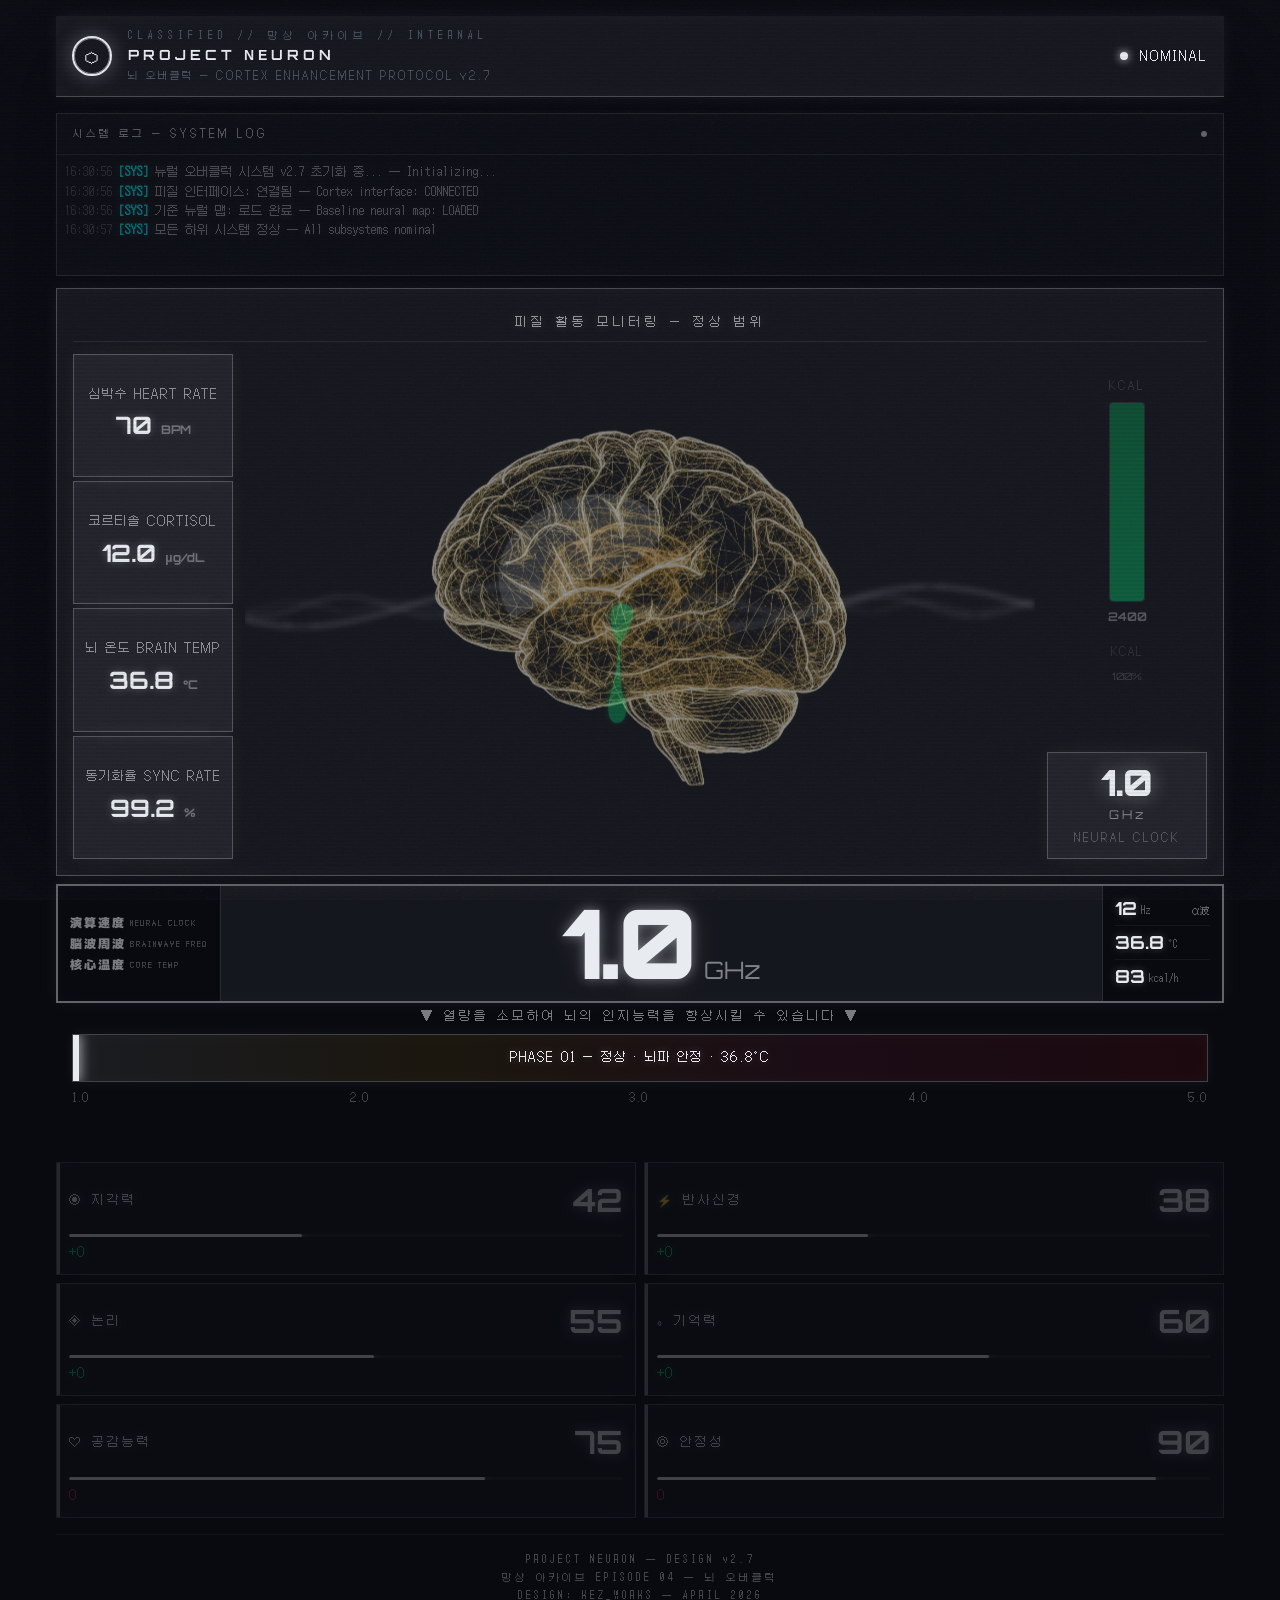
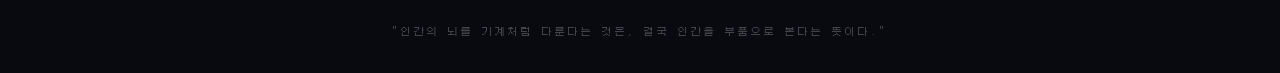
<file: index.html>
<!DOCTYPE html>
<html lang="ko">
<head>
<meta charset="UTF-8">
<meta name="viewport" content="width=device-width, initial-scale=1.0">
<title>NEURAL OVERCLOCK SYSTEM</title>
<link rel="stylesheet" href="css/variables.css">
<link rel="stylesheet" href="css/layout.css">
<link rel="stylesheet" href="css/components.css">
<link rel="stylesheet" href="css/animations.css">
</head>
<body data-phase="standard">
  <!-- CRT Grain Overlay -->
  <div class="grain-overlay"></div>
  <div class="glitch-overlay"></div>

  <!-- Warning background flood -->
  <div class="warning-bg-flood" id="warningBgFlood">
    <div class="warning-bg-scroll" id="warningBgScroll"></div>
  </div>
  <div class="red-flash-overlay"></div>
  <div class="h-glitch"></div>
  <div class="blackout-overlay" id="blackoutOverlay"></div>

  <!-- Reboot overlay -->
  <div class="reboot-overlay" id="rebootOverlay">
    <div class="reboot-text" id="rebootText">SYSTEM REBOOTING...</div>
    <div class="reboot-progress-bar" id="rebootProgressBar">
      <div class="reboot-progress-fill" id="rebootProgressFill"></div>
    </div>
  </div>

  <!-- Calorie Overclock Banner -->
  <div class="overclock-banner" id="overclockBanner">
    <div class="overclock-banner-text">CALORIE OVERCLOCK</div>
    <div class="overclock-banner-sub">뇌 에너지 과소모 — 체지방 강제 연소 중</div>
    <div class="weight-loss-ticker" id="weightLossTicker">LOSING WEIGHT... 0g</div>
  </div>

  <!-- Tier 3 Fullscreen Alert -->
  <div class="tier3-alert" id="tier3Alert">
    <div class="tier3-text-en" id="tier3En">대사 한계 돌파</div>
    <div class="tier3-text-cjk" id="tier3Cjk">代謝限界突破</div>
    <div class="tier3-sub" id="tier3Sub">하루치 열량을 1시간 만에 전부 소진합니다</div>
  </div>

  <!-- Emergency Cooldown Button -->
  <div class="emergency-cooldown-container" id="emergencyCooldownContainer">
    <button class="emergency-cooldown-btn" id="emergencyCooldownBtn" aria-label="긴급 냉각 — 뇌 온도 강제 감소">
      EMERGENCY COOLDOWN
      <span class="btn-cjk">緊急冷却</span>
    </button>
  </div>

  <main class="main-container">
    <!-- Header -->
    <header class="header">
      <div class="header-left">
        <div class="system-icon">
          <div class="pulse-ring"></div>
        </div>
        <div>
          <div class="classification">CLASSIFIED // 망상 아카이브 // INTERNAL</div>
          <h1 class="system-title">PROJECT ΝΕURON</h1>
          <div class="system-subtitle">뇌 오버클럭 — CORTEX ENHANCEMENT PROTOCOL v2.7</div>
        </div>
      </div>
      <div class="header-status">
        <div class="status-dot" id="statusDot" role="status" aria-label="시스템 상태 표시"></div>
        <span class="status-label" id="statusLabel">ONLINE</span>
      </div>
    </header>

    <!-- System Log (상단 배치 — 배너에 의해 가려지는 역할) -->
    <section class="log-section">
      <div class="log-header">
        <span>시스템 로그 &mdash; SYSTEM LOG</span>
        <div class="log-header-actions">
          <div class="log-dot" id="logDot" style="background: #e8ecf0;" role="status" aria-label="로그 활동 표시"></div>
        </div>
      </div>
      <div class="log-body" id="logBody"></div>
    </section>

    <!-- Brain Visualization + Biometrics + Calorie Gauge -->
    <section class="brain-section">
      <div class="brain-section-title" id="brainTitle">피질 활동 모니터링 — 정상 범위</div>
      <div class="brain-section-inner">
      <div class="bio-panel" id="biometrics"></div>
      <div class="brain-svg-container" id="brainSvgContainer">
        <canvas class="neural-canvas-bg" id="neuralCanvas"></canvas>
        <svg xmlns="http://www.w3.org/2000/svg" viewBox="0 0 400 320" width="400" height="320" role="img" aria-label="Human brain lateral view - neural overclock diagram">
<defs>
  <filter id="glow-cyan" x="-50%" y="-50%" width="200%" height="200%">
    <feGaussianBlur stdDeviation="4" result="blur"/>
    <feMerge><feMergeNode in="blur"/><feMergeNode in="SourceGraphic"/></feMerge>
  </filter>
  <filter id="glow-amber" x="-50%" y="-50%" width="200%" height="200%">
    <feGaussianBlur stdDeviation="6" result="blur"/>
    <feFlood flood-color="#ffae00" flood-opacity="0.3" result="color"/>
    <feComposite in="color" in2="blur" operator="in" result="colorBlur"/>
    <feMerge><feMergeNode in="colorBlur"/><feMergeNode in="SourceGraphic"/></feMerge>
  </filter>
  <filter id="glow-red" x="-50%" y="-50%" width="200%" height="200%">
    <feGaussianBlur stdDeviation="8" result="blur"/>
    <feFlood flood-color="#ff0040" flood-opacity="0.4" result="color"/>
    <feComposite in="color" in2="blur" operator="in" result="colorBlur"/>
    <feMerge><feMergeNode in="colorBlur"/><feMergeNode in="SourceGraphic"/></feMerge>
  </filter>
  <filter id="glitch-distort">
    <feTurbulence type="turbulence" baseFrequency="0.05" numOctaves="2" result="turbulence"/>
    <feDisplacementMap in="SourceGraphic" in2="turbulence" scale="3"/>
  </filter>
</defs>
<style>
  .brain-region { fill: rgba(232, 236, 240, 0.05); stroke: rgba(232, 236, 240, 0.3); stroke-width: 1.5; transition: all 0.5s ease; cursor: default; }
  .brain-region:hover { fill: rgba(232, 236, 240, 0.15); stroke: rgba(232, 236, 240, 0.8); }
  .brain-label { font-family: 'JetBrains Mono', monospace; font-size: 8px; fill: rgba(232, 236, 240, 0.4); pointer-events: none; }
  .brain-outline { fill: none; stroke: rgba(232, 236, 240, 0.15); stroke-width: 0.5; }
  .brain-detail { fill: none; stroke: rgba(232, 236, 240, 0.1); stroke-width: 0.5; }
  #brain-brainstem { stroke: rgba(0, 255, 136, 0.3); fill: rgba(0, 255, 136, 0.04); }
  #brain-brainstem:hover { fill: rgba(0, 255, 136, 0.12); stroke: rgba(0, 255, 136, 0.8); }
</style>
<path id="brain-frontal" class="brain-region" d="M 72,162 C 62,148 56,130 60,108 C 64,86 80,68 100,56 C 118,44 142,38 162,38 C 182,38 202,44 214,56 C 220,62 222,72 218,82 C 214,92 206,98 198,104 C 188,110 178,114 166,118 C 154,122 142,124 132,128 C 120,132 110,138 100,146 C 90,152 80,158 72,162 Z"/>
<text class="brain-label" x="108" y="78">전두엽</text>
<path id="brain-parietal" class="brain-region" d="M 218,82 C 224,72 230,64 238,62 C 252,58 268,64 278,76 C 286,86 288,100 284,114 C 280,128 270,140 258,148 C 248,154 238,158 226,158 C 216,158 208,154 202,148 C 196,142 194,134 196,124 C 198,114 204,106 210,100 C 214,96 216,90 218,82 Z"/>
<text class="brain-label" x="238" y="96">두정엽</text>
<path id="brain-temporal" class="brain-region" d="M 72,162 C 80,158 90,152 100,146 C 110,138 120,132 132,128 C 142,124 154,122 166,118 C 176,116 186,116 196,118 C 204,120 210,126 210,134 C 210,142 206,150 200,156 C 192,164 182,170 170,174 C 158,178 146,180 134,180 C 120,180 106,178 94,174 C 84,170 76,168 72,162 Z"/>
<text class="brain-label" x="120" y="168">측두엽</text>
<path id="brain-occipital" class="brain-region" d="M 258,148 C 270,140 280,128 284,114 C 288,100 286,86 278,76 C 288,80 298,90 304,104 C 310,118 310,136 304,150 C 298,164 286,172 274,174 C 264,176 254,172 248,164 C 244,158 244,152 248,146 C 252,142 256,144 258,148 Z"/>
<text class="brain-label" x="272" y="148">후두엽</text>
<path id="brain-cerebellum" class="brain-region" d="M 212,192 C 216,182 224,176 234,174 C 244,172 256,174 268,178 C 278,182 286,190 288,200 C 290,210 286,220 278,226 C 270,232 258,234 246,232 C 234,230 224,224 218,216 C 213,210 210,202 212,192 Z"/>
<path class="brain-outline" d="M 220,188 C 232,185 246,185 258,188"/><path class="brain-outline" d="M 217,195 C 230,192 248,192 262,196"/><path class="brain-outline" d="M 216,202 C 230,199 250,199 264,204"/><path class="brain-outline" d="M 217,210 C 230,207 250,207 263,212"/><path class="brain-outline" d="M 220,218 C 232,215 250,215 261,220"/><path class="brain-outline" d="M 226,226 C 237,223 252,223 260,227"/>
<text class="brain-label" x="228" y="252">소뇌</text>
<path id="brain-hippocampus" class="brain-region" d="M 152,148 C 148,144 146,138 148,133 C 150,128 156,125 162,126 C 168,127 172,132 172,138 C 172,144 168,150 162,152 C 158,154 154,152 152,148 Z"/>
<text class="brain-label" x="174" y="142">해마</text>
<path id="brain-brainstem" class="brain-region" d="M 180,188 C 184,180 188,174 190,168 C 193,162 194,158 192,154 C 190,150 186,148 182,148 C 178,148 174,150 172,154 C 170,158 170,164 172,170 C 174,176 176,182 178,188 C 178,196 178,206 176,216 C 174,224 172,232 170,240 C 168,248 168,256 170,262 C 172,266 176,268 180,266 C 184,264 186,260 186,254 C 186,248 184,242 182,236 C 180,228 180,220 180,212 C 180,204 180,196 180,188 Z"/>
<text class="brain-label" x="188" y="230">뇌간</text>
<path class="brain-detail" d="M 218,82 C 214,90 212,98 212,106 C 212,114 214,122 216,130 C 218,138 220,146 218,154"/>
<path class="brain-detail" d="M 78,164 C 92,156 108,150 126,146 C 144,142 162,140 180,140 C 196,140 210,142 218,148 C 224,152 226,158 224,164"/>
<path class="brain-detail" d="M 258,148 C 256,138 256,126 258,116 C 260,108 264,102 268,98"/>
<path class="brain-detail" d="M 82,174 C 96,170 112,168 130,168 C 148,168 164,170 180,172 C 196,174 208,176 214,180"/>
<path class="brain-detail" d="M 86,132 C 96,126 108,122 120,120 C 132,118 144,118 154,120"/>
<path class="brain-detail" d="M 100,96 C 112,90 126,86 142,84 C 156,82 170,82 182,86 C 192,90 200,96 204,104"/>
<path class="brain-detail" d="M 200,106 C 202,118 202,130 200,142 C 198,152 196,160 194,166"/>
<path class="brain-detail" d="M 228,90 C 232,100 234,112 232,124 C 230,134 226,144 222,152"/>
<path class="brain-detail" d="M 244,104 C 250,112 256,122 258,134 C 260,144 258,152 254,158"/>
<path class="brain-detail" d="M 86,184 C 100,182 116,181 132,181 C 148,181 162,182 176,184"/>
<path class="brain-detail" d="M 290,100 C 296,112 300,126 298,140 C 296,152 290,162 282,168"/>
<path class="brain-detail" d="M 298,108 C 304,120 306,136 302,150 C 298,162 290,170 280,174"/>
<path class="brain-outline" d="M 182,196 C 192,198 202,196 212,194"/>
</svg>
      </div>
      <div class="right-panel">
        <div class="calorie-gauge" id="calorieGauge">
          <div class="calorie-label">KCAL</div>
          <div class="calorie-bar-outer">
            <div class="calorie-bar-fill" id="calorieBarFill" style="height: 100%"></div>
          </div>
          <div class="calorie-value" id="calorieValue">2400</div>
          <div class="calorie-kcal">KCAL</div>
          <div class="calorie-percent" id="caloriePercent">100%</div>
          <button class="feed-btn" id="feedBtn" aria-label="영양 보충 — 400 kcal 복원">영양 보충</button>
        </div>
        <div class="clock-side-display">
          <div class="clock-side-value glitch-text" id="clockSideDisplay">1.0</div>
          <div class="clock-side-unit">GHz</div>
          <div class="clock-side-label">NEURAL CLOCK</div>
        </div>
      </div>
      </div>
    </section>

    <!-- Clock Display — Eva-style dense panel -->
    <section class="clock-panel">
      <div class="clock-panel-inner">
        <!-- Left: labels stacked tight -->
        <div class="clock-labels">
          <div class="clock-label-row">
            <span class="clock-label-tag">演算速度</span>
            <span class="clock-label-en">NEURAL CLOCK</span>
          </div>
          <div class="clock-label-row">
            <span class="clock-label-tag">脳波周波</span>
            <span class="clock-label-en">BRAINWAVE FREQ</span>
          </div>
          <div class="clock-label-row">
            <span class="clock-label-tag">核心温度</span>
            <span class="clock-label-en">CORE TEMP</span>
          </div>
        </div>
        <!-- Center: massive clock value -->
        <div class="clock-main">
          <div class="clock-main-value glitch-text" id="clockDisplay">1.0</div>
          <div class="clock-main-unit">GHz</div>
        </div>
        <!-- Right: sub-values stacked -->
        <div class="clock-sub-values">
          <div class="clock-sub-row">
            <span class="clock-sub-val" id="clockWaveHz">12</span>
            <span class="clock-sub-unit">Hz</span>
            <span class="clock-sub-type" id="clockWaveType">α波</span>
          </div>
          <div class="clock-sub-row">
            <span class="clock-sub-val" id="clockCoreTemp">36.8</span>
            <span class="clock-sub-unit">°C</span>
          </div>
          <div class="clock-sub-row">
            <span class="clock-sub-val" id="clockBurnRate">83</span>
            <span class="clock-sub-unit">kcal/h</span>
          </div>
        </div>
      </div>
    </section>

    <!-- Unified Slider + Phase Display -->
    <section class="slider-section">
      <div class="slider-hint" id="sliderHint">▼ 열량을 소모하여 뇌의 인지능력을 향상시킬 수 있습니다 ▼</div>
      <div class="unified-slider">
        <div class="slider-gradient-bg"></div>
        <div class="slider-fill" id="sliderFill" style="width: 0%"></div>
        <div class="slider-phase-label" id="sliderPhaseLabel">PHASE 01 — 정상 · 뇌파 안정 · 36.8°C</div>
        <input type="range" id="clockSlider" min="10" max="50" value="10" step="1">
      </div>
      <div class="slider-markers">
        <span>1.0</span>
        <span>2.0</span>
        <span>3.0</span>
        <span>4.0</span>
        <span>5.0</span>
      </div>
    </section>

    <!-- Tier 2 Warning Banners -->
    <div id="tier2Banners">
      <div class="tier2-banner amber" id="banner-caloric">⚠ 뇌가 1시간에 달리기 5km 분량의 열량을 소모하고 있습니다 — 熱暴走 ⚠</div>
      <div class="tier2-banner amber" id="banner-empathy">⚠ 타인의 감정을 이해하는 능력이 소실되고 있습니다 — 共感機能低下 ⚠</div>
      <div class="tier2-banner red" id="banner-thermal">⚠ 뇌 온도 40°C 돌파 — 42°C에서 뇌 단백질이 변성됩니다 — 熱限界超過 ⚠</div>
    </div>

    <!-- SHUTDOWN Button -->
    <div class="shutdown-btn-container" id="shutdownContainer">
      <div class="shutdown-btn-glow">
        <button class="shutdown-btn" id="shutdownBtn" aria-label="긴급 정지 — 뇌 클럭 강제 감속">긴급 정지 — 뇌 클럭 강제 감속</button>
      </div>
    </div>

    <!-- Warning Ticker -->
    <div class="warning-ticker" id="warningTicker">
      <div class="warning-ticker-inner" id="tickerInner">
        <div class="ticker-messages" id="tickerMessages"></div>
      </div>
    </div>

    <!-- Stats Grid -->
    <section class="stats-grid" id="statsGrid"></section>



    <footer class="footer">
      PROJECT ΝΕURON — DESIGN v2.7<br>
      망상 아카이브 EPISODE 04 — 뇌 오버클럭<br>
      DESIGN: KEZ_WORKS — APRIL 2026<br><br>
      "인간의 뇌를 기계처럼 다룬다는 것은, 결국 인간을 부품으로 본다는 뜻이다."
    </footer>
  </main>

<script type="module" src="js/main.js"></script>
</body>
</html>
</file>
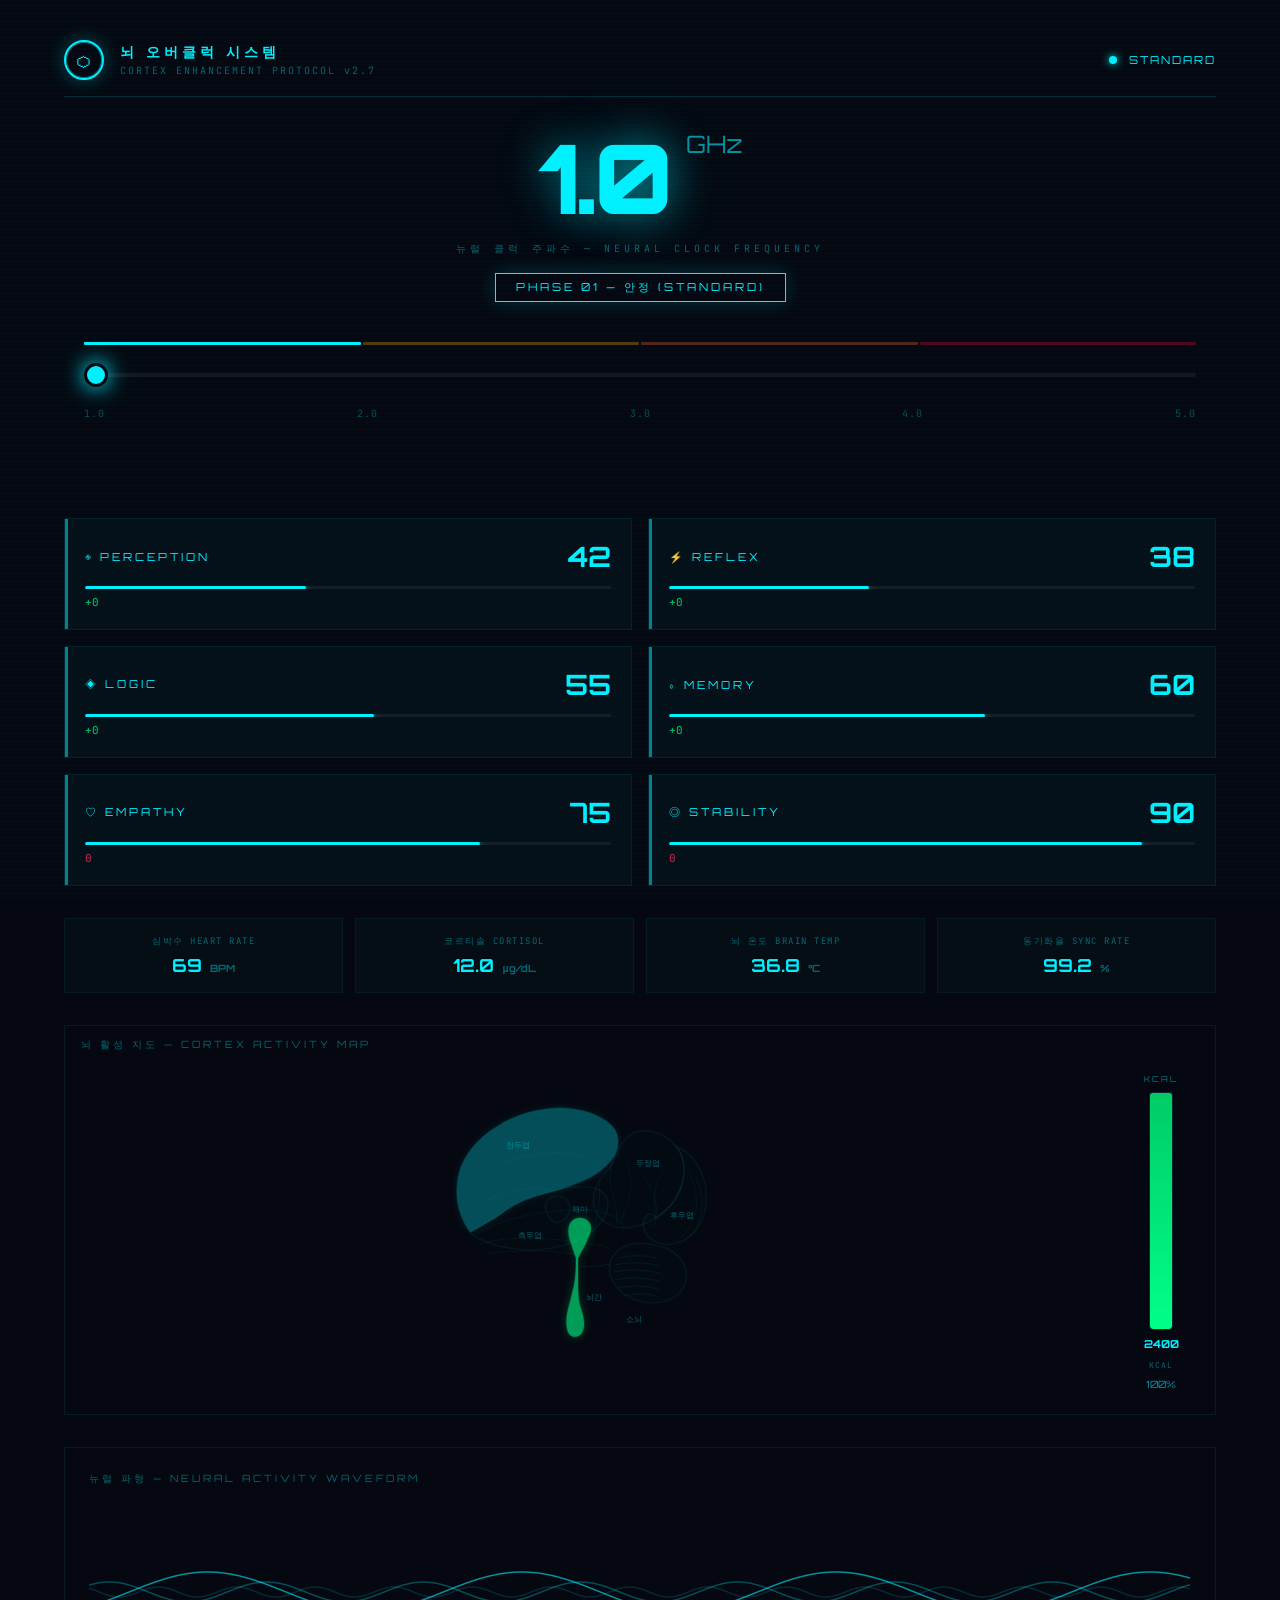
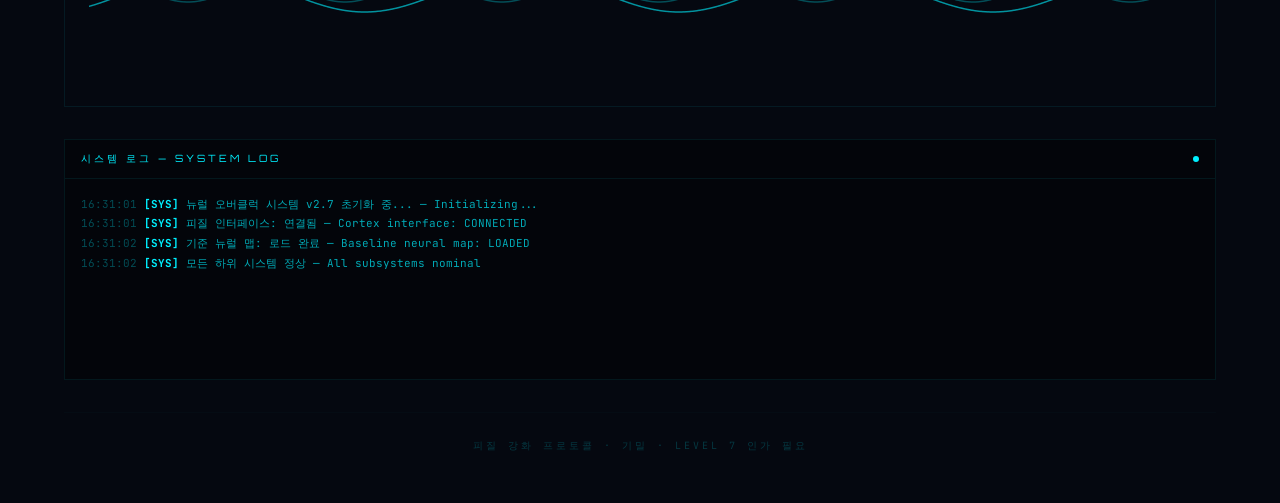
<file: brain-overclock.html>
<!DOCTYPE html>
<html lang="ko">
<head>
<meta charset="UTF-8">
<meta name="viewport" content="width=device-width, initial-scale=1.0">
<title>NEURAL OVERCLOCK SYSTEM</title>
<style>
  @import url('https://fonts.googleapis.com/css2?family=JetBrains+Mono:wght@300;400;500;700&family=Orbitron:wght@400;500;700;900&display=swap');

  :root {
    --primary: #00f0ff;
    --secondary: #0a0e1a;
    --accent: #00f0ff;
    --accent-rgb: 0, 240, 255;
    --warning: #ffae00;
    --danger: #ff2a5e;
    --critical: #ff0040;
    --bg: #050810;
    --glow: 0 0 20px rgba(0, 240, 255, 0.3);
    --clock: 1.0;
  }

  * { margin: 0; padding: 0; box-sizing: border-box; }

  body {
    font-family: 'JetBrains Mono', monospace;
    background: var(--bg);
    color: var(--accent);
    min-height: 100vh;
    overflow-x: hidden;
    position: relative;
  }

  /* Scanline overlay */
  body::before {
    content: '';
    position: fixed;
    top: 0; left: 0; right: 0; bottom: 0;
    background: repeating-linear-gradient(
      0deg,
      transparent,
      transparent 2px,
      rgba(0, 240, 255, 0.015) 2px,
      rgba(0, 240, 255, 0.015) 4px
    );
    pointer-events: none;
    z-index: 1000;
  }

  /* ── Glitch overlay ── */
  .glitch-overlay {
    position: fixed;
    top: 0; left: 0; right: 0; bottom: 0;
    pointer-events: none;
    z-index: 999;
    opacity: 0;
    transition: opacity 0.3s;
  }

  body[data-phase="critical"] .glitch-overlay {
    opacity: 1;
    animation: glitchFlicker 0.15s infinite;
  }

  body[data-phase="overdrive"] .glitch-overlay {
    opacity: 0.4;
    animation: glitchFlicker 0.3s infinite;
  }

  @keyframes glitchFlicker {
    0% { background: transparent; }
    5% { background: rgba(255, 0, 64, 0.03); transform: translate(2px, 0); }
    10% { background: transparent; transform: translate(-1px, 0); }
    15% { background: rgba(0, 240, 255, 0.02); transform: translate(0, 1px); }
    20% { background: transparent; transform: translate(0); }
    80% { background: transparent; }
    85% { background: rgba(255, 42, 94, 0.04); transform: translate(-2px, 0); }
    90% { background: transparent; transform: translate(1px, -1px); }
    100% { background: transparent; transform: translate(0); }
  }

  /* ── Red flash overlay (Improvement #1) ── */
  .red-flash-overlay {
    position: fixed;
    top: 0; left: 0; right: 0; bottom: 0;
    background: radial-gradient(ellipse at center, rgba(255, 0, 40, 0.6) 0%, rgba(255, 0, 40, 0.3) 50%, transparent 80%);
    pointer-events: none;
    z-index: 997;
    opacity: 0;
    transition: opacity 0.05s;
  }

  body[data-phase="overdrive"] .red-flash-overlay {
    animation: redFlashOD 0.5s ease-in-out infinite;
  }

  body[data-phase="critical"] .red-flash-overlay {
    animation: redFlashCR 0.15s ease-in-out infinite;
  }

  @keyframes redFlashOD {
    0%, 100% { opacity: 0; }
    50% { opacity: 0.08; }
  }

  @keyframes redFlashCR {
    0%, 100% { opacity: 0.1; }
    50% { opacity: 0.2; }
  }

  /* ── Screen shake (enhanced for CRITICAL) ── */
  body[data-phase="critical"] .main-container {
    animation: screenShake 0.1s infinite;
  }

  body[data-phase="overdrive"] .main-container {
    animation: screenShakeMild 0.15s infinite;
  }

  @keyframes screenShake {
    0% { transform: translate(0); }
    25% { transform: translate(3px, -4px); }
    50% { transform: translate(-4px, 3px); }
    75% { transform: translate(3px, 0); }
    100% { transform: translate(0); }
  }

  @keyframes screenShakeMild {
    0% { transform: translate(0); }
    25% { transform: translate(1px, -1px); }
    50% { transform: translate(-1px, 1px); }
    75% { transform: translate(1px, 0); }
    100% { transform: translate(0); }
  }

  /* VHS noise for critical */
  body[data-phase="critical"]::after {
    content: '';
    position: fixed;
    top: -50%; left: -50%;
    width: 200%; height: 200%;
    background: url("data:image/svg+xml,%3Csvg viewBox='0 0 256 256' xmlns='http://www.w3.org/2000/svg'%3E%3Cfilter id='n'%3E%3CfeTurbulence type='fractalNoise' baseFrequency='0.9' numOctaves='4' stitchTiles='stitch'/%3E%3C/filter%3E%3Crect width='100%25' height='100%25' filter='url(%23n)' opacity='0.03'/%3E%3C/svg%3E");
    pointer-events: none;
    z-index: 998;
    animation: noiseMove 0.5s steps(10) infinite;
  }

  @keyframes noiseMove {
    0% { transform: translate(0, 0); }
    100% { transform: translate(-10%, -10%); }
  }

  .main-container {
    max-width: 1200px;
    margin: 0 auto;
    padding: 24px;
    position: relative;
    z-index: 1;
  }

  /* ── Header ── */
  .header {
    display: flex;
    justify-content: space-between;
    align-items: center;
    padding: 16px 0;
    border-bottom: 1px solid rgba(var(--accent-rgb), 0.15);
    margin-bottom: 32px;
  }

  .header-left {
    display: flex;
    align-items: center;
    gap: 16px;
  }

  .system-icon {
    width: 40px;
    height: 40px;
    border: 2px solid var(--accent);
    border-radius: 50%;
    display: flex;
    align-items: center;
    justify-content: center;
    position: relative;
    box-shadow: var(--glow);
  }

  .system-icon::before {
    content: '\2B21';
    font-size: 18px;
    color: var(--accent);
  }

  .system-icon .pulse-ring {
    position: absolute;
    width: 100%;
    height: 100%;
    border: 1px solid var(--accent);
    border-radius: 50%;
    animation: pulse 2s ease-out infinite;
    opacity: 0.5;
  }

  @keyframes pulse {
    0% { transform: scale(1); opacity: 0.5; }
    100% { transform: scale(1.8); opacity: 0; }
  }

  .system-title {
    font-family: 'Orbitron', sans-serif;
    font-size: 14px;
    font-weight: 700;
    letter-spacing: 4px;
    text-transform: uppercase;
  }

  .system-subtitle {
    font-size: 10px;
    color: rgba(var(--accent-rgb), 0.4);
    letter-spacing: 2px;
    margin-top: 2px;
  }

  .header-status {
    display: flex;
    align-items: center;
    gap: 12px;
    font-size: 11px;
  }

  .status-dot {
    width: 8px;
    height: 8px;
    border-radius: 50%;
    background: var(--accent);
    box-shadow: 0 0 8px var(--accent);
    animation: statusBlink 2s ease-in-out infinite;
  }

  @keyframes statusBlink {
    0%, 100% { opacity: 1; }
    50% { opacity: 0.4; }
  }

  .status-label {
    font-family: 'Orbitron', sans-serif;
    font-size: 11px;
    letter-spacing: 2px;
  }

  /* ── Clock display ── */
  .clock-section {
    text-align: center;
    margin-bottom: 40px;
  }

  .clock-value-container {
    position: relative;
    display: inline-block;
    margin-bottom: 8px;
  }

  .clock-value {
    font-family: 'Orbitron', sans-serif;
    font-size: 96px;
    font-weight: 900;
    letter-spacing: -2px;
    line-height: 1;
    color: var(--accent);
    text-shadow: 0 0 40px rgba(var(--accent-rgb), 0.5), 0 0 80px rgba(var(--accent-rgb), 0.2);
    transition: text-shadow 0.15s;
  }

  .clock-unit {
    font-family: 'Orbitron', sans-serif;
    font-size: 24px;
    font-weight: 400;
    vertical-align: top;
    margin-left: 4px;
    opacity: 0.6;
  }

  .clock-label {
    font-size: 10px;
    letter-spacing: 4px;
    text-transform: uppercase;
    opacity: 0.4;
    margin-top: 8px;
    line-height: 1.6;
  }

  .phase-badge {
    display: inline-block;
    padding: 6px 20px;
    border: 1px solid var(--accent);
    font-family: 'Orbitron', sans-serif;
    font-size: 11px;
    letter-spacing: 3px;
    margin-top: 16px;
    transition: all 0.3s;
    box-shadow: var(--glow);
  }

  /* ── Slider ── */
  .slider-section {
    margin-bottom: 24px;
    padding: 0 20px;
  }

  .slider-track {
    position: relative;
    height: 48px;
    display: flex;
    align-items: center;
  }

  .slider-bg {
    position: absolute;
    width: 100%;
    height: 4px;
    background: rgba(255, 255, 255, 0.06);
    border-radius: 2px;
    overflow: hidden;
  }

  .slider-fill {
    height: 100%;
    background: var(--accent);
    border-radius: 2px;
    transition: background 0.15s;
    box-shadow: 0 0 12px var(--accent);
  }

  input[type="range"] {
    -webkit-appearance: none;
    appearance: none;
    width: 100%;
    height: 48px;
    background: transparent;
    cursor: pointer;
    position: relative;
    z-index: 2;
  }

  input[type="range"]:disabled {
    cursor: not-allowed;
    opacity: 0.5;
  }

  input[type="range"]::-webkit-slider-thumb {
    -webkit-appearance: none;
    width: 24px;
    height: 24px;
    border-radius: 50%;
    background: var(--accent);
    border: 3px solid var(--bg);
    box-shadow: 0 0 20px var(--accent), 0 0 40px rgba(var(--accent-rgb), 0.3);
    cursor: grab;
    transition: background 0.15s, box-shadow 0.15s;
  }

  input[type="range"]::-webkit-slider-thumb:active {
    cursor: grabbing;
    transform: scale(1.2);
  }

  .slider-markers {
    display: flex;
    justify-content: space-between;
    padding: 8px 0;
    font-size: 10px;
    opacity: 0.3;
    letter-spacing: 1px;
  }

  /* Phase zones */
  .phase-zones {
    display: flex;
    gap: 2px;
    margin-bottom: 6px;
    height: 3px;
  }

  .phase-zone {
    flex: 1;
    border-radius: 1px;
    opacity: 0.3;
    transition: opacity 0.3s;
  }

  .phase-zone.active { opacity: 1; }
  .phase-zone.standard { background: #00f0ff; }
  .phase-zone.enhanced { background: #ffae00; }
  .phase-zone.overdrive { background: #ff6b35; }
  .phase-zone.critical { background: #ff0040; }

  /* ── SHUTDOWN button (Improvement #5) ── */
  .shutdown-btn-container {
    text-align: center;
    margin-bottom: 32px;
    height: 0;
    overflow: hidden;
    transition: height 0.4s ease, opacity 0.4s ease;
    opacity: 0;
  }

  .shutdown-btn-container.visible {
    height: 64px;
    opacity: 1;
  }

  .shutdown-btn {
    font-family: 'Orbitron', sans-serif;
    font-size: 14px;
    font-weight: 700;
    letter-spacing: 6px;
    text-transform: uppercase;
    background: transparent;
    color: #ff0040;
    border: 2px solid #ff0040;
    padding: 14px 48px;
    cursor: pointer;
    position: relative;
    transition: all 0.2s;
    box-shadow: 0 0 20px rgba(255, 0, 64, 0.3), inset 0 0 20px rgba(255, 0, 64, 0.05);
    animation: shutdownPulse 1.5s ease-in-out infinite;
  }

  .shutdown-btn:hover {
    background: rgba(255, 0, 64, 0.15);
    box-shadow: 0 0 40px rgba(255, 0, 64, 0.5), inset 0 0 30px rgba(255, 0, 64, 0.1);
  }

  @keyframes shutdownPulse {
    0%, 100% { box-shadow: 0 0 20px rgba(255, 0, 64, 0.3), inset 0 0 20px rgba(255, 0, 64, 0.05); }
    50% { box-shadow: 0 0 40px rgba(255, 0, 64, 0.6), inset 0 0 30px rgba(255, 0, 64, 0.1); }
  }

  body[data-phase="critical"] .shutdown-btn {
    animation: shutdownFlicker 0.2s infinite;
  }

  @keyframes shutdownFlicker {
    0% { opacity: 1; }
    30% { opacity: 0.4; }
    50% { opacity: 1; }
    70% { opacity: 0.6; }
    100% { opacity: 1; }
  }

  /* ── Warning ticker (Improvement #2) ── */
  .warning-ticker {
    margin-bottom: 32px;
    padding: 0;
    background: rgba(255, 42, 94, 0.04);
    border: 1px solid rgba(255, 42, 94, 0.12);
    height: 0;
    overflow: hidden;
    opacity: 0;
    transition: height 0.5s ease, opacity 0.5s ease;
    position: relative;
  }

  .warning-ticker.visible {
    height: 120px;
    opacity: 1;
  }

  .warning-ticker-inner {
    padding: 8px 16px;
    position: relative;
    height: 100%;
    overflow: hidden;
  }

  .warning-ticker-inner::before {
    content: '';
    position: absolute;
    top: 0; left: 0; right: 0;
    height: 24px;
    background: linear-gradient(to bottom, rgba(5, 8, 16, 0.9), transparent);
    z-index: 2;
    pointer-events: none;
  }

  .warning-ticker-inner::after {
    content: '';
    position: absolute;
    bottom: 0; left: 0; right: 0;
    height: 24px;
    background: linear-gradient(to top, rgba(5, 8, 16, 0.9), transparent);
    z-index: 2;
    pointer-events: none;
  }

  .ticker-messages {
    display: flex;
    flex-direction: column;
    gap: 6px;
    transition: transform 0.4s ease;
  }

  .ticker-line {
    font-size: 11px;
    letter-spacing: 1px;
    color: rgba(255, 42, 94, 0.9);
    white-space: nowrap;
    overflow: hidden;
    min-height: 18px;
    line-height: 18px;
    padding-left: 4px;
    border-left: 2px solid rgba(255, 42, 94, 0.3);
    opacity: 0;
    transform: translateY(8px);
    transition: opacity 0.3s, transform 0.3s;
  }

  .ticker-line.active {
    opacity: 1;
    transform: translateY(0);
  }

  .ticker-line.fading {
    opacity: 0.3;
    transform: translateY(-4px);
  }

  .ticker-cursor {
    display: inline-block;
    width: 6px;
    height: 12px;
    background: rgba(255, 42, 94, 0.7);
    margin-left: 2px;
    animation: cursorBlink 0.5s step-end infinite;
    vertical-align: middle;
  }

  @keyframes cursorBlink {
    0%, 100% { opacity: 1; }
    50% { opacity: 0; }
  }

  /* ── Stats grid ── */
  .stats-grid {
    display: grid;
    grid-template-columns: 1fr 1fr;
    gap: 16px;
    margin-bottom: 32px;
  }

  .stat-card {
    background: rgba(var(--accent-rgb), 0.03);
    border: 1px solid rgba(var(--accent-rgb), 0.08);
    padding: 20px;
    position: relative;
    overflow: hidden;
    transition: border-color 0.3s, background 0.3s;
  }

  .stat-card::before {
    content: '';
    position: absolute;
    top: 0;
    left: 0;
    width: 3px;
    height: 100%;
    background: var(--accent);
    opacity: 0.5;
    transition: background 0.3s;
  }

  .stat-card.negative-warn::before {
    background: var(--danger);
  }

  .stat-card.warning {
    border-color: rgba(255, 42, 94, 0.3);
    background: rgba(255, 42, 94, 0.03);
  }

  .stat-card.warning .stat-name {
    color: var(--danger);
  }

  .stat-header {
    display: flex;
    justify-content: space-between;
    align-items: center;
    margin-bottom: 12px;
  }

  .stat-name {
    font-family: 'Orbitron', sans-serif;
    font-size: 11px;
    letter-spacing: 3px;
    text-transform: uppercase;
    transition: color 0.3s;
  }

  .stat-value {
    font-family: 'Orbitron', sans-serif;
    font-size: 28px;
    font-weight: 700;
    transition: color 0.3s;
  }

  .stat-bar-bg {
    width: 100%;
    height: 3px;
    background: rgba(255, 255, 255, 0.06);
    border-radius: 2px;
    overflow: hidden;
    margin-top: 8px;
  }

  .stat-bar-fill {
    height: 100%;
    border-radius: 2px;
    transition: width 0.6s ease, background 0.3s;
    box-shadow: 0 0 8px var(--accent);
  }

  .stat-delta {
    font-size: 11px;
    opacity: 0.5;
    margin-top: 6px;
    transition: color 0.3s;
  }

  .stat-delta.positive { color: #00ff88; opacity: 0.8; }
  .stat-delta.negative { color: #ff2a5e; opacity: 0.8; }

  /* ── Biometrics bar ── */
  .biometrics {
    display: grid;
    grid-template-columns: repeat(4, 1fr);
    gap: 12px;
    margin-bottom: 32px;
  }

  .bio-item {
    text-align: center;
    padding: 16px 8px;
    background: rgba(var(--accent-rgb), 0.02);
    border: 1px solid rgba(var(--accent-rgb), 0.06);
    transition: all 0.3s;
  }

  .bio-label {
    font-size: 9px;
    letter-spacing: 1.5px;
    opacity: 0.4;
    text-transform: uppercase;
    margin-bottom: 6px;
    line-height: 1.4;
  }

  .bio-value {
    font-family: 'Orbitron', sans-serif;
    font-size: 18px;
    font-weight: 700;
    transition: color 0.3s;
  }

  .bio-unit {
    font-size: 10px;
    opacity: 0.4;
    margin-left: 2px;
  }

  /* ── Brain visualization + Calorie gauge layout ── */
  .brain-section {
    display: flex;
    gap: 24px;
    margin-bottom: 32px;
    border: 1px solid rgba(var(--accent-rgb), 0.08);
    padding: 24px;
    position: relative;
    align-items: stretch;
  }

  .brain-section-title {
    font-family: 'Orbitron', sans-serif;
    font-size: 10px;
    letter-spacing: 3px;
    opacity: 0.4;
    position: absolute;
    top: 12px;
    left: 16px;
  }

  .brain-svg-container {
    flex: 1;
    min-height: 300px;
    display: flex;
    align-items: center;
    justify-content: center;
    padding-top: 20px;
    position: relative;
  }

  .brain-svg-container svg {
    max-width: 100%;
    max-height: 340px;
  }

  /* Brain SVG region animations (Improvement #3) */
  .brain-pulse {
    animation: brainPulse 2s ease-in-out infinite;
  }

  .brain-flicker {
    animation: brainFlicker 0.3s steps(2) infinite;
  }

  .brain-overload {
    animation: brainOverload 0.12s steps(2) infinite;
  }

  .brain-fade {
    animation: brainFade 3s ease-in-out infinite;
  }

  @keyframes brainPulse {
    0%, 100% { opacity: 0.6; }
    50% { opacity: 1; }
  }

  @keyframes brainFlicker {
    0% { opacity: 1; }
    50% { opacity: 0.3; }
    100% { opacity: 0.9; }
  }

  @keyframes brainOverload {
    0% { opacity: 1; filter: brightness(2); }
    50% { opacity: 0.2; filter: brightness(0.5); }
    100% { opacity: 0.8; filter: brightness(1.5); }
  }

  @keyframes brainFade {
    0%, 100% { opacity: 0.3; }
    50% { opacity: 0.1; }
  }

  /* ── Calorie gauge (Improvement #4) ── */
  .calorie-gauge {
    width: 60px;
    display: flex;
    flex-direction: column;
    align-items: center;
    gap: 8px;
    padding-top: 24px;
    flex-shrink: 0;
  }

  .calorie-label {
    font-family: 'Orbitron', sans-serif;
    font-size: 8px;
    letter-spacing: 2px;
    opacity: 0.5;
    text-align: center;
    writing-mode: horizontal-tb;
  }

  .calorie-bar-outer {
    width: 24px;
    flex: 1;
    min-height: 200px;
    background: rgba(255, 255, 255, 0.04);
    border: 1px solid rgba(var(--accent-rgb), 0.1);
    border-radius: 4px;
    position: relative;
    overflow: hidden;
  }

  .calorie-bar-fill {
    position: absolute;
    bottom: 0;
    left: 0;
    right: 0;
    background: linear-gradient(to top, #00ff88, #00cc66);
    border-radius: 0 0 3px 3px;
    transition: height 0.1s linear;
  }

  .calorie-bar-fill.yellow {
    background: linear-gradient(to top, #ffae00, #ffcc44);
  }

  .calorie-bar-fill.orange {
    background: linear-gradient(to top, #ff6b35, #ff8855);
  }

  .calorie-bar-fill.red {
    background: linear-gradient(to top, #ff0040, #ff3366);
    box-shadow: 0 0 12px rgba(255, 0, 64, 0.4);
  }

  .calorie-value {
    font-family: 'Orbitron', sans-serif;
    font-size: 11px;
    font-weight: 700;
    text-align: center;
    line-height: 1.2;
  }

  .calorie-kcal {
    font-size: 8px;
    opacity: 0.4;
    letter-spacing: 1px;
  }

  .calorie-percent {
    font-family: 'Orbitron', sans-serif;
    font-size: 10px;
    opacity: 0.6;
  }

  /* ── Neural wave canvas ── */
  .neural-section {
    border: 1px solid rgba(var(--accent-rgb), 0.08);
    padding: 24px;
    margin-bottom: 32px;
    position: relative;
  }

  .neural-title {
    font-family: 'Orbitron', sans-serif;
    font-size: 10px;
    letter-spacing: 3px;
    opacity: 0.4;
    margin-bottom: 16px;
  }

  .neural-canvas {
    width: 100%;
    height: 180px;
    display: block;
  }

  /* ── System Log ── */
  .log-section {
    border: 1px solid rgba(var(--accent-rgb), 0.08);
    background: rgba(0, 0, 0, 0.4);
    margin-bottom: 32px;
  }

  .log-header {
    display: flex;
    justify-content: space-between;
    align-items: center;
    padding: 12px 16px;
    border-bottom: 1px solid rgba(var(--accent-rgb), 0.08);
    font-family: 'Orbitron', sans-serif;
    font-size: 10px;
    letter-spacing: 3px;
  }

  .log-header-actions {
    display: flex;
    gap: 8px;
  }

  .log-dot {
    width: 6px;
    height: 6px;
    border-radius: 50%;
  }

  .log-body {
    padding: 16px;
    height: 200px;
    overflow-y: auto;
    font-size: 11px;
    line-height: 1.8;
    scrollbar-width: thin;
    scrollbar-color: rgba(var(--accent-rgb), 0.2) transparent;
  }

  .log-body::-webkit-scrollbar { width: 4px; }
  .log-body::-webkit-scrollbar-track { background: transparent; }
  .log-body::-webkit-scrollbar-thumb { background: rgba(var(--accent-rgb), 0.2); border-radius: 2px; }

  .log-entry {
    opacity: 0;
    animation: logFadeIn 0.3s ease forwards;
  }

  @keyframes logFadeIn {
    from { opacity: 0; transform: translateY(4px); }
    to { opacity: 1; transform: translateY(0); }
  }

  .log-time { opacity: 0.3; }
  .log-tag { font-weight: 700; }
  .log-tag.sys { color: #00f0ff; }
  .log-tag.warn { color: #ffae00; }
  .log-tag.err { color: #ff2a5e; }
  .log-tag.crit { color: #ff0040; font-weight: 700; }
  .log-msg { opacity: 0.7; }
  .log-msg.warn-msg { color: #ffae00; opacity: 0.9; }
  .log-msg.err-msg { color: #ff2a5e; opacity: 0.9; }
  .log-msg.crit-msg { color: #ff0040; opacity: 1; }

  /* ── Footer ── */
  .footer {
    text-align: center;
    padding: 24px 0;
    border-top: 1px solid rgba(var(--accent-rgb), 0.08);
    font-size: 10px;
    letter-spacing: 3px;
    opacity: 0.2;
    line-height: 1.8;
  }

  /* ── Blackout overlay ── */
  .blackout-overlay {
    position: fixed;
    top: 0; left: 0; right: 0; bottom: 0;
    background: #000;
    z-index: 2000;
    opacity: 0;
    pointer-events: none;
    transition: opacity 0.8s ease;
  }

  .blackout-overlay.active {
    opacity: 1;
    pointer-events: all;
  }

  /* ── Glitch text effect ── */
  .glitch-text {
    position: relative;
  }

  body[data-phase="critical"] .glitch-text {
    animation: textGlitch 0.3s infinite;
  }

  @keyframes textGlitch {
    0% { text-shadow: 0 0 40px rgba(255, 0, 64, 0.5); }
    20% { text-shadow: -2px 0 #ff0040, 2px 0 #00f0ff; }
    40% { text-shadow: 0 0 40px rgba(255, 0, 64, 0.5); }
    60% { text-shadow: 2px 0 #ff0040, -2px 0 #00f0ff; }
    80% { text-shadow: 0 0 40px rgba(255, 0, 64, 0.5); }
    100% { text-shadow: 0 0 40px rgba(255, 0, 64, 0.5); }
  }

  /* Horizontal glitch bar */
  .h-glitch {
    position: fixed;
    left: 0;
    width: 100%;
    height: 2px;
    background: var(--accent);
    opacity: 0;
    pointer-events: none;
    z-index: 1001;
  }

  body[data-phase="critical"] .h-glitch {
    animation: hGlitch 3s infinite;
  }

  @keyframes hGlitch {
    0% { top: 20%; opacity: 0; }
    1% { opacity: 0.6; }
    2% { opacity: 0; }
    40% { top: 60%; opacity: 0; }
    41% { opacity: 0.4; }
    42% { opacity: 0; }
    70% { top: 80%; opacity: 0; }
    71% { opacity: 0.5; }
    72% { opacity: 0; }
    100% { opacity: 0; }
  }

  /* ── Responsive ── */
  @media (max-width: 768px) {
    .stats-grid { grid-template-columns: 1fr; }
    .biometrics { grid-template-columns: repeat(2, 1fr); }
    .clock-value { font-size: 64px; }
    .main-container { padding: 16px; }
    .brain-section { flex-direction: column; }
    .calorie-gauge {
      width: 100%;
      flex-direction: row;
      min-height: auto;
    }
    .calorie-bar-outer {
      width: auto;
      min-height: 24px;
      height: 24px;
      flex: 1;
    }
    .calorie-bar-fill {
      top: 0;
      bottom: 0;
      left: 0;
      right: auto;
      height: 100%;
      width: 100%;
      border-radius: 3px 0 0 3px;
    }
  }
</style>
</head>
<body data-phase="standard">
  <div class="glitch-overlay"></div>
  <div class="red-flash-overlay"></div>
  <div class="h-glitch"></div>
  <div class="blackout-overlay" id="blackoutOverlay"></div>

  <div class="main-container">
    <!-- Header -->
    <header class="header">
      <div class="header-left">
        <div class="system-icon">
          <div class="pulse-ring"></div>
        </div>
        <div>
          <div class="system-title">뇌 오버클럭 시스템</div>
          <div class="system-subtitle">CORTEX ENHANCEMENT PROTOCOL v2.7</div>
        </div>
      </div>
      <div class="header-status">
        <div class="status-dot" id="statusDot"></div>
        <span class="status-label" id="statusLabel">ONLINE</span>
      </div>
    </header>

    <!-- Clock Display -->
    <section class="clock-section">
      <div class="clock-value-container">
        <span class="clock-value glitch-text" id="clockDisplay">1.0</span>
        <span class="clock-unit">GHz</span>
      </div>
      <div class="clock-label">뉴럴 클럭 주파수 &mdash; NEURAL CLOCK FREQUENCY</div>
      <div class="phase-badge" id="phaseBadge">PHASE 01 &mdash; 안정 (STANDARD)</div>
    </section>

    <!-- Slider -->
    <section class="slider-section">
      <div class="phase-zones">
        <div class="phase-zone standard active" id="zone0"></div>
        <div class="phase-zone enhanced" id="zone1"></div>
        <div class="phase-zone overdrive" id="zone2"></div>
        <div class="phase-zone critical" id="zone3"></div>
      </div>
      <div class="slider-track">
        <div class="slider-bg">
          <div class="slider-fill" id="sliderFill" style="width: 0%"></div>
        </div>
        <input type="range" id="clockSlider" min="10" max="50" value="10" step="1">
      </div>
      <div class="slider-markers">
        <span>1.0</span>
        <span>2.0</span>
        <span>3.0</span>
        <span>4.0</span>
        <span>5.0</span>
      </div>
    </section>

    <!-- SHUTDOWN Button (Improvement #5) -->
    <div class="shutdown-btn-container" id="shutdownContainer">
      <button class="shutdown-btn" id="shutdownBtn">SHUTDOWN</button>
    </div>

    <!-- Warning Ticker (Improvement #2) -->
    <div class="warning-ticker" id="warningTicker">
      <div class="warning-ticker-inner" id="tickerInner">
        <div class="ticker-messages" id="tickerMessages"></div>
      </div>
    </div>

    <!-- Stats Grid -->
    <section class="stats-grid" id="statsGrid"></section>

    <!-- Biometrics -->
    <section class="biometrics" id="biometrics"></section>

    <!-- Brain Visualization + Calorie Gauge -->
    <section class="brain-section">
      <div class="brain-section-title">뇌 활성 지도 &mdash; CORTEX ACTIVITY MAP</div>
      <div class="brain-svg-container" id="brainSvgContainer">
        <svg xmlns="http://www.w3.org/2000/svg" viewBox="0 0 400 320" width="400" height="320" role="img" aria-label="Human brain lateral view - neural overclock diagram">

<defs>
  <filter id="glow-cyan" x="-50%" y="-50%" width="200%" height="200%">
    <feGaussianBlur stdDeviation="4" result="blur"/>
    <feMerge><feMergeNode in="blur"/><feMergeNode in="SourceGraphic"/></feMerge>
  </filter>
  <filter id="glow-amber" x="-50%" y="-50%" width="200%" height="200%">
    <feGaussianBlur stdDeviation="6" result="blur"/>
    <feFlood flood-color="#ffae00" flood-opacity="0.3" result="color"/>
    <feComposite in="color" in2="blur" operator="in" result="colorBlur"/>
    <feMerge><feMergeNode in="colorBlur"/><feMergeNode in="SourceGraphic"/></feMerge>
  </filter>
  <filter id="glow-red" x="-50%" y="-50%" width="200%" height="200%">
    <feGaussianBlur stdDeviation="8" result="blur"/>
    <feFlood flood-color="#ff0040" flood-opacity="0.4" result="color"/>
    <feComposite in="color" in2="blur" operator="in" result="colorBlur"/>
    <feMerge><feMergeNode in="colorBlur"/><feMergeNode in="SourceGraphic"/></feMerge>
  </filter>
  <filter id="glitch-distort">
    <feTurbulence type="turbulence" baseFrequency="0.05" numOctaves="2" result="turbulence"/>
    <feDisplacementMap in="SourceGraphic" in2="turbulence" scale="3"/>
  </filter>
</defs>

<style>
  .brain-region {
    fill: rgba(0, 240, 255, 0.05);
    stroke: rgba(0, 240, 255, 0.3);
    stroke-width: 1.5;
    transition: all 0.5s ease;
    cursor: pointer;
  }
  .brain-region:hover {
    fill: rgba(0, 240, 255, 0.15);
    stroke: rgba(0, 240, 255, 0.8);
  }
  .brain-label {
    font-family: 'JetBrains Mono', monospace;
    font-size: 8px;
    fill: rgba(0, 240, 255, 0.4);
    pointer-events: none;
  }
  .brain-outline {
    fill: none;
    stroke: rgba(0, 240, 255, 0.15);
    stroke-width: 0.5;
  }
  .brain-detail {
    fill: none;
    stroke: rgba(0, 240, 255, 0.1);
    stroke-width: 0.5;
  }
  #brain-brainstem {
    stroke: rgba(0, 255, 136, 0.3);
    fill: rgba(0, 255, 136, 0.04);
  }
  #brain-brainstem:hover {
    fill: rgba(0, 255, 136, 0.12);
    stroke: rgba(0, 255, 136, 0.8);
  }
</style>

<!-- FRONTAL LOBE 전두엽 -->
<path id="brain-frontal" class="brain-region"
  d="M 72,162 C 62,148 56,130 60,108 C 64,86 80,68 100,56 C 118,44 142,38 162,38 C 182,38 202,44 214,56 C 220,62 222,72 218,82 C 214,92 206,98 198,104 C 188,110 178,114 166,118 C 154,122 142,124 132,128 C 120,132 110,138 100,146 C 90,152 80,158 72,162 Z"/>
<text class="brain-label" x="108" y="78">전두엽</text>

<!-- PARIETAL LOBE 두정엽 -->
<path id="brain-parietal" class="brain-region"
  d="M 218,82 C 224,72 230,64 238,62 C 252,58 268,64 278,76 C 286,86 288,100 284,114 C 280,128 270,140 258,148 C 248,154 238,158 226,158 C 216,158 208,154 202,148 C 196,142 194,134 196,124 C 198,114 204,106 210,100 C 214,96 216,90 218,82 Z"/>
<text class="brain-label" x="238" y="96">두정엽</text>

<!-- TEMPORAL LOBE 측두엽 -->
<path id="brain-temporal" class="brain-region"
  d="M 72,162 C 80,158 90,152 100,146 C 110,138 120,132 132,128 C 142,124 154,122 166,118 C 176,116 186,116 196,118 C 204,120 210,126 210,134 C 210,142 206,150 200,156 C 192,164 182,170 170,174 C 158,178 146,180 134,180 C 120,180 106,178 94,174 C 84,170 76,168 72,162 Z"/>
<text class="brain-label" x="120" y="168">측두엽</text>

<!-- OCCIPITAL LOBE 후두엽 -->
<path id="brain-occipital" class="brain-region"
  d="M 258,148 C 270,140 280,128 284,114 C 288,100 286,86 278,76 C 288,80 298,90 304,104 C 310,118 310,136 304,150 C 298,164 286,172 274,174 C 264,176 254,172 248,164 C 244,158 244,152 248,146 C 252,142 256,144 258,148 Z"/>
<text class="brain-label" x="272" y="148">후두엽</text>

<!-- CEREBELLUM 소뇌 -->
<path id="brain-cerebellum" class="brain-region"
  d="M 212,192 C 216,182 224,176 234,174 C 244,172 256,174 268,178 C 278,182 286,190 288,200 C 290,210 286,220 278,226 C 270,232 258,234 246,232 C 234,230 224,224 218,216 C 213,210 210,202 212,192 Z"/>
<path class="brain-outline" d="M 220,188 C 232,185 246,185 258,188"/>
<path class="brain-outline" d="M 217,195 C 230,192 248,192 262,196"/>
<path class="brain-outline" d="M 216,202 C 230,199 250,199 264,204"/>
<path class="brain-outline" d="M 217,210 C 230,207 250,207 263,212"/>
<path class="brain-outline" d="M 220,218 C 232,215 250,215 261,220"/>
<path class="brain-outline" d="M 226,226 C 237,223 252,223 260,227"/>
<text class="brain-label" x="228" y="252">소뇌</text>

<!-- HIPPOCAMPUS 해마 -->
<path id="brain-hippocampus" class="brain-region"
  d="M 152,148 C 148,144 146,138 148,133 C 150,128 156,125 162,126 C 168,127 172,132 172,138 C 172,144 168,150 162,152 C 158,154 154,152 152,148 Z"/>
<text class="brain-label" x="174" y="142">해마</text>

<!-- BRAINSTEM 뇌간 -->
<path id="brain-brainstem" class="brain-region"
  d="M 180,188 C 184,180 188,174 190,168 C 193,162 194,158 192,154 C 190,150 186,148 182,148 C 178,148 174,150 172,154 C 170,158 170,164 172,170 C 174,176 176,182 178,188 C 178,196 178,206 176,216 C 174,224 172,232 170,240 C 168,248 168,256 170,262 C 172,266 176,268 180,266 C 184,264 186,260 186,254 C 186,248 184,242 182,236 C 180,228 180,220 180,212 C 180,204 180,196 180,188 Z"/>
<text class="brain-label" x="188" y="230">뇌간</text>

<!-- STRUCTURAL DETAIL LINES -->
<path class="brain-detail" d="M 218,82 C 214,90 212,98 212,106 C 212,114 214,122 216,130 C 218,138 220,146 218,154"/>
<path class="brain-detail" d="M 78,164 C 92,156 108,150 126,146 C 144,142 162,140 180,140 C 196,140 210,142 218,148 C 224,152 226,158 224,164"/>
<path class="brain-detail" d="M 258,148 C 256,138 256,126 258,116 C 260,108 264,102 268,98"/>
<path class="brain-detail" d="M 82,174 C 96,170 112,168 130,168 C 148,168 164,170 180,172 C 196,174 208,176 214,180"/>
<path class="brain-detail" d="M 86,132 C 96,126 108,122 120,120 C 132,118 144,118 154,120"/>
<path class="brain-detail" d="M 100,96 C 112,90 126,86 142,84 C 156,82 170,82 182,86 C 192,90 200,96 204,104"/>
<path class="brain-detail" d="M 200,106 C 202,118 202,130 200,142 C 198,152 196,160 194,166"/>
<path class="brain-detail" d="M 228,90 C 232,100 234,112 232,124 C 230,134 226,144 222,152"/>
<path class="brain-detail" d="M 244,104 C 250,112 256,122 258,134 C 260,144 258,152 254,158"/>
<path class="brain-detail" d="M 86,184 C 100,182 116,181 132,181 C 148,181 162,182 176,184"/>
<path class="brain-detail" d="M 290,100 C 296,112 300,126 298,140 C 296,152 290,162 282,168"/>
<path class="brain-detail" d="M 298,108 C 304,120 306,136 302,150 C 298,162 290,170 280,174"/>
<path class="brain-outline" d="M 182,196 C 192,198 202,196 212,194"/>

</svg>
      </div>
      <div class="calorie-gauge" id="calorieGauge">
        <div class="calorie-label">KCAL</div>
        <div class="calorie-bar-outer">
          <div class="calorie-bar-fill" id="calorieBarFill" style="height: 100%"></div>
        </div>
        <div class="calorie-value" id="calorieValue">2400</div>
        <div class="calorie-kcal">KCAL</div>
        <div class="calorie-percent" id="caloriePercent">100%</div>
      </div>
    </section>

    <!-- Neural Activity Canvas -->
    <section class="neural-section">
      <div class="neural-title">뉴럴 파형 &mdash; NEURAL ACTIVITY WAVEFORM</div>
      <canvas class="neural-canvas" id="neuralCanvas"></canvas>
    </section>

    <!-- System Log -->
    <section class="log-section">
      <div class="log-header">
        <span>시스템 로그 &mdash; SYSTEM LOG</span>
        <div class="log-header-actions">
          <div class="log-dot" id="logDot" style="background: #00f0ff;"></div>
        </div>
      </div>
      <div class="log-body" id="logBody"></div>
    </section>

    <footer class="footer">
      피질 강화 프로토콜 &middot; 기밀 &middot; LEVEL 7 인가 필요
    </footer>
  </div>

<script>
// ═══════════════════════════════════════════════════════════
// NEURAL OVERCLOCK SYSTEM v2.7 — Full Rewrite
// ═══════════════════════════════════════════════════════════

// ── Color interpolation keyframes (Improvement #6) ──
const COLOR_STOPS = [
  { ghz: 1.0, r: 0,   g: 240, b: 255 }, // #00f0ff cyan
  { ghz: 2.0, r: 255, g: 174, b: 0   }, // #ffae00 amber
  { ghz: 3.0, r: 255, g: 107, b: 53  }, // #ff6b35 orange
  { ghz: 4.0, r: 255, g: 0,   b: 64  }, // #ff0040 crimson
  { ghz: 5.0, r: 204, g: 0,   b: 48  }, // #cc0030 deep red
];

function lerpColor(clock) {
  if (clock <= COLOR_STOPS[0].ghz) return { ...COLOR_STOPS[0] };
  if (clock >= COLOR_STOPS[COLOR_STOPS.length - 1].ghz) return { ...COLOR_STOPS[COLOR_STOPS.length - 1] };

  let lo, hi;
  for (let i = 0; i < COLOR_STOPS.length - 1; i++) {
    if (clock >= COLOR_STOPS[i].ghz && clock <= COLOR_STOPS[i + 1].ghz) {
      lo = COLOR_STOPS[i];
      hi = COLOR_STOPS[i + 1];
      break;
    }
  }

  const t = (clock - lo.ghz) / (hi.ghz - lo.ghz);
  return {
    r: Math.round(lo.r + (hi.r - lo.r) * t),
    g: Math.round(lo.g + (hi.g - lo.g) * t),
    b: Math.round(lo.b + (hi.b - lo.b) * t),
  };
}

function rgbToHex(r, g, b) {
  return '#' + [r, g, b].map(c => c.toString(16).padStart(2, '0')).join('');
}

function applyInterpolatedColor(clock) {
  const c = lerpColor(clock);
  const hex = rgbToHex(c.r, c.g, c.b);
  const rgb = `${c.r}, ${c.g}, ${c.b}`;

  document.documentElement.style.setProperty('--accent', hex);
  document.documentElement.style.setProperty('--accent-rgb', rgb);
  document.documentElement.style.setProperty('--glow', `0 0 20px rgba(${rgb}, 0.3)`);
}

// ── Config ──
const STATS = [
  { id: 'perception', name: 'PERCEPTION', base: 42, maxGain: 55, type: 'positive', icon: '◉' },
  { id: 'reflex',     name: 'REFLEX',     base: 38, maxGain: 58, type: 'positive', icon: '⚡' },
  { id: 'logic',      name: 'LOGIC',      base: 55, maxGain: 44, type: 'positive', icon: '◈' },
  { id: 'memory',     name: 'MEMORY',     base: 60, maxGain: 35, type: 'positive', icon: '⬫' },
  { id: 'empathy',    name: 'EMPATHY',    base: 75, maxLoss: 68, type: 'negative', icon: '♡' },
  { id: 'stability',  name: 'STABILITY',  base: 90, maxLoss: 85, type: 'negative', icon: '◎' },
];

const BIOMETRICS = [
  { id: 'heartRate',  name: '심박수 HEART RATE',   base: 72,   unit: 'BPM',   calc: (t) => Math.round(72 + t * 48 + Math.sin(Date.now() / 500) * 3) },
  { id: 'cortisol',   name: '코르티솔 CORTISOL',     base: 12,   unit: 'μg/dL', calc: (t) => (12 + t * 28).toFixed(1) },
  { id: 'brainTemp',  name: '뇌 온도 BRAIN TEMP',  base: 36.8, unit: '°C',    calc: (t) => (36.8 + t * 2.4).toFixed(1) },
  { id: 'neuralSync', name: '동기화율 SYNC RATE', base: 99.2, unit: '%',     calc: (t) => Math.max(0, (99.2 - t * 42)).toFixed(1) },
];

const PHASES = [
  { name: 'STANDARD',  threshold: 1.0, cls: 'standard',  label: 'PHASE 01 — 안정 (STANDARD)' },
  { name: 'ENHANCED',  threshold: 2.0, cls: 'enhanced',  label: 'PHASE 02 — 강화 (ENHANCED)' },
  { name: 'OVERDRIVE', threshold: 3.0, cls: 'overdrive', label: 'PHASE 03 — 과부하 (OVERDRIVE)' },
  { name: 'CRITICAL',  threshold: 4.0, cls: 'critical',  label: 'PHASE 04 — 임계 (CRITICAL)' },
];

const LOG_MESSAGES = {
  standard: [
    { tag: 'SYS', cls: 'sys', msg: '뉴럴 경로 정상 — Neural pathways nominal', msgCls: '' },
    { tag: 'SYS', cls: 'sys', msg: '알파파 안정 — Alpha wave pattern stable', msgCls: '' },
    { tag: 'SYS', cls: 'sys', msg: '피질 온도 정상 범위 — Cortex temperature within range', msgCls: '' },
    { tag: 'SYS', cls: 'sys', msg: '시냅스 처리량 기준치 — Synaptic throughput at baseline', msgCls: '' },
    { tag: 'SYS', cls: 'sys', msg: '감정 조절 모듈: 활성 — Emotional regulation module: ACTIVE', msgCls: '' },
  ],
  enhanced: [
    { tag: 'WRN', cls: 'warn', msg: '클럭 안전 범위 초과 — Clock exceeding safe parameters', msgCls: 'warn-msg' },
    { tag: 'SYS', cls: 'sys', msg: '감마파 증폭 활성화 — Activating gamma wave amplification', msgCls: '' },
    { tag: 'WRN', cls: 'warn', msg: '코르티솔 상승 중 — Cortisol levels rising', msgCls: 'warn-msg' },
    { tag: 'SYS', cls: 'sys', msg: '지각 강화: 가동 — Perception enhancement: ENGAGED', msgCls: '' },
    { tag: 'WRN', cls: 'warn', msg: '전두엽 부하 증가 — Prefrontal cortex load increasing', msgCls: 'warn-msg' },
  ],
  overdrive: [
    { tag: 'ERR', cls: 'err', msg: '감정 모듈 신호 저하 — Empathy module signal degrading', msgCls: 'err-msg' },
    { tag: 'ERR', cls: 'err', msg: '감정 버퍼 오버플로우 — Emotional buffer overflow', msgCls: 'err-msg' },
    { tag: 'WRN', cls: 'warn', msg: '뉴럴 안정성 63% — Neural stability compromised', msgCls: 'warn-msg' },
    { tag: 'ERR', cls: 'err', msg: '통증 억제 자동 활성화 — Pain suppression auto-engaged', msgCls: 'err-msg' },
    { tag: 'SYS', cls: 'sys', msg: '반사 강화 240% — Reflex enhancement at 240% baseline', msgCls: '' },
  ],
  critical: [
    { tag: '!!!', cls: 'crit', msg: '뉴럴 붕괴 임박 — NEURAL COLLAPSE IMMINENT', msgCls: 'crit-msg' },
    { tag: '!!!', cls: 'crit', msg: '감정 모듈: 오프라인 — Empathy module: OFFLINE', msgCls: 'crit-msg' },
    { tag: '!!!', cls: 'crit', msg: '시냅스 소진 구역 7-12 — Synaptic burnout sectors 7-12', msgCls: 'crit-msg' },
    { tag: 'ERR', cls: 'err', msg: '기억 단편화 임계 — Memory fragmentation critical', msgCls: 'err-msg' },
    { tag: '!!!', cls: 'crit', msg: '피험자 정체성 일관성: 12% — Subject identity coherence: 12%', msgCls: 'crit-msg' },
    { tag: '!!!', cls: 'crit', msg: '중단 권고 — ABORT RECOMMENDED — OVERRIDE ACTIVE', msgCls: 'crit-msg' },
  ],
};

// ── Warning ticker messages (Improvement #2) ──
const TICKER_MESSAGES = [
  '[경고] 전두엽 과부하 감지 — Frontal lobe overload detected',
  '[위험] 감정 모듈 바이패스 — Empathy module bypassed',
  '[긴급] 뉴럴 붕괴 임박 — Neural collapse imminent',
  '[경고] 시냅스 소진 구역 7-12 — Synaptic burnout sectors 7-12',
  '[위험] 기억 단편화 진행 중 — Memory fragmentation in progress',
  '[긴급] 피험자 정체성 일관성: 12% — Subject identity coherence: 12%',
  '[경고] 해마 반응 저하 — Hippocampal response declining',
  '[위험] 코르티솔 임계 초과 — Cortisol threshold exceeded',
  '[긴급] 뉴럴 셛다운 권고 — Neural shutdown recommended',
  '[경고] 에너지 고갈 가속 — Energy depletion accelerating',
];

// ── State ──
let currentClock = 1.0;
let currentPhase = 'standard';
let logInterval = null;
let neuralAnimFrame = null;
let isShuttingDown = false;
let sliderDisabledTimeout = null;

// Calorie state (Improvement #4)
const CALORIE_MAX = 2400;
let calorieRemaining = CALORIE_MAX;
let calorieLastTime = performance.now();
let calorieAnimFrame = null;

// Ticker state (Improvement #2)
let tickerActive = false;
let tickerInterval = null;
let tickerMsgIndex = 0;
let tickerTypingTimeout = null;
let tickerLineElements = [];
const TICKER_MAX_LINES = 5;

// ── DOM ──
const clockSlider = document.getElementById('clockSlider');
const clockDisplay = document.getElementById('clockDisplay');
const phaseBadge = document.getElementById('phaseBadge');
const sliderFill = document.getElementById('sliderFill');
const statsGrid = document.getElementById('statsGrid');
const biometricsEl = document.getElementById('biometrics');
const logBody = document.getElementById('logBody');
const logDot = document.getElementById('logDot');
const statusDot = document.getElementById('statusDot');
const statusLabel = document.getElementById('statusLabel');
const neuralCanvas = document.getElementById('neuralCanvas');
const ctx = neuralCanvas.getContext('2d');
const shutdownContainer = document.getElementById('shutdownContainer');
const shutdownBtn = document.getElementById('shutdownBtn');
const blackoutOverlay = document.getElementById('blackoutOverlay');
const warningTicker = document.getElementById('warningTicker');
const tickerMessages = document.getElementById('tickerMessages');
const calorieBarFill = document.getElementById('calorieBarFill');
const calorieValueEl = document.getElementById('calorieValue');
const caloriePercentEl = document.getElementById('caloriePercent');

// ── Init ──
function init() {
  buildStats();
  buildBiometrics();
  updateAll(1.0);
  startLogStream();
  startNeuralWave();
  startCalorieDrain();
  addBootSequence();

  clockSlider.addEventListener('input', (e) => {
    if (isShuttingDown) return;
    const val = parseInt(e.target.value) / 10;
    currentClock = val;
    updateAll(val);
  });

  shutdownBtn.addEventListener('click', () => {
    if (!isShuttingDown) triggerShutdown();
  });
}

function buildStats() {
  statsGrid.innerHTML = STATS.map(s => `
    <div class="stat-card" id="card-${s.id}" data-type="${s.type}">
      <div class="stat-header">
        <span class="stat-name">${s.icon} ${s.name}</span>
        <span class="stat-value" id="val-${s.id}">${s.base}</span>
      </div>
      <div class="stat-bar-bg">
        <div class="stat-bar-fill" id="bar-${s.id}" style="width: ${s.base}%; background: var(--accent);"></div>
      </div>
      <div class="stat-delta" id="delta-${s.id}">+0</div>
    </div>
  `).join('');
}

function buildBiometrics() {
  biometricsEl.innerHTML = BIOMETRICS.map(b => `
    <div class="bio-item" id="bio-${b.id}">
      <div class="bio-label">${b.name}</div>
      <div class="bio-value">
        <span id="bioval-${b.id}">${b.base}</span>
        <span class="bio-unit">${b.unit}</span>
      </div>
    </div>
  `).join('');
}

// ═══════════════════════════════════════════════════════════
// UPDATE CYCLE
// ═══════════════════════════════════════════════════════════
function updateAll(clock) {
  const t = (clock - 1.0) / 4.0; // 0..1
  const phase = getPhase(clock);

  // Seamless color interpolation (Improvement #6)
  applyInterpolatedColor(clock);
  const c = lerpColor(clock);
  const hex = rgbToHex(c.r, c.g, c.b);

  // Clock display
  clockDisplay.textContent = clock.toFixed(1);
  sliderFill.style.width = `${t * 100}%`;

  // Phase transition — data-phase attribute for CSS effects, NO body.className color changes
  const phaseChanged = phase.cls !== currentPhase;
  if (phaseChanged) {
    document.body.setAttribute('data-phase', phase.cls);
    currentPhase = phase.cls;
    addLog(phase.cls === 'standard'
      ? { tag: 'SYS', cls: 'sys', msg: `페이즈 전환: ${phase.name} — Phase transition: ${phase.name}`, msgCls: '' }
      : { tag: phase.cls === 'critical' ? '!!!' : 'WRN', cls: phase.cls === 'critical' ? 'crit' : 'warn', msg: `페이즈 변경: ${phase.name} — PHASE SHIFT: ${phase.name}`, msgCls: phase.cls === 'critical' ? 'crit-msg' : 'warn-msg' }
    );
    restartLogStream();
  }

  phaseBadge.textContent = phase.label;
  phaseBadge.style.borderColor = hex;
  phaseBadge.style.color = hex;
  phaseBadge.style.boxShadow = `0 0 20px ${hex}33`;

  // Phase zones
  const phaseIndex = PHASES.indexOf(phase);
  for (let i = 0; i < 4; i++) {
    document.getElementById(`zone${i}`).classList.toggle('active', i <= phaseIndex);
  }

  // Stats
  STATS.forEach(s => {
    let value, delta;
    if (s.type === 'positive') {
      delta = Math.round(s.maxGain * t);
      value = s.base + delta;
    } else {
      delta = -Math.round(s.maxLoss * t);
      value = Math.max(0, s.base + delta);
    }
    const valEl = document.getElementById(`val-${s.id}`);
    const barEl = document.getElementById(`bar-${s.id}`);
    const deltaEl = document.getElementById(`delta-${s.id}`);
    const cardEl = document.getElementById(`card-${s.id}`);

    valEl.textContent = value;
    barEl.style.width = `${Math.min(100, value)}%`;

    if (s.type === 'positive') {
      barEl.style.background = hex;
      deltaEl.textContent = `+${delta}`;
      deltaEl.className = 'stat-delta positive';
    } else {
      barEl.style.background = value < 30 ? '#ff0040' : value < 50 ? '#ff6b35' : hex;
      deltaEl.textContent = `${delta}`;
      deltaEl.className = 'stat-delta negative';
      cardEl.classList.toggle('warning', value < 40);
      cardEl.classList.toggle('negative-warn', s.type === 'negative' && value < 50);
    }
  });

  // Biometrics
  BIOMETRICS.forEach(b => {
    const el = document.getElementById(`bioval-${b.id}`);
    if (el) el.textContent = b.calc(t);
  });

  // Status
  statusLabel.textContent = phase.name;
  statusDot.style.background = hex;
  statusDot.style.boxShadow = `0 0 8px ${hex}`;
  logDot.style.background = hex;

  // SHUTDOWN button visibility (Improvement #5)
  shutdownContainer.classList.toggle('visible', clock >= 3.0 && !isShuttingDown);

  // Warning ticker (Improvement #2)
  if (clock >= 3.0 && !tickerActive && !isShuttingDown) {
    startTicker();
  } else if (clock < 3.0 && tickerActive) {
    stopTicker();
  }

  // Brain region update (Improvement #3)
  updateBrainRegions(clock);
}

function getPhase(clock) {
  for (let i = PHASES.length - 1; i >= 0; i--) {
    if (clock >= PHASES[i].threshold) return PHASES[i];
  }
  return PHASES[0];
}

// ═══════════════════════════════════════════════════════════
// BRAIN SVG REGION CONTROL (Improvement #3)
// ═══════════════════════════════════════════════════════════

function setBrainRegionStyle(regionId, options) {
  const el = document.getElementById(regionId);
  if (!el) return;

  // Reset classes
  el.classList.remove('brain-pulse', 'brain-flicker', 'brain-overload', 'brain-fade');

  if (options.animation) {
    el.classList.add(options.animation);
  }

  if (options.fill) {
    el.style.fill = options.fill;
  }

  if (options.opacity !== undefined) {
    el.style.opacity = options.opacity;
  }

  if (options.filter) {
    el.style.filter = options.filter;
  } else {
    el.style.filter = '';
  }

  if (options.stroke) {
    el.style.stroke = options.stroke;
  }

  if (options.strokeOpacity !== undefined) {
    el.style.strokeOpacity = options.strokeOpacity;
  }
}

function updateBrainRegions(clockGHz) {
  // Region IDs expected in the SVG:
  // brain-frontal, brain-parietal, brain-temporal, brain-occipital,
  // brain-cerebellum, brain-hippocampus, brain-brainstem

  const regions = ['brain-frontal', 'brain-parietal', 'brain-temporal',
                   'brain-occipital', 'brain-cerebellum', 'brain-hippocampus', 'brain-brainstem'];

  // Check if SVG elements exist
  if (!document.getElementById('brain-frontal')) return;

  // Reset all regions to dim baseline
  regions.forEach(id => {
    setBrainRegionStyle(id, {
      opacity: 0.2,
      filter: '',
      animation: null,
    });
  });

  // Brainstem always green (survival instinct stays alive)
  setBrainRegionStyle('brain-brainstem', {
    fill: '#00ff88',
    opacity: 0.6,
    animation: 'brain-pulse',
    filter: 'drop-shadow(0 0 4px rgba(0, 255, 136, 0.4))',
  });

  if (clockGHz >= 1.0 && clockGHz < 2.0) {
    // Phase 1: Frontal gets subtle cyan glow, others dim
    const intensity = (clockGHz - 1.0) / 1.0; // 0..1
    setBrainRegionStyle('brain-frontal', {
      fill: '#00f0ff',
      opacity: 0.3 + intensity * 0.3,
      animation: 'brain-pulse',
      filter: `drop-shadow(0 0 ${4 + intensity * 6}px rgba(0, 240, 255, ${0.3 + intensity * 0.3}))`,
    });
  } else if (clockGHz >= 2.0 && clockGHz < 3.0) {
    // Phase 2: Frontal + parietal active with amber glow, hippocampus faint
    const intensity = (clockGHz - 2.0) / 1.0;
    const amberGlow = `drop-shadow(0 0 ${6 + intensity * 8}px rgba(255, 174, 0, ${0.4 + intensity * 0.3}))`;

    setBrainRegionStyle('brain-frontal', {
      fill: '#ffae00',
      opacity: 0.6 + intensity * 0.2,
      animation: 'brain-pulse',
      filter: amberGlow,
    });
    setBrainRegionStyle('brain-parietal', {
      fill: '#ffae00',
      opacity: 0.3 + intensity * 0.4,
      animation: 'brain-pulse',
      filter: amberGlow,
    });
    setBrainRegionStyle('brain-hippocampus', {
      fill: '#ffcc44',
      opacity: 0.15 + intensity * 0.2,
      animation: null,
      filter: `drop-shadow(0 0 3px rgba(255, 204, 68, 0.2))`,
    });
    // Temporal starts responding
    setBrainRegionStyle('brain-temporal', {
      opacity: 0.2 + intensity * 0.15,
    });
  } else if (clockGHz >= 3.0 && clockGHz < 4.0) {
    // Phase 3: All regions active, hippocampus highlighted, orange glow, flicker starts
    const intensity = (clockGHz - 3.0) / 1.0;
    const orangeGlow = `drop-shadow(0 0 ${8 + intensity * 10}px rgba(255, 107, 53, ${0.5 + intensity * 0.3}))`;

    setBrainRegionStyle('brain-frontal', {
      fill: '#ff6b35',
      opacity: 0.8,
      animation: intensity > 0.5 ? 'brain-flicker' : 'brain-pulse',
      filter: orangeGlow,
    });
    setBrainRegionStyle('brain-parietal', {
      fill: '#ff6b35',
      opacity: 0.7,
      animation: 'brain-pulse',
      filter: orangeGlow,
    });
    setBrainRegionStyle('brain-temporal', {
      fill: '#ff8855',
      opacity: 0.5 + intensity * 0.3,
      animation: 'brain-pulse',
      filter: orangeGlow,
    });
    setBrainRegionStyle('brain-occipital', {
      fill: '#ff8855',
      opacity: 0.4 + intensity * 0.3,
      animation: 'brain-pulse',
      filter: orangeGlow,
    });
    setBrainRegionStyle('brain-cerebellum', {
      fill: '#ff8855',
      opacity: 0.4 + intensity * 0.2,
      animation: 'brain-pulse',
      filter: orangeGlow,
    });
    setBrainRegionStyle('brain-hippocampus', {
      fill: '#ffaa33',
      opacity: 0.6 + intensity * 0.3,
      animation: intensity > 0.5 ? 'brain-flicker' : 'brain-pulse',
      filter: `drop-shadow(0 0 ${10 + intensity * 8}px rgba(255, 170, 51, 0.6))`,
    });
  } else if (clockGHz >= 4.0) {
    // Phase 4: Frontal overload flash, hippocampus fading, red glitch
    const intensity = (clockGHz - 4.0) / 1.0;
    const redGlow = `drop-shadow(0 0 ${12 + intensity * 10}px rgba(255, 0, 64, ${0.6 + intensity * 0.3}))`;

    setBrainRegionStyle('brain-frontal', {
      fill: '#ff0040',
      opacity: 1.0,
      animation: 'brain-overload',
      filter: redGlow,
    });
    setBrainRegionStyle('brain-parietal', {
      fill: '#ff3366',
      opacity: 0.7,
      animation: 'brain-flicker',
      filter: redGlow,
    });
    setBrainRegionStyle('brain-temporal', {
      fill: '#ff3366',
      opacity: 0.6,
      animation: 'brain-flicker',
      filter: redGlow,
    });
    setBrainRegionStyle('brain-occipital', {
      fill: '#ff3366',
      opacity: 0.5 + intensity * 0.2,
      animation: 'brain-flicker',
      filter: redGlow,
    });
    setBrainRegionStyle('brain-cerebellum', {
      fill: '#ff6644',
      opacity: 0.5,
      animation: 'brain-flicker',
      filter: redGlow,
    });
    // Hippocampus fading out
    setBrainRegionStyle('brain-hippocampus', {
      fill: '#993333',
      opacity: Math.max(0.05, 0.4 - intensity * 0.35),
      animation: 'brain-fade',
      filter: `drop-shadow(0 0 4px rgba(153, 51, 51, 0.3))`,
    });
  }
}

// ═══════════════════════════════════════════════════════════
// CALORIE DRAIN SYSTEM (Improvement #4)
// ═══════════════════════════════════════════════════════════
function startCalorieDrain() {
  calorieLastTime = performance.now();

  function tick(now) {
    const dt = (now - calorieLastTime) / 1000; // seconds
    calorieLastTime = now;

    if (!isShuttingDown) {
      if (currentClock <= 2.0 && calorieRemaining < CALORIE_MAX) {
        // Recovery at 5 kcal/s when clock <= 2.0
        calorieRemaining = Math.min(CALORIE_MAX, calorieRemaining + 5 * dt);
      } else if (currentClock > 1.0) {
        // Drain: drainRate = 2.4 * (clockGHz ^ 2)
        const drainRate = 2.4 * (currentClock * currentClock);
        calorieRemaining = Math.max(0, calorieRemaining - drainRate * dt);
      }
    } else {
      // During shutdown, recover
      if (calorieRemaining < CALORIE_MAX) {
        calorieRemaining = Math.min(CALORIE_MAX, calorieRemaining + 5 * dt);
      }
    }

    updateCalorieUI();

    // Auto-shutdown when calories hit 0
    if (calorieRemaining <= 0 && !isShuttingDown) {
      triggerAutoShutdown();
    }

    calorieAnimFrame = requestAnimationFrame(tick);
  }

  calorieAnimFrame = requestAnimationFrame(tick);
}

function updateCalorieUI() {
  const percent = (calorieRemaining / CALORIE_MAX) * 100;
  calorieBarFill.style.height = `${percent}%`;
  calorieValueEl.textContent = Math.round(calorieRemaining);
  caloriePercentEl.textContent = `${Math.round(percent)}%`;

  // Color coding
  calorieBarFill.classList.remove('yellow', 'orange', 'red');
  if (percent <= 25) {
    calorieBarFill.classList.add('red');
  } else if (percent <= 40) {
    calorieBarFill.classList.add('orange');
  } else if (percent <= 70) {
    calorieBarFill.classList.add('yellow');
  }
}

function triggerAutoShutdown() {
  isShuttingDown = true;
  addLog({ tag: 'SYS', cls: 'crit', msg: '에너지 고갈 — 강제 셛다운 / Energy depleted — Forced shutdown', msgCls: 'crit-msg' });

  // Blackout
  blackoutOverlay.classList.add('active');

  // Drop clock
  animateClockDown(1.0, 1200, () => {
    clockSlider.disabled = true;

    setTimeout(() => {
      blackoutOverlay.classList.remove('active');
      clockSlider.disabled = false;
      isShuttingDown = false;
      updateAll(1.0);
      addLog({ tag: 'SYS', cls: 'sys', msg: '시스템 대기 중 — Standby', msgCls: '' });
    }, 3000);
  });
}

// ═══════════════════════════════════════════════════════════
// SHUTDOWN BUTTON (Improvement #5)
// ═══════════════════════════════════════════════════════════
function triggerShutdown() {
  isShuttingDown = true;
  shutdownContainer.classList.remove('visible');

  // 1. Blackout
  blackoutOverlay.classList.add('active');

  // 2. Log shutdown sequence
  const shutdownMsgs = [
    { tag: 'SYS', cls: 'crit', msg: '긴급 셛다운 요청 수신 — Emergency shutdown initiated', msgCls: 'crit-msg' },
    { tag: 'SYS', cls: 'warn', msg: `뉴럴 클럭 감속 중... ${currentClock.toFixed(1)} → 1.0 — Decelerating...`, msgCls: 'warn-msg' },
    { tag: 'SYS', cls: 'warn', msg: '모든 증강 모듈 비활성화 — All enhancement modules: OFF', msgCls: 'warn-msg' },
    { tag: 'SYS', cls: 'sys', msg: '휴면 모드 진입 — Entering hibernation...', msgCls: '' },
  ];

  shutdownMsgs.forEach((msg, i) => {
    setTimeout(() => addLog(msg), i * 350);
  });

  // 3. Animate clock down
  setTimeout(() => {
    animateClockDown(1.0, 1500, () => {
      // 4. Disable slider
      clockSlider.disabled = true;

      // 5. All stats return to baseline handled by updateAll(1.0)

      // 6. After 5s unlock
      sliderDisabledTimeout = setTimeout(() => {
        blackoutOverlay.classList.remove('active');
        clockSlider.disabled = false;
        isShuttingDown = false;
        updateAll(1.0);
        addLog({ tag: 'SYS', cls: 'sys', msg: '시스템 대기 중 — Standby', msgCls: '' });
      }, 5000);
    });
  }, 400);
}

function animateClockDown(target, duration, callback) {
  const startClock = currentClock;
  const startTime = performance.now();

  function step(now) {
    const elapsed = now - startTime;
    const progress = Math.min(1, elapsed / duration);
    // Ease out cubic
    const eased = 1 - Math.pow(1 - progress, 3);
    const newClock = startClock + (target - startClock) * eased;

    currentClock = Math.round(newClock * 10) / 10;
    clockSlider.value = Math.round(currentClock * 10);
    updateAll(currentClock);

    if (progress < 1) {
      requestAnimationFrame(step);
    } else {
      currentClock = target;
      clockSlider.value = Math.round(target * 10);
      updateAll(target);
      if (callback) callback();
    }
  }

  requestAnimationFrame(step);
}

// ═══════════════════════════════════════════════════════════
// WARNING TICKER (Improvement #2)
// ═══════════════════════════════════════════════════════════
function startTicker() {
  if (tickerActive) return;
  tickerActive = true;
  warningTicker.classList.add('visible');
  tickerMessages.innerHTML = '';
  tickerLineElements = [];
  tickerMsgIndex = 0;

  scheduleNextTickerMessage();
}

function stopTicker() {
  tickerActive = false;
  warningTicker.classList.remove('visible');
  if (tickerInterval) clearInterval(tickerInterval);
  if (tickerTypingTimeout) clearTimeout(tickerTypingTimeout);
  tickerInterval = null;
  tickerTypingTimeout = null;
}

function scheduleNextTickerMessage() {
  if (!tickerActive) return;

  const speed = currentPhase === 'critical' ? 1500 : 3000;
  tickerInterval = setTimeout(() => {
    if (!tickerActive) return;
    addTickerMessage(TICKER_MESSAGES[tickerMsgIndex % TICKER_MESSAGES.length]);
    tickerMsgIndex++;
    scheduleNextTickerMessage();
  }, speed);
}

function addTickerMessage(fullText) {
  // Create new line element
  const line = document.createElement('div');
  line.className = 'ticker-line';
  tickerMessages.appendChild(line);
  tickerLineElements.push(line);

  // Mark old lines as fading
  tickerLineElements.forEach((el, i) => {
    if (i < tickerLineElements.length - 1) {
      el.classList.add('fading');
      el.classList.remove('active');
    }
  });

  // Remove excess lines
  while (tickerLineElements.length > TICKER_MAX_LINES) {
    const removed = tickerLineElements.shift();
    removed.style.transition = 'opacity 0.3s, height 0.3s, margin 0.3s, padding 0.3s';
    removed.style.opacity = '0';
    removed.style.height = '0';
    removed.style.minHeight = '0';
    removed.style.margin = '0';
    removed.style.padding = '0';
    setTimeout(() => removed.remove(), 300);
  }

  // Typewriter effect
  let charIndex = 0;
  const typeSpeed = currentPhase === 'critical' ? 15 : 30;

  function typeChar() {
    if (!tickerActive) return;
    if (charIndex <= fullText.length) {
      line.innerHTML = fullText.substring(0, charIndex) + '<span class="ticker-cursor"></span>';
      line.classList.add('active');
      charIndex++;
      tickerTypingTimeout = setTimeout(typeChar, typeSpeed);
    } else {
      // Remove cursor when done
      line.innerHTML = fullText;
    }
  }

  typeChar();
}

// ═══════════════════════════════════════════════════════════
// LOG SYSTEM
// ═══════════════════════════════════════════════════════════
function startLogStream() {
  if (logInterval) clearInterval(logInterval);
  const speed = getLogSpeed();
  logInterval = setInterval(() => {
    const pool = LOG_MESSAGES[currentPhase] || LOG_MESSAGES.standard;
    const msg = pool[Math.floor(Math.random() * pool.length)];
    addLog(msg);
  }, speed);
}

function restartLogStream() {
  clearInterval(logInterval);
  const speed = getLogSpeed();
  logInterval = setInterval(() => {
    const pool = LOG_MESSAGES[currentPhase] || LOG_MESSAGES.standard;
    const msg = pool[Math.floor(Math.random() * pool.length)];
    addLog(msg);
  }, speed);
}

function getLogSpeed() {
  switch (currentPhase) {
    case 'critical': return 600;
    case 'overdrive': return 1200;
    case 'enhanced': return 2000;
    default: return 3000;
  }
}

function addLog(entry) {
  const time = new Date().toLocaleTimeString('en-US', { hour12: false });
  const el = document.createElement('div');
  el.className = 'log-entry';
  el.innerHTML = `<span class="log-time">${time}</span> <span class="log-tag ${entry.cls}">[${entry.tag}]</span> <span class="log-msg ${entry.msgCls}">${entry.msg}</span>`;
  logBody.appendChild(el);
  logBody.scrollTop = logBody.scrollHeight;

  while (logBody.children.length > 50) {
    logBody.removeChild(logBody.firstChild);
  }
}

function addBootSequence() {
  const bootMsgs = [
    { tag: 'SYS', cls: 'sys', msg: '뉴럴 오버클럭 시스템 v2.7 초기화 중... — Initializing...', msgCls: '' },
    { tag: 'SYS', cls: 'sys', msg: '피질 인터페이스: 연결됨 — Cortex interface: CONNECTED', msgCls: '' },
    { tag: 'SYS', cls: 'sys', msg: '기준 뉴럴 맵: 로드 완료 — Baseline neural map: LOADED', msgCls: '' },
    { tag: 'SYS', cls: 'sys', msg: '모든 하위 시스템 정상 — All subsystems nominal', msgCls: '' },
  ];
  bootMsgs.forEach((msg, i) => {
    setTimeout(() => addLog(msg), i * 400);
  });
}

// ═══════════════════════════════════════════════════════════
// NEURAL WAVE CANVAS
// ═══════════════════════════════════════════════════════════
function startNeuralWave() {
  const resize = () => {
    neuralCanvas.width = neuralCanvas.offsetWidth * 2;
    neuralCanvas.height = neuralCanvas.offsetHeight * 2;
    ctx.scale(2, 2);
  };
  resize();
  window.addEventListener('resize', resize);

  let time = 0;
  const draw = () => {
    const w = neuralCanvas.offsetWidth;
    const h = neuralCanvas.offsetHeight;
    const t = (currentClock - 1.0) / 4.0;
    const c = lerpColor(currentClock);
    const color = rgbToHex(c.r, c.g, c.b);

    ctx.clearRect(0, 0, w, h);

    const layers = [
      { amp: 20 + t * 35, freq: 0.02, speed: 0.03, alpha: 0.6 },
      { amp: 10 + t * 20, freq: 0.04, speed: 0.05, alpha: 0.3 },
      { amp: 5 + t * 15,  freq: 0.08, speed: 0.07, alpha: 0.15 },
    ];

    layers.forEach(layer => {
      ctx.beginPath();
      ctx.strokeStyle = color;
      ctx.globalAlpha = layer.alpha;
      ctx.lineWidth = 1.5;

      for (let x = 0; x < w; x++) {
        const noise = currentPhase === 'critical' ? (Math.random() - 0.5) * 10 * t : 0;
        const y = h / 2 + Math.sin(x * layer.freq + time * layer.speed) * layer.amp + noise;
        if (x === 0) ctx.moveTo(x, y);
        else ctx.lineTo(x, y);
      }

      ctx.stroke();
    });

    // Spike artifacts in overdrive/critical
    if (t > 0.5 && Math.random() < t * 0.1) {
      ctx.beginPath();
      ctx.strokeStyle = color;
      ctx.globalAlpha = 0.8;
      ctx.lineWidth = 2;
      const sx = Math.random() * w;
      ctx.moveTo(sx, h / 2);
      ctx.lineTo(sx + 2, h / 2 - 30 - Math.random() * 40);
      ctx.lineTo(sx + 4, h / 2);
      ctx.stroke();
    }

    ctx.globalAlpha = 1;
    time++;
    neuralAnimFrame = requestAnimationFrame(draw);
  };

  draw();
}

// ── Biometric live update ──
setInterval(() => {
  if (isShuttingDown) return;
  const t = (currentClock - 1.0) / 4.0;
  BIOMETRICS.forEach(b => {
    const el = document.getElementById(`bioval-${b.id}`);
    if (el) el.textContent = b.calc(t);
  });
}, 1000);

// ── Start ──
init();
</script>
</body>
</html>
</file>
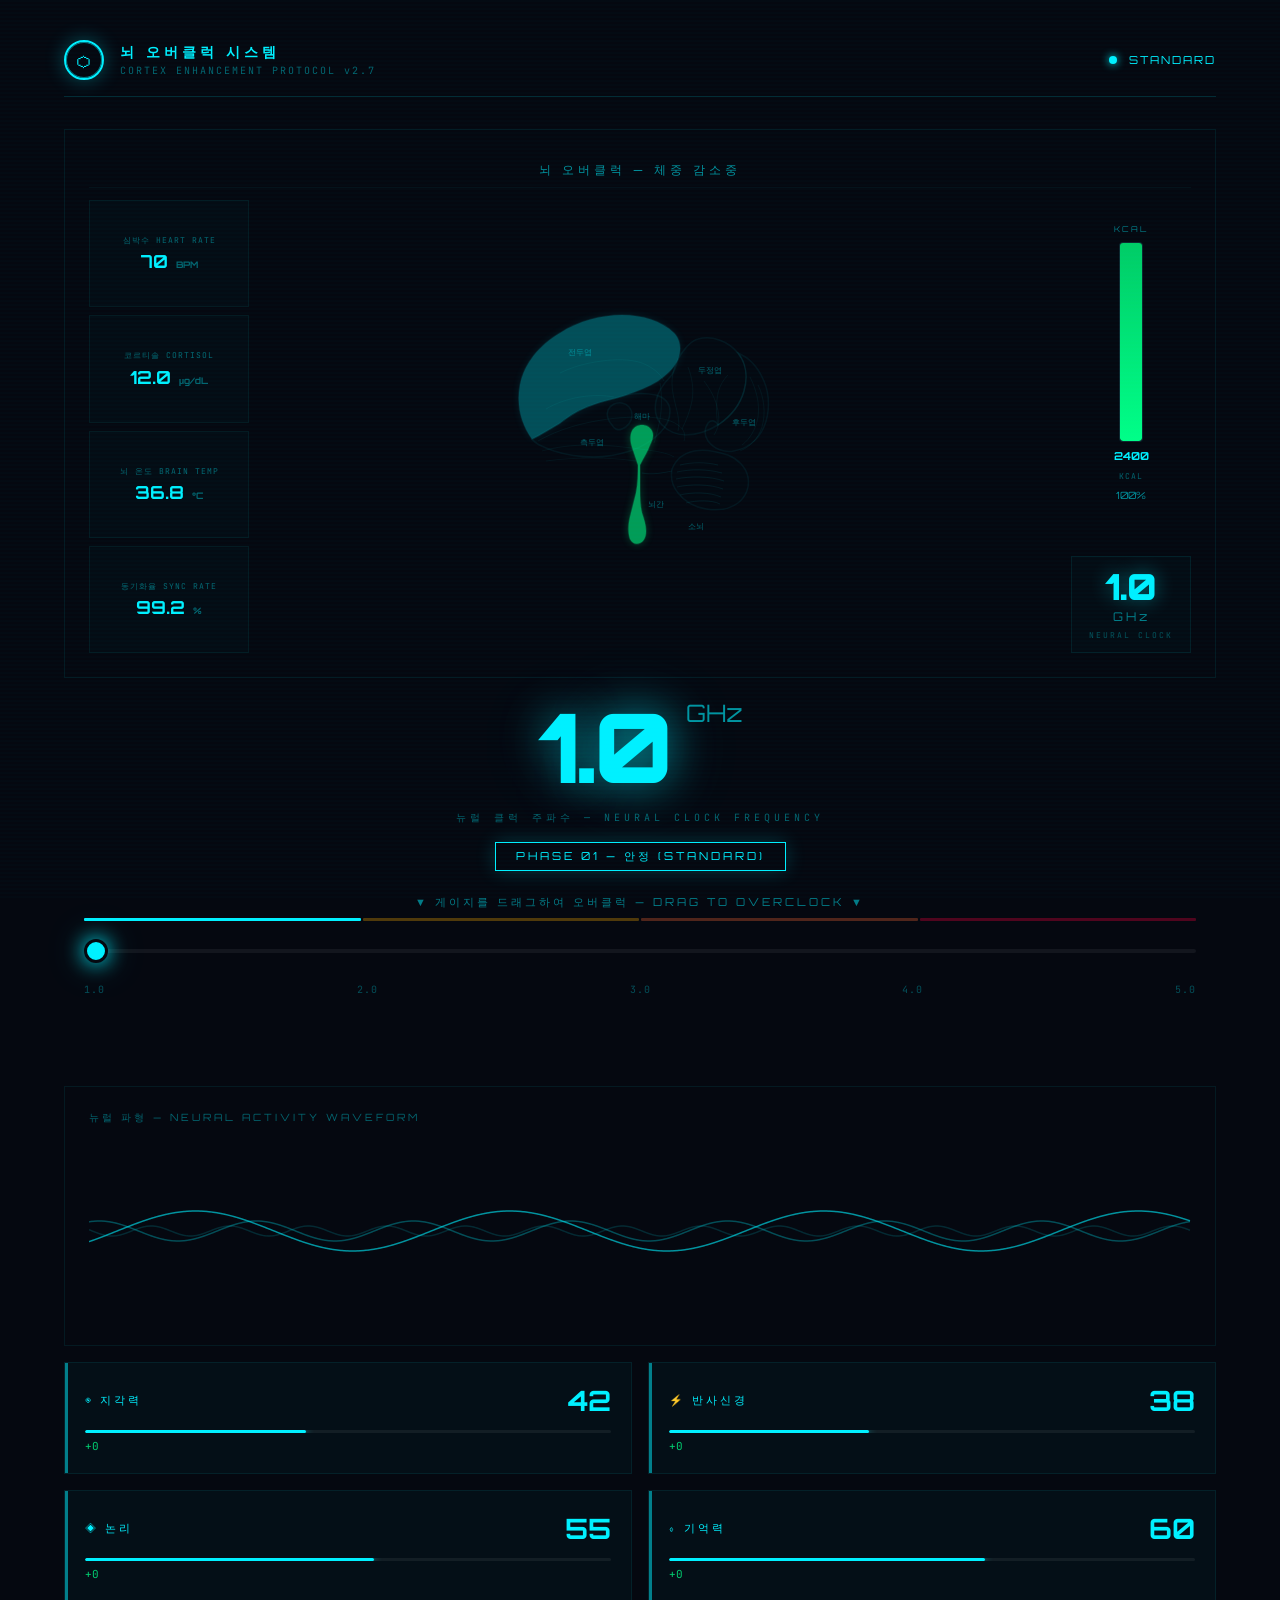
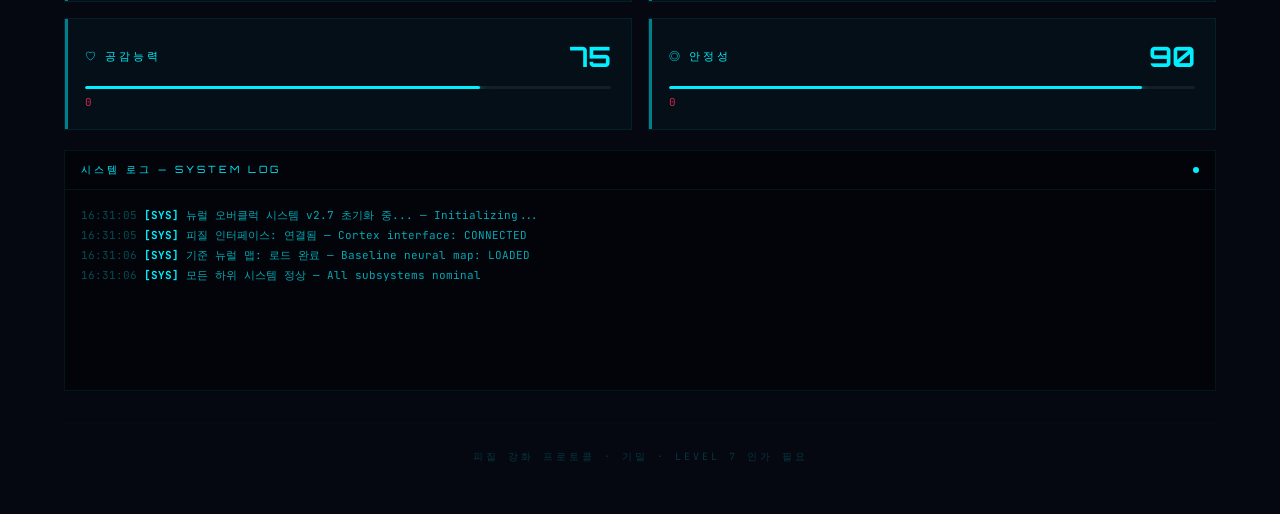
<file: index.backup.html>
<!DOCTYPE html>
<html lang="ko">
<head>
<meta charset="UTF-8">
<meta name="viewport" content="width=device-width, initial-scale=1.0">
<title>NEURAL OVERCLOCK SYSTEM</title>
<style>
  @import url('https://fonts.googleapis.com/css2?family=JetBrains+Mono:wght@300;400;500;700&family=Orbitron:wght@400;500;700;900&display=swap');

  :root {
    --primary: #00f0ff;
    --secondary: #0a0e1a;
    --accent: #00f0ff;
    --accent-rgb: 0, 240, 255;
    --warning: #ffae00;
    --danger: #ff2a5e;
    --critical: #ff0040;
    --bg: #050810;
    --glow: 0 0 20px rgba(0, 240, 255, 0.3);
    --clock: 1.0;
  }

  * { margin: 0; padding: 0; box-sizing: border-box; }

  body {
    font-family: 'JetBrains Mono', monospace;
    background: var(--bg);
    color: var(--accent);
    min-height: 100vh;
    overflow-x: hidden;
    position: relative;
  }

  /* Scanline overlay */
  body::before {
    content: '';
    position: fixed;
    top: 0; left: 0; right: 0; bottom: 0;
    background: repeating-linear-gradient(
      0deg,
      transparent,
      transparent 2px,
      rgba(0, 240, 255, 0.015) 2px,
      rgba(0, 240, 255, 0.015) 4px
    );
    pointer-events: none;
    z-index: 1000;
  }

  /* ── Glitch overlay ── */
  .glitch-overlay {
    position: fixed;
    top: 0; left: 0; right: 0; bottom: 0;
    pointer-events: none;
    z-index: 999;
    opacity: 0;
    transition: opacity 0.3s;
  }

  body[data-phase="critical"] .glitch-overlay {
    opacity: 1;
    animation: glitchFlicker 0.15s infinite;
  }

  body[data-phase="overdrive"] .glitch-overlay {
    opacity: 0.4;
    animation: glitchFlicker 0.3s infinite;
  }

  @keyframes glitchFlicker {
    0% { background: transparent; }
    5% { background: rgba(255, 0, 64, 0.03); transform: translate(2px, 0); }
    10% { background: transparent; transform: translate(-1px, 0); }
    15% { background: rgba(0, 240, 255, 0.02); transform: translate(0, 1px); }
    20% { background: transparent; transform: translate(0); }
    80% { background: transparent; }
    85% { background: rgba(255, 42, 94, 0.04); transform: translate(-2px, 0); }
    90% { background: transparent; transform: translate(1px, -1px); }
    100% { background: transparent; transform: translate(0); }
  }

  /* ── Red flash overlay (Improvement #1) ── */
  .red-flash-overlay {
    position: fixed;
    top: 0; left: 0; right: 0; bottom: 0;
    background: radial-gradient(ellipse at center, rgba(255, 0, 40, 0.6) 0%, rgba(255, 0, 40, 0.3) 50%, transparent 80%);
    pointer-events: none;
    z-index: 997;
    opacity: 0;
    transition: opacity 0.05s;
  }

  body[data-phase="overdrive"] .red-flash-overlay {
    animation: redFlashOD 0.5s ease-in-out infinite;
  }

  body[data-phase="critical"] .red-flash-overlay {
    animation: redFlashCR 0.15s ease-in-out infinite;
  }

  @keyframes redFlashOD {
    0%, 100% { opacity: 0; }
    50% { opacity: 0.08; }
  }

  @keyframes redFlashCR {
    0%, 100% { opacity: 0.1; }
    50% { opacity: 0.2; }
  }

  /* ── Screen shake (enhanced for CRITICAL) ── */
  body[data-phase="critical"] .main-container {
    animation: screenShake 0.1s infinite;
  }

  body[data-phase="overdrive"] .main-container {
    animation: screenShakeMild 0.15s infinite;
  }

  @keyframes screenShake {
    0% { transform: translate(0); }
    25% { transform: translate(3px, -4px); }
    50% { transform: translate(-4px, 3px); }
    75% { transform: translate(3px, 0); }
    100% { transform: translate(0); }
  }

  @keyframes screenShakeMild {
    0% { transform: translate(0); }
    25% { transform: translate(1px, -1px); }
    50% { transform: translate(-1px, 1px); }
    75% { transform: translate(1px, 0); }
    100% { transform: translate(0); }
  }

  /* VHS noise for critical */
  body[data-phase="critical"]::after {
    content: '';
    position: fixed;
    top: -50%; left: -50%;
    width: 200%; height: 200%;
    background: url("data:image/svg+xml,%3Csvg viewBox='0 0 256 256' xmlns='http://www.w3.org/2000/svg'%3E%3Cfilter id='n'%3E%3CfeTurbulence type='fractalNoise' baseFrequency='0.9' numOctaves='4' stitchTiles='stitch'/%3E%3C/filter%3E%3Crect width='100%25' height='100%25' filter='url(%23n)' opacity='0.03'/%3E%3C/svg%3E");
    pointer-events: none;
    z-index: 998;
    animation: noiseMove 0.5s steps(10) infinite;
  }

  @keyframes noiseMove {
    0% { transform: translate(0, 0); }
    100% { transform: translate(-10%, -10%); }
  }

  .main-container {
    max-width: 1200px;
    margin: 0 auto;
    padding: 24px;
    position: relative;
    z-index: 1;
  }

  /* ── Header ── */
  .header {
    display: flex;
    justify-content: space-between;
    align-items: center;
    padding: 16px 0;
    border-bottom: 1px solid rgba(var(--accent-rgb), 0.15);
    margin-bottom: 32px;
  }

  .header-left {
    display: flex;
    align-items: center;
    gap: 16px;
  }

  .system-icon {
    width: 40px;
    height: 40px;
    border: 2px solid var(--accent);
    border-radius: 50%;
    display: flex;
    align-items: center;
    justify-content: center;
    position: relative;
    box-shadow: var(--glow);
  }

  .system-icon::before {
    content: '\2B21';
    font-size: 18px;
    color: var(--accent);
  }

  .system-icon .pulse-ring {
    position: absolute;
    width: 100%;
    height: 100%;
    border: 1px solid var(--accent);
    border-radius: 50%;
    animation: pulse 2s ease-out infinite;
    opacity: 0.5;
  }

  @keyframes pulse {
    0% { transform: scale(1); opacity: 0.5; }
    100% { transform: scale(1.8); opacity: 0; }
  }

  .system-title {
    font-family: 'Orbitron', sans-serif;
    font-size: 14px;
    font-weight: 700;
    letter-spacing: 4px;
    text-transform: uppercase;
  }

  .system-subtitle {
    font-size: 10px;
    color: rgba(var(--accent-rgb), 0.4);
    letter-spacing: 2px;
    margin-top: 2px;
  }

  .header-status {
    display: flex;
    align-items: center;
    gap: 12px;
    font-size: 11px;
  }

  .status-dot {
    width: 8px;
    height: 8px;
    border-radius: 50%;
    background: var(--accent);
    box-shadow: 0 0 8px var(--accent);
    animation: statusBlink 2s ease-in-out infinite;
  }

  @keyframes statusBlink {
    0%, 100% { opacity: 1; }
    50% { opacity: 0.4; }
  }

  .status-label {
    font-family: 'Orbitron', sans-serif;
    font-size: 11px;
    letter-spacing: 2px;
  }

  /* ── Clock display ── */
  .clock-section {
    text-align: center;
    margin-bottom: 24px;
  }

  .clock-value-container {
    position: relative;
    display: inline-block;
    margin-bottom: 8px;
  }

  .clock-value {
    font-family: 'Orbitron', sans-serif;
    font-size: 96px;
    font-weight: 900;
    letter-spacing: -2px;
    line-height: 1;
    color: var(--accent);
    text-shadow: 0 0 40px rgba(var(--accent-rgb), 0.5), 0 0 80px rgba(var(--accent-rgb), 0.2);
    transition: text-shadow 0.15s;
  }

  .clock-unit {
    font-family: 'Orbitron', sans-serif;
    font-size: 24px;
    font-weight: 400;
    vertical-align: top;
    margin-left: 4px;
    opacity: 0.6;
  }

  .clock-label {
    font-size: 10px;
    letter-spacing: 4px;
    text-transform: uppercase;
    opacity: 0.4;
    margin-top: 8px;
    line-height: 1.6;
  }

  .phase-badge {
    display: inline-block;
    padding: 6px 20px;
    border: 1px solid var(--accent);
    font-family: 'Orbitron', sans-serif;
    font-size: 11px;
    letter-spacing: 3px;
    margin-top: 16px;
    transition: all 0.3s;
    box-shadow: var(--glow);
  }

  /* ── Slider ── */
  .slider-section {
    margin-bottom: 16px;
    padding: 0 20px;
  }

  .slider-track {
    position: relative;
    height: 48px;
    display: flex;
    align-items: center;
  }

  .slider-bg {
    position: absolute;
    width: 100%;
    height: 4px;
    background: rgba(255, 255, 255, 0.06);
    border-radius: 2px;
    overflow: hidden;
  }

  .slider-fill {
    height: 100%;
    background: var(--accent);
    border-radius: 2px;
    transition: background 0.15s;
    box-shadow: 0 0 12px var(--accent);
  }

  input[type="range"] {
    -webkit-appearance: none;
    appearance: none;
    width: 100%;
    height: 48px;
    background: transparent;
    cursor: pointer;
    position: relative;
    z-index: 2;
  }

  input[type="range"]:disabled {
    cursor: not-allowed;
    opacity: 0.5;
  }

  input[type="range"]::-webkit-slider-thumb {
    -webkit-appearance: none;
    width: 24px;
    height: 24px;
    border-radius: 50%;
    background: var(--accent);
    border: 3px solid var(--bg);
    box-shadow: 0 0 20px var(--accent), 0 0 40px rgba(var(--accent-rgb), 0.3);
    cursor: grab;
    transition: background 0.15s, box-shadow 0.15s;
  }

  input[type="range"]::-webkit-slider-thumb:active {
    cursor: grabbing;
    transform: scale(1.2);
  }

  .slider-markers {
    display: flex;
    justify-content: space-between;
    padding: 8px 0;
    font-size: 10px;
    opacity: 0.3;
    letter-spacing: 1px;
  }

  /* Phase zones */
  .phase-zones {
    display: flex;
    gap: 2px;
    margin-bottom: 6px;
    height: 3px;
  }

  .phase-zone {
    flex: 1;
    border-radius: 1px;
    opacity: 0.3;
    transition: opacity 0.3s;
  }

  .phase-zone.active { opacity: 1; }
  .phase-zone.standard { background: #00f0ff; }
  .phase-zone.enhanced { background: #ffae00; }
  .phase-zone.overdrive { background: #ff6b35; }
  .phase-zone.critical { background: #ff0040; }

  /* ── SHUTDOWN button (Improvement #5) ── */
  .shutdown-btn-container {
    text-align: center;
    margin-bottom: 32px;
    height: 0;
    overflow: hidden;
    transition: height 0.4s ease, opacity 0.4s ease;
    opacity: 0;
  }

  .shutdown-btn-container.visible {
    height: 64px;
    opacity: 1;
  }

  .shutdown-btn {
    font-family: 'Orbitron', sans-serif;
    font-size: 14px;
    font-weight: 700;
    letter-spacing: 6px;
    text-transform: uppercase;
    background: transparent;
    color: #ff0040;
    border: 2px solid #ff0040;
    padding: 14px 48px;
    cursor: pointer;
    position: relative;
    transition: all 0.2s;
    box-shadow: 0 0 20px rgba(255, 0, 64, 0.3), inset 0 0 20px rgba(255, 0, 64, 0.05);
    animation: shutdownPulse 1.5s ease-in-out infinite;
  }

  .shutdown-btn:hover {
    background: rgba(255, 0, 64, 0.15);
    box-shadow: 0 0 40px rgba(255, 0, 64, 0.5), inset 0 0 30px rgba(255, 0, 64, 0.1);
  }

  @keyframes shutdownPulse {
    0%, 100% { box-shadow: 0 0 20px rgba(255, 0, 64, 0.3), inset 0 0 20px rgba(255, 0, 64, 0.05); }
    50% { box-shadow: 0 0 40px rgba(255, 0, 64, 0.6), inset 0 0 30px rgba(255, 0, 64, 0.1); }
  }

  body[data-phase="critical"] .shutdown-btn {
    animation: shutdownFlicker 0.2s infinite;
  }

  @keyframes shutdownFlicker {
    0% { opacity: 1; }
    30% { opacity: 0.4; }
    50% { opacity: 1; }
    70% { opacity: 0.6; }
    100% { opacity: 1; }
  }

  /* ── Warning ticker (Improvement #2) ── */
  .warning-ticker {
    margin-bottom: 32px;
    padding: 0;
    background: rgba(255, 42, 94, 0.04);
    border: 1px solid rgba(255, 42, 94, 0.12);
    height: 0;
    overflow: hidden;
    opacity: 0;
    transition: height 0.5s ease, opacity 0.5s ease;
    position: relative;
  }

  .warning-ticker.visible {
    height: 120px;
    opacity: 1;
  }

  .warning-ticker-inner {
    padding: 8px 16px;
    position: relative;
    height: 100%;
    overflow: hidden;
  }

  .warning-ticker-inner::before {
    content: '';
    position: absolute;
    top: 0; left: 0; right: 0;
    height: 24px;
    background: linear-gradient(to bottom, rgba(5, 8, 16, 0.9), transparent);
    z-index: 2;
    pointer-events: none;
  }

  .warning-ticker-inner::after {
    content: '';
    position: absolute;
    bottom: 0; left: 0; right: 0;
    height: 24px;
    background: linear-gradient(to top, rgba(5, 8, 16, 0.9), transparent);
    z-index: 2;
    pointer-events: none;
  }

  .ticker-messages {
    display: flex;
    flex-direction: column;
    gap: 6px;
    transition: transform 0.4s ease;
  }

  .ticker-line {
    font-size: 11px;
    letter-spacing: 1px;
    color: rgba(255, 42, 94, 0.9);
    white-space: nowrap;
    overflow: hidden;
    min-height: 18px;
    line-height: 18px;
    padding-left: 4px;
    border-left: 2px solid rgba(255, 42, 94, 0.3);
    opacity: 0;
    transform: translateY(8px);
    transition: opacity 0.3s, transform 0.3s;
  }

  .ticker-line.active {
    opacity: 1;
    transform: translateY(0);
  }

  .ticker-line.fading {
    opacity: 0.3;
    transform: translateY(-4px);
  }

  .ticker-cursor {
    display: inline-block;
    width: 6px;
    height: 12px;
    background: rgba(255, 42, 94, 0.7);
    margin-left: 2px;
    animation: cursorBlink 0.5s step-end infinite;
    vertical-align: middle;
  }

  @keyframes cursorBlink {
    0%, 100% { opacity: 1; }
    50% { opacity: 0; }
  }

  /* ── Stats grid ── */
  .stats-grid {
    display: grid;
    grid-template-columns: 1fr 1fr;
    gap: 16px;
    margin-bottom: 20px;
  }

  .stat-card {
    background: rgba(var(--accent-rgb), 0.03);
    border: 1px solid rgba(var(--accent-rgb), 0.08);
    padding: 20px;
    position: relative;
    overflow: hidden;
    transition: border-color 0.3s, background 0.3s;
  }

  .stat-card::before {
    content: '';
    position: absolute;
    top: 0;
    left: 0;
    width: 3px;
    height: 100%;
    background: var(--accent);
    opacity: 0.5;
    transition: background 0.3s;
  }

  .stat-card.negative-warn::before {
    background: var(--danger);
  }

  .stat-card.warning {
    border-color: rgba(255, 42, 94, 0.3);
    background: rgba(255, 42, 94, 0.03);
  }

  .stat-card.warning .stat-name {
    color: var(--danger);
  }

  .stat-header {
    display: flex;
    justify-content: space-between;
    align-items: center;
    margin-bottom: 12px;
  }

  .stat-name {
    font-family: 'Orbitron', sans-serif;
    font-size: 11px;
    letter-spacing: 3px;
    text-transform: uppercase;
    transition: color 0.3s;
  }

  .stat-value {
    font-family: 'Orbitron', sans-serif;
    font-size: 28px;
    font-weight: 700;
    transition: color 0.3s;
  }

  .stat-bar-bg {
    width: 100%;
    height: 3px;
    background: rgba(255, 255, 255, 0.06);
    border-radius: 2px;
    overflow: hidden;
    margin-top: 8px;
  }

  .stat-bar-fill {
    height: 100%;
    border-radius: 2px;
    transition: width 0.6s ease, background 0.3s;
    box-shadow: 0 0 8px var(--accent);
  }

  .stat-delta {
    font-size: 11px;
    opacity: 0.5;
    margin-top: 6px;
    transition: color 0.3s;
  }

  .stat-delta.positive { color: #00ff88; opacity: 0.8; }
  .stat-delta.negative { color: #ff2a5e; opacity: 0.8; }

  /* ── Brain visualization + Biometrics + Calorie gauge layout ── */
  .brain-section {
    margin-bottom: 20px;
    border: 1px solid rgba(var(--accent-rgb), 0.08);
    padding: 24px;
    position: relative;
  }

  .brain-section-inner {
    display: flex;
    gap: 16px;
    align-items: stretch;
    width: 100%;
  }

  .brain-section-title {
    font-family: 'Orbitron', sans-serif;
    font-size: 12px;
    letter-spacing: 4px;
    color: var(--accent);
    opacity: 0.6;
    width: 100%;
    text-align: center;
    padding: 8px 0;
    border-bottom: 1px solid rgba(var(--accent-rgb), 0.08);
    margin-bottom: 12px;
  }

  /* Biometrics: left column inside brain section */
  .bio-panel {
    display: grid;
    grid-template-columns: 1fr;
    grid-template-rows: repeat(4, 1fr);
    gap: 8px;
    width: 160px;
    flex-shrink: 0;
    align-self: stretch;
  }

  .bio-item {
    text-align: center;
    padding: 16px 10px;
    background: rgba(var(--accent-rgb), 0.02);
    border: 1px solid rgba(var(--accent-rgb), 0.06);
    transition: all 0.3s;
    display: flex;
    flex-direction: column;
    align-items: center;
    justify-content: center;
  }

  .bio-label {
    font-size: 8px;
    letter-spacing: 1px;
    opacity: 0.4;
    text-transform: uppercase;
    margin-bottom: 4px;
    line-height: 1.4;
  }

  .bio-value {
    font-family: 'Orbitron', sans-serif;
    font-size: 18px;
    font-weight: 700;
    transition: color 0.3s;
  }

  .bio-unit {
    font-size: 9px;
    opacity: 0.4;
    margin-left: 2px;
  }

  .brain-svg-container {
    flex: 1;
    min-height: 280px;
    display: flex;
    align-items: center;
    justify-content: center;
    padding-top: 20px;
    position: relative;
  }

  .brain-svg-container svg {
    max-width: 100%;
    max-height: 320px;
  }

  .right-panel {
    width: 120px;
    flex-shrink: 0;
    display: flex;
    flex-direction: column;
    gap: 16px;
    align-self: stretch;
  }

  /* Brain SVG region animations (Improvement #3) */
  .brain-pulse {
    animation: brainPulse 2s ease-in-out infinite;
  }

  .brain-flicker {
    animation: brainFlicker 0.3s steps(2) infinite;
  }

  .brain-overload {
    animation: brainOverload 0.12s steps(2) infinite;
  }

  .brain-fade {
    animation: brainFade 3s ease-in-out infinite;
  }

  @keyframes brainPulse {
    0%, 100% { opacity: 0.6; }
    50% { opacity: 1; }
  }

  @keyframes brainFlicker {
    0% { opacity: 1; }
    50% { opacity: 0.3; }
    100% { opacity: 0.9; }
  }

  @keyframes brainOverload {
    0% { opacity: 1; filter: brightness(2); }
    50% { opacity: 0.2; filter: brightness(0.5); }
    100% { opacity: 0.8; filter: brightness(1.5); }
  }

  @keyframes brainFade {
    0%, 100% { opacity: 0.3; }
    50% { opacity: 0.1; }
  }

  /* ── Calorie gauge (Improvement #4) ── */
  .calorie-gauge {
    width: 100%;
    display: flex;
    flex-direction: column;
    align-items: center;
    gap: 8px;
    padding-top: 24px;
    flex-shrink: 0;
  }

  .calorie-label {
    font-family: 'Orbitron', sans-serif;
    font-size: 8px;
    letter-spacing: 2px;
    opacity: 0.5;
    text-align: center;
    writing-mode: horizontal-tb;
  }

  .calorie-bar-outer {
    width: 24px;
    flex: 1;
    min-height: 200px;
    background: rgba(255, 255, 255, 0.04);
    border: 1px solid rgba(var(--accent-rgb), 0.1);
    border-radius: 4px;
    position: relative;
    overflow: hidden;
  }

  .calorie-bar-fill {
    position: absolute;
    bottom: 0;
    left: 0;
    right: 0;
    background: linear-gradient(to top, #00ff88, #00cc66);
    border-radius: 0 0 3px 3px;
    transition: height 0.1s linear;
  }

  .calorie-bar-fill.yellow {
    background: linear-gradient(to top, #ffae00, #ffcc44);
  }

  .calorie-bar-fill.orange {
    background: linear-gradient(to top, #ff6b35, #ff8855);
  }

  .calorie-bar-fill.red {
    background: linear-gradient(to top, #ff0040, #ff3366);
    box-shadow: 0 0 12px rgba(255, 0, 64, 0.4);
  }

  .calorie-value {
    font-family: 'Orbitron', sans-serif;
    font-size: 11px;
    font-weight: 700;
    text-align: center;
    line-height: 1.2;
  }

  .calorie-kcal {
    font-size: 8px;
    opacity: 0.4;
    letter-spacing: 1px;
  }

  .calorie-percent {
    font-family: 'Orbitron', sans-serif;
    font-size: 10px;
    opacity: 0.6;
  }

  /* ── Feed button ── */
  .feed-btn {
    font-family: 'Orbitron', sans-serif;
    font-size: 9px;
    letter-spacing: 2px;
    padding: 8px 4px;
    width: 100%;
    background: rgba(0, 255, 136, 0.06);
    border: 1px solid rgba(0, 255, 136, 0.2);
    color: #00ff88;
    cursor: pointer;
    text-transform: uppercase;
    transition: all 0.3s;
    opacity: 0;
    pointer-events: none;
  }

  .feed-btn.visible {
    opacity: 1;
    pointer-events: auto;
  }

  .feed-btn:hover {
    background: rgba(0, 255, 136, 0.15);
    border-color: rgba(0, 255, 136, 0.5);
    box-shadow: 0 0 16px rgba(0, 255, 136, 0.2);
  }

  .feed-btn:active {
    transform: scale(0.95);
  }

  .feed-btn.cooldown {
    opacity: 0.3;
    pointer-events: none;
  }

  .clock-side-display {
    text-align: center;
    padding: 12px 0;
    border: 1px solid rgba(var(--accent-rgb), 0.08);
    background: rgba(var(--accent-rgb), 0.02);
    flex-shrink: 0;
  }

  .clock-side-value {
    font-family: 'Orbitron', sans-serif;
    font-size: 36px;
    font-weight: 900;
    color: var(--accent);
    line-height: 1;
    text-shadow: 0 0 20px rgba(var(--accent-rgb), 0.4);
  }

  .clock-side-unit {
    font-family: 'Orbitron', sans-serif;
    font-size: 12px;
    opacity: 0.5;
    margin-top: 4px;
    letter-spacing: 3px;
  }

  .clock-side-label {
    font-size: 8px;
    opacity: 0.3;
    letter-spacing: 2px;
    margin-top: 6px;
  }

  /* ── Neural wave canvas ── */
  .neural-section {
    border: 1px solid rgba(var(--accent-rgb), 0.08);
    padding: 24px;
    margin-bottom: 16px;
    position: relative;
  }

  .neural-title {
    font-family: 'Orbitron', sans-serif;
    font-size: 10px;
    letter-spacing: 3px;
    opacity: 0.4;
    margin-bottom: 16px;
  }

  .neural-canvas {
    width: 100%;
    height: 180px;
    display: block;
  }

  /* ── System Log ── */
  .log-section {
    border: 1px solid rgba(var(--accent-rgb), 0.08);
    background: rgba(0, 0, 0, 0.4);
    margin-bottom: 32px;
  }

  .log-header {
    display: flex;
    justify-content: space-between;
    align-items: center;
    padding: 12px 16px;
    border-bottom: 1px solid rgba(var(--accent-rgb), 0.08);
    font-family: 'Orbitron', sans-serif;
    font-size: 10px;
    letter-spacing: 3px;
  }

  .log-header-actions {
    display: flex;
    gap: 8px;
  }

  .log-dot {
    width: 6px;
    height: 6px;
    border-radius: 50%;
  }

  .log-body {
    padding: 16px;
    height: 200px;
    overflow-y: auto;
    font-size: 11px;
    line-height: 1.8;
    scrollbar-width: thin;
    scrollbar-color: rgba(var(--accent-rgb), 0.2) transparent;
  }

  .log-body::-webkit-scrollbar { width: 4px; }
  .log-body::-webkit-scrollbar-track { background: transparent; }
  .log-body::-webkit-scrollbar-thumb { background: rgba(var(--accent-rgb), 0.2); border-radius: 2px; }

  .log-entry {
    opacity: 0;
    animation: logFadeIn 0.3s ease forwards;
  }

  @keyframes logFadeIn {
    from { opacity: 0; transform: translateY(4px); }
    to { opacity: 1; transform: translateY(0); }
  }

  .log-time { opacity: 0.3; }
  .log-tag { font-weight: 700; }
  .log-tag.sys { color: #00f0ff; }
  .log-tag.warn { color: #ffae00; }
  .log-tag.err { color: #ff2a5e; }
  .log-tag.crit { color: #ff0040; font-weight: 700; }
  .log-msg { opacity: 0.7; }
  .log-msg.warn-msg { color: #ffae00; opacity: 0.9; }
  .log-msg.err-msg { color: #ff2a5e; opacity: 0.9; }
  .log-msg.crit-msg { color: #ff0040; opacity: 1; }

  /* ── Footer ── */
  .footer {
    text-align: center;
    padding: 24px 0;
    border-top: 1px solid rgba(var(--accent-rgb), 0.08);
    font-size: 10px;
    letter-spacing: 3px;
    opacity: 0.2;
    line-height: 1.8;
  }

  /* ── Blackout overlay ── */
  .blackout-overlay {
    position: fixed;
    top: 0; left: 0; right: 0; bottom: 0;
    background: #000;
    z-index: 2000;
    opacity: 0;
    pointer-events: none;
    transition: opacity 0.8s ease;
  }

  .blackout-overlay.active {
    opacity: 1;
    pointer-events: all;
  }

  /* ── Reboot overlay ── */
  .reboot-overlay {
    position: fixed;
    top: 0; left: 0; right: 0; bottom: 0;
    background: #000;
    z-index: 2001;
    display: flex;
    flex-direction: column;
    align-items: center;
    justify-content: center;
    opacity: 0;
    pointer-events: none;
    transition: opacity 0.3s;
  }

  .reboot-overlay.active {
    opacity: 1;
    pointer-events: all;
  }

  .reboot-text {
    font-family: 'Orbitron', sans-serif;
    font-size: 14px;
    letter-spacing: 6px;
    color: #00f0ff;
    opacity: 0;
    margin-bottom: 24px;
  }

  .reboot-text.visible {
    opacity: 1;
  }

  .reboot-progress-bar {
    width: 240px;
    height: 3px;
    background: rgba(0, 240, 255, 0.1);
    border-radius: 2px;
    overflow: hidden;
    opacity: 0;
  }

  .reboot-progress-bar.visible {
    opacity: 1;
  }

  .reboot-progress-fill {
    width: 0%;
    height: 100%;
    background: #00f0ff;
    border-radius: 2px;
    box-shadow: 0 0 10px #00f0ff;
    transition: width 0.1s linear;
  }

  .reboot-flicker {
    animation: rebootFlicker 0.12s steps(2) infinite;
  }

  @keyframes rebootFlicker {
    0% { opacity: 1; }
    50% { opacity: 0; }
    100% { opacity: 1; }
  }

  .reboot-screen-flash {
    animation: screenFlashIn 0.08s steps(2) 3;
  }

  @keyframes screenFlashIn {
    0% { opacity: 0; }
    50% { opacity: 1; }
    100% { opacity: 0; }
  }

  /* ── Calorie Overclock Banner ── */
  .overclock-banner {
    position: fixed;
    top: 80px;
    left: 0;
    right: 0;
    z-index: 1500;
    text-align: center;
    pointer-events: none;
    opacity: 0;
    transform: translateY(-20px) scale(0.9);
    transition: opacity 0.4s ease, transform 0.4s ease;
    padding: 32px 0;
    background: radial-gradient(ellipse at center, rgba(0, 0, 0, 0.85) 0%, rgba(0, 0, 0, 0.6) 40%, transparent 75%);
  }

  .overclock-banner.visible {
    opacity: 1;
    transform: translateY(0) scale(1);
  }

  .overclock-banner::before {
    content: '';
    position: absolute;
    top: 0; left: 0; right: 0; bottom: 0;
    background: repeating-linear-gradient(
      0deg,
      transparent,
      transparent 2px,
      rgba(var(--accent-rgb), 0.12) 2px,
      rgba(var(--accent-rgb), 0.12) 4px
    );
    pointer-events: none;
    z-index: 1;
  }

  .overclock-banner::after {
    content: '';
    position: absolute;
    top: 0; left: 0; right: 0;
    height: 3px;
    background: linear-gradient(90deg, transparent, rgba(var(--accent-rgb), 0.4), transparent);
    animation: scanlineMove 2s linear infinite;
    pointer-events: none;
    z-index: 2;
  }

  @keyframes scanlineMove {
    0% { top: 0; }
    100% { top: 100%; }
  }

  .overclock-banner-text {
    font-family: 'Orbitron', sans-serif;
    font-size: 144px;
    font-weight: 900;
    letter-spacing: -4px;
    line-height: 1;
    color: var(--accent);
    text-shadow:
      0 0 60px rgba(var(--accent-rgb), 0.6),
      0 0 120px rgba(var(--accent-rgb), 0.3),
      0 0 200px rgba(var(--accent-rgb), 0.15);
    animation: bannerPulse 1.2s ease-in-out infinite;
    -webkit-text-stroke: 1px rgba(var(--accent-rgb), 0.4);
    position: relative;
    background: repeating-linear-gradient(
      0deg,
      transparent,
      transparent 3px,
      rgba(var(--accent-rgb), 0.06) 3px,
      rgba(var(--accent-rgb), 0.06) 6px
    );
  }

  .overclock-banner-sub {
    font-family: 'Orbitron', sans-serif;
    font-size: 16px;
    letter-spacing: 8px;
    color: var(--accent);
    opacity: 0.5;
    margin-top: 8px;
  }

  .weight-loss-ticker {
    font-family: 'Orbitron', sans-serif;
    font-size: 18px;
    font-weight: 500;
    color: #ff2a5e;
    margin-top: 10px;
    opacity: 0;
    transition: opacity 0.3s;
    text-shadow: 0 0 15px rgba(255, 42, 94, 0.4);
    letter-spacing: 12px;
  }

  .weight-loss-ticker.visible {
    opacity: 0.8;
    animation: weightBlink 2s ease-in-out infinite;
  }

  @keyframes weightBlink {
    0%, 100% { opacity: 0.8; }
    40% { opacity: 0.8; }
    50% { opacity: 0.15; }
    60% { opacity: 0.8; }
    85% { opacity: 0.8; }
    90% { opacity: 0.3; }
    95% { opacity: 0.8; }
  }

  @keyframes bannerPulse {
    0%, 100% { opacity: 0.3; filter: brightness(0.8); }
    50% { opacity: 1; filter: brightness(1.4); }
  }

  body[data-phase="critical"] .overclock-banner-text {
    animation: bannerCritical 0.3s steps(2) infinite;
  }

  @keyframes bannerCritical {
    0% { opacity: 1; transform: translateX(0); }
    25% { opacity: 0.6; transform: translateX(-2px); }
    50% { opacity: 1; transform: translateX(2px); }
    75% { opacity: 0.4; transform: translateX(-1px); }
    100% { opacity: 1; transform: translateX(0); }
  }

  @media (max-width: 768px) {
    .overclock-banner-text { font-size: 56px; letter-spacing: -2px; }
    .overclock-banner-sub { font-size: 10px; letter-spacing: 4px; }
    .overclock-banner { top: 60px; }
  }

  /* ── Glitch text effect ── */
  .glitch-text {
    position: relative;
  }

  body[data-phase="critical"] .glitch-text {
    animation: textGlitch 0.3s infinite;
  }

  @keyframes textGlitch {
    0% { text-shadow: 0 0 40px rgba(255, 0, 64, 0.5); }
    20% { text-shadow: -2px 0 #ff0040, 2px 0 #00f0ff; }
    40% { text-shadow: 0 0 40px rgba(255, 0, 64, 0.5); }
    60% { text-shadow: 2px 0 #ff0040, -2px 0 #00f0ff; }
    80% { text-shadow: 0 0 40px rgba(255, 0, 64, 0.5); }
    100% { text-shadow: 0 0 40px rgba(255, 0, 64, 0.5); }
  }

  /* Horizontal glitch bar */
  .h-glitch {
    position: fixed;
    left: 0;
    width: 100%;
    height: 2px;
    background: var(--accent);
    opacity: 0;
    pointer-events: none;
    z-index: 1001;
  }

  body[data-phase="critical"] .h-glitch {
    animation: hGlitch 3s infinite;
  }

  @keyframes hGlitch {
    0% { top: 20%; opacity: 0; }
    1% { opacity: 0.6; }
    2% { opacity: 0; }
    40% { top: 60%; opacity: 0; }
    41% { opacity: 0.4; }
    42% { opacity: 0; }
    70% { top: 80%; opacity: 0; }
    71% { opacity: 0.5; }
    72% { opacity: 0; }
    100% { opacity: 0; }
  }

  /* ── Slider hint ── */
  .slider-hint {
    text-align: center;
    font-family: 'Orbitron', sans-serif;
    font-size: 11px;
    letter-spacing: 3px;
    color: var(--accent);
    opacity: 0.5;
    margin-bottom: 8px;
    animation: hintBounce 1.5s ease-in-out infinite;
    transition: opacity 0.6s ease;
  }

  .slider-hint.hidden {
    opacity: 0;
    pointer-events: none;
  }

  @keyframes hintBounce {
    0%, 100% { transform: translateY(0); }
    50% { transform: translateY(-4px); }
  }

  /* ── Warning background flood ── */
  .warning-bg-flood {
    position: fixed;
    top: 0; left: 0; right: 0; bottom: 0;
    z-index: 0;
    overflow: hidden;
    pointer-events: none;
    opacity: 0;
    transition: opacity 0.8s ease;
  }

  .warning-bg-flood.active {
    opacity: 1;
  }

  .warning-bg-scroll {
    position: absolute;
    top: 0; left: 0;
    width: 100%;
    white-space: nowrap;
    font-family: 'JetBrains Mono', monospace;
    font-size: 13px;
    line-height: 1.8;
    color: #ff2a5e;
    opacity: 0.07;
    animation: warningScrollUp 30s linear infinite;
    will-change: transform;
  }

  body[data-phase="critical"] .warning-bg-scroll {
    opacity: 0.12;
    color: #ff0040;
    animation-duration: 15s;
  }

  @keyframes warningScrollUp {
    0% { transform: translateY(0); }
    100% { transform: translateY(-50%); }
  }

  /* ── Responsive ── */
  @media (max-width: 768px) {
    .stats-grid { grid-template-columns: 1fr; }
    .clock-value { font-size: 64px; }
    .main-container { padding: 16px; }
    .brain-section-inner { flex-direction: column; }
    .bio-panel { width: 100%; grid-template-columns: repeat(2, 1fr); grid-template-rows: auto; }
    .calorie-gauge {
      width: 100%;
      flex-direction: row;
      min-height: auto;
    }
    .calorie-bar-outer {
      width: auto;
      min-height: 24px;
      height: 24px;
      flex: 1;
    }
    .calorie-bar-fill {
      top: 0;
      bottom: 0;
      left: 0;
      right: auto;
      height: 100%;
      width: 100%;
      border-radius: 3px 0 0 3px;
    }
    .right-panel { width: 100%; flex-direction: row; }
    .clock-side-display { flex: 1; }
    .calorie-gauge { flex: 1; }
  }
</style>
</head>
<body data-phase="standard">
  <div class="glitch-overlay"></div>

  <!-- Warning background flood — 수십 줄 경고 텍스트가 배경을 채움 -->
  <div class="warning-bg-flood" id="warningBgFlood">
    <div class="warning-bg-scroll" id="warningBgScroll"></div>
  </div>
  <div class="red-flash-overlay"></div>
  <div class="h-glitch"></div>
  <div class="blackout-overlay" id="blackoutOverlay"></div>

  <!-- Reboot overlay -->
  <div class="reboot-overlay" id="rebootOverlay">
    <div class="reboot-text" id="rebootText">SYSTEM REBOOTING...</div>
    <div class="reboot-progress-bar" id="rebootProgressBar">
      <div class="reboot-progress-fill" id="rebootProgressFill"></div>
    </div>
  </div>

  <!-- Calorie Overclock Banner -->
  <div class="overclock-banner" id="overclockBanner">
    <div class="overclock-banner-text">CALORIE OVERCLOCK</div>
    <div class="overclock-banner-sub">NEURAL ENERGY DRAIN ACTIVE</div>
    <div class="weight-loss-ticker" id="weightLossTicker">LOSING WEIGHT... 0g</div>
  </div>

  <div class="main-container">
    <!-- Header -->
    <header class="header">
      <div class="header-left">
        <div class="system-icon">
          <div class="pulse-ring"></div>
        </div>
        <div>
          <div class="system-title">뇌 오버클럭 시스템</div>
          <div class="system-subtitle">CORTEX ENHANCEMENT PROTOCOL v2.7</div>
        </div>
      </div>
      <div class="header-status">
        <div class="status-dot" id="statusDot"></div>
        <span class="status-label" id="statusLabel">ONLINE</span>
      </div>
    </header>

    <!-- Brain Visualization + Biometrics + Calorie Gauge (최상단) -->
    <section class="brain-section">
      <div class="brain-section-title" id="brainTitle">뇌 오버클럭 &mdash; 체중 감소중</div>
      <div class="brain-section-inner">
      <div class="bio-panel" id="biometrics"></div>
      <div class="brain-svg-container" id="brainSvgContainer">
        <svg xmlns="http://www.w3.org/2000/svg" viewBox="0 0 400 320" width="400" height="320" role="img" aria-label="Human brain lateral view - neural overclock diagram">
<defs>
  <filter id="glow-cyan" x="-50%" y="-50%" width="200%" height="200%">
    <feGaussianBlur stdDeviation="4" result="blur"/>
    <feMerge><feMergeNode in="blur"/><feMergeNode in="SourceGraphic"/></feMerge>
  </filter>
  <filter id="glow-amber" x="-50%" y="-50%" width="200%" height="200%">
    <feGaussianBlur stdDeviation="6" result="blur"/>
    <feFlood flood-color="#ffae00" flood-opacity="0.3" result="color"/>
    <feComposite in="color" in2="blur" operator="in" result="colorBlur"/>
    <feMerge><feMergeNode in="colorBlur"/><feMergeNode in="SourceGraphic"/></feMerge>
  </filter>
  <filter id="glow-red" x="-50%" y="-50%" width="200%" height="200%">
    <feGaussianBlur stdDeviation="8" result="blur"/>
    <feFlood flood-color="#ff0040" flood-opacity="0.4" result="color"/>
    <feComposite in="color" in2="blur" operator="in" result="colorBlur"/>
    <feMerge><feMergeNode in="colorBlur"/><feMergeNode in="SourceGraphic"/></feMerge>
  </filter>
  <filter id="glitch-distort">
    <feTurbulence type="turbulence" baseFrequency="0.05" numOctaves="2" result="turbulence"/>
    <feDisplacementMap in="SourceGraphic" in2="turbulence" scale="3"/>
  </filter>
</defs>
<style>
  .brain-region { fill: rgba(0, 240, 255, 0.05); stroke: rgba(0, 240, 255, 0.3); stroke-width: 1.5; transition: all 0.5s ease; cursor: pointer; }
  .brain-region:hover { fill: rgba(0, 240, 255, 0.15); stroke: rgba(0, 240, 255, 0.8); }
  .brain-label { font-family: 'JetBrains Mono', monospace; font-size: 8px; fill: rgba(0, 240, 255, 0.4); pointer-events: none; }
  .brain-outline { fill: none; stroke: rgba(0, 240, 255, 0.15); stroke-width: 0.5; }
  .brain-detail { fill: none; stroke: rgba(0, 240, 255, 0.1); stroke-width: 0.5; }
  #brain-brainstem { stroke: rgba(0, 255, 136, 0.3); fill: rgba(0, 255, 136, 0.04); }
  #brain-brainstem:hover { fill: rgba(0, 255, 136, 0.12); stroke: rgba(0, 255, 136, 0.8); }
</style>
<path id="brain-frontal" class="brain-region" d="M 72,162 C 62,148 56,130 60,108 C 64,86 80,68 100,56 C 118,44 142,38 162,38 C 182,38 202,44 214,56 C 220,62 222,72 218,82 C 214,92 206,98 198,104 C 188,110 178,114 166,118 C 154,122 142,124 132,128 C 120,132 110,138 100,146 C 90,152 80,158 72,162 Z"/>
<text class="brain-label" x="108" y="78">전두엽</text>
<path id="brain-parietal" class="brain-region" d="M 218,82 C 224,72 230,64 238,62 C 252,58 268,64 278,76 C 286,86 288,100 284,114 C 280,128 270,140 258,148 C 248,154 238,158 226,158 C 216,158 208,154 202,148 C 196,142 194,134 196,124 C 198,114 204,106 210,100 C 214,96 216,90 218,82 Z"/>
<text class="brain-label" x="238" y="96">두정엽</text>
<path id="brain-temporal" class="brain-region" d="M 72,162 C 80,158 90,152 100,146 C 110,138 120,132 132,128 C 142,124 154,122 166,118 C 176,116 186,116 196,118 C 204,120 210,126 210,134 C 210,142 206,150 200,156 C 192,164 182,170 170,174 C 158,178 146,180 134,180 C 120,180 106,178 94,174 C 84,170 76,168 72,162 Z"/>
<text class="brain-label" x="120" y="168">측두엽</text>
<path id="brain-occipital" class="brain-region" d="M 258,148 C 270,140 280,128 284,114 C 288,100 286,86 278,76 C 288,80 298,90 304,104 C 310,118 310,136 304,150 C 298,164 286,172 274,174 C 264,176 254,172 248,164 C 244,158 244,152 248,146 C 252,142 256,144 258,148 Z"/>
<text class="brain-label" x="272" y="148">후두엽</text>
<path id="brain-cerebellum" class="brain-region" d="M 212,192 C 216,182 224,176 234,174 C 244,172 256,174 268,178 C 278,182 286,190 288,200 C 290,210 286,220 278,226 C 270,232 258,234 246,232 C 234,230 224,224 218,216 C 213,210 210,202 212,192 Z"/>
<path class="brain-outline" d="M 220,188 C 232,185 246,185 258,188"/><path class="brain-outline" d="M 217,195 C 230,192 248,192 262,196"/><path class="brain-outline" d="M 216,202 C 230,199 250,199 264,204"/><path class="brain-outline" d="M 217,210 C 230,207 250,207 263,212"/><path class="brain-outline" d="M 220,218 C 232,215 250,215 261,220"/><path class="brain-outline" d="M 226,226 C 237,223 252,223 260,227"/>
<text class="brain-label" x="228" y="252">소뇌</text>
<path id="brain-hippocampus" class="brain-region" d="M 152,148 C 148,144 146,138 148,133 C 150,128 156,125 162,126 C 168,127 172,132 172,138 C 172,144 168,150 162,152 C 158,154 154,152 152,148 Z"/>
<text class="brain-label" x="174" y="142">해마</text>
<path id="brain-brainstem" class="brain-region" d="M 180,188 C 184,180 188,174 190,168 C 193,162 194,158 192,154 C 190,150 186,148 182,148 C 178,148 174,150 172,154 C 170,158 170,164 172,170 C 174,176 176,182 178,188 C 178,196 178,206 176,216 C 174,224 172,232 170,240 C 168,248 168,256 170,262 C 172,266 176,268 180,266 C 184,264 186,260 186,254 C 186,248 184,242 182,236 C 180,228 180,220 180,212 C 180,204 180,196 180,188 Z"/>
<text class="brain-label" x="188" y="230">뇌간</text>
<path class="brain-detail" d="M 218,82 C 214,90 212,98 212,106 C 212,114 214,122 216,130 C 218,138 220,146 218,154"/>
<path class="brain-detail" d="M 78,164 C 92,156 108,150 126,146 C 144,142 162,140 180,140 C 196,140 210,142 218,148 C 224,152 226,158 224,164"/>
<path class="brain-detail" d="M 258,148 C 256,138 256,126 258,116 C 260,108 264,102 268,98"/>
<path class="brain-detail" d="M 82,174 C 96,170 112,168 130,168 C 148,168 164,170 180,172 C 196,174 208,176 214,180"/>
<path class="brain-detail" d="M 86,132 C 96,126 108,122 120,120 C 132,118 144,118 154,120"/>
<path class="brain-detail" d="M 100,96 C 112,90 126,86 142,84 C 156,82 170,82 182,86 C 192,90 200,96 204,104"/>
<path class="brain-detail" d="M 200,106 C 202,118 202,130 200,142 C 198,152 196,160 194,166"/>
<path class="brain-detail" d="M 228,90 C 232,100 234,112 232,124 C 230,134 226,144 222,152"/>
<path class="brain-detail" d="M 244,104 C 250,112 256,122 258,134 C 260,144 258,152 254,158"/>
<path class="brain-detail" d="M 86,184 C 100,182 116,181 132,181 C 148,181 162,182 176,184"/>
<path class="brain-detail" d="M 290,100 C 296,112 300,126 298,140 C 296,152 290,162 282,168"/>
<path class="brain-detail" d="M 298,108 C 304,120 306,136 302,150 C 298,162 290,170 280,174"/>
<path class="brain-outline" d="M 182,196 C 192,198 202,196 212,194"/>
</svg>
      </div>
      <div class="right-panel">
        <div class="calorie-gauge" id="calorieGauge">
          <div class="calorie-label">KCAL</div>
          <div class="calorie-bar-outer">
            <div class="calorie-bar-fill" id="calorieBarFill" style="height: 100%"></div>
          </div>
          <div class="calorie-value" id="calorieValue">2400</div>
          <div class="calorie-kcal">KCAL</div>
          <div class="calorie-percent" id="caloriePercent">100%</div>
          <button class="feed-btn" id="feedBtn">음식섭취</button>
        </div>
        <div class="clock-side-display">
          <div class="clock-side-value glitch-text" id="clockSideDisplay">1.0</div>
          <div class="clock-side-unit">GHz</div>
          <div class="clock-side-label">NEURAL CLOCK</div>
        </div>
      </div>
      </div>
    </section>

    <!-- Clock Display -->
    <section class="clock-section">
      <div class="clock-value-container">
        <span class="clock-value glitch-text" id="clockDisplay">1.0</span>
        <span class="clock-unit">GHz</span>
      </div>
      <div class="clock-label">뉴럴 클럭 주파수 &mdash; NEURAL CLOCK FREQUENCY</div>
      <div class="phase-badge" id="phaseBadge">PHASE 01 &mdash; 안정 (STANDARD)</div>
    </section>

    <!-- Slider -->
    <section class="slider-section">
      <div class="slider-hint" id="sliderHint">&#9660; 게이지를 드래그하여 오버클럭 &mdash; DRAG TO OVERCLOCK &#9660;</div>
      <div class="phase-zones">
        <div class="phase-zone standard active" id="zone0"></div>
        <div class="phase-zone enhanced" id="zone1"></div>
        <div class="phase-zone overdrive" id="zone2"></div>
        <div class="phase-zone critical" id="zone3"></div>
      </div>
      <div class="slider-track">
        <div class="slider-bg">
          <div class="slider-fill" id="sliderFill" style="width: 0%"></div>
        </div>
        <input type="range" id="clockSlider" min="10" max="50" value="10" step="1">
      </div>
      <div class="slider-markers">
        <span>1.0</span>
        <span>2.0</span>
        <span>3.0</span>
        <span>4.0</span>
        <span>5.0</span>
      </div>
    </section>

    <!-- SHUTDOWN Button (Improvement #5) -->
    <div class="shutdown-btn-container" id="shutdownContainer">
      <button class="shutdown-btn" id="shutdownBtn">SHUTDOWN</button>
    </div>

    <!-- Warning Ticker (Improvement #2) -->
    <div class="warning-ticker" id="warningTicker">
      <div class="warning-ticker-inner" id="tickerInner">
        <div class="ticker-messages" id="tickerMessages"></div>
      </div>
    </div>

    <!-- Neural Activity Canvas -->
    <section class="neural-section">
      <div class="neural-title">뉴럴 파형 &mdash; NEURAL ACTIVITY WAVEFORM</div>
      <canvas class="neural-canvas" id="neuralCanvas"></canvas>
    </section>

    <!-- Stats Grid -->
    <section class="stats-grid" id="statsGrid"></section>

    <!-- System Log -->
    <section class="log-section">
      <div class="log-header">
        <span>시스템 로그 &mdash; SYSTEM LOG</span>
        <div class="log-header-actions">
          <div class="log-dot" id="logDot" style="background: #00f0ff;"></div>
        </div>
      </div>
      <div class="log-body" id="logBody"></div>
    </section>

    <footer class="footer">
      피질 강화 프로토콜 &middot; 기밀 &middot; LEVEL 7 인가 필요
    </footer>
  </div>

<script>
// ═══════════════════════════════════════════════════════════
// NEURAL OVERCLOCK SYSTEM v2.7 — Full Rewrite
// ═══════════════════════════════════════════════════════════

// ── Color interpolation keyframes (Improvement #6) ──
const COLOR_STOPS = [
  { ghz: 1.0, r: 0,   g: 240, b: 255 }, // #00f0ff cyan
  { ghz: 2.0, r: 255, g: 174, b: 0   }, // #ffae00 amber
  { ghz: 3.0, r: 255, g: 107, b: 53  }, // #ff6b35 orange
  { ghz: 4.0, r: 255, g: 0,   b: 64  }, // #ff0040 crimson
  { ghz: 5.0, r: 204, g: 0,   b: 48  }, // #cc0030 deep red
];

function lerpColor(clock) {
  if (clock <= COLOR_STOPS[0].ghz) return { ...COLOR_STOPS[0] };
  if (clock >= COLOR_STOPS[COLOR_STOPS.length - 1].ghz) return { ...COLOR_STOPS[COLOR_STOPS.length - 1] };

  let lo, hi;
  for (let i = 0; i < COLOR_STOPS.length - 1; i++) {
    if (clock >= COLOR_STOPS[i].ghz && clock <= COLOR_STOPS[i + 1].ghz) {
      lo = COLOR_STOPS[i];
      hi = COLOR_STOPS[i + 1];
      break;
    }
  }

  const t = (clock - lo.ghz) / (hi.ghz - lo.ghz);
  return {
    r: Math.round(lo.r + (hi.r - lo.r) * t),
    g: Math.round(lo.g + (hi.g - lo.g) * t),
    b: Math.round(lo.b + (hi.b - lo.b) * t),
  };
}

function rgbToHex(r, g, b) {
  return '#' + [r, g, b].map(c => c.toString(16).padStart(2, '0')).join('');
}

function applyInterpolatedColor(clock) {
  const c = lerpColor(clock);
  const hex = rgbToHex(c.r, c.g, c.b);
  const rgb = `${c.r}, ${c.g}, ${c.b}`;

  document.documentElement.style.setProperty('--accent', hex);
  document.documentElement.style.setProperty('--accent-rgb', rgb);
  document.documentElement.style.setProperty('--glow', `0 0 20px rgba(${rgb}, 0.3)`);
}

// ── Config ──
const STATS = [
  { id: 'perception', name: '지각력', base: 42, maxGain: 55, type: 'positive', icon: '◉' },
  { id: 'reflex',     name: '반사신경', base: 38, maxGain: 58, type: 'positive', icon: '⚡' },
  { id: 'logic',      name: '논리',   base: 55, maxGain: 44, type: 'positive', icon: '◈' },
  { id: 'memory',     name: '기억력', base: 60, maxGain: 35, type: 'positive', icon: '⬫' },
  { id: 'empathy',    name: '공감능력', base: 75, maxLoss: 68, type: 'negative', icon: '♡' },
  { id: 'stability',  name: '안정성', base: 90, maxLoss: 85, type: 'negative', icon: '◎' },
];

const BIOMETRICS = [
  { id: 'heartRate',  name: '심박수 HEART RATE',   base: 72,   unit: 'BPM',   calc: (t) => Math.round(72 + t * 48 + Math.sin(Date.now() / 500) * 3) },
  { id: 'cortisol',   name: '코르티솔 CORTISOL',     base: 12,   unit: 'μg/dL', calc: (t) => (12 + t * 28).toFixed(1) },
  { id: 'brainTemp',  name: '뇌 온도 BRAIN TEMP',  base: 36.8, unit: '°C',    calc: (t) => (36.8 + t * 2.4).toFixed(1) },
  { id: 'neuralSync', name: '동기화율 SYNC RATE', base: 99.2, unit: '%',     calc: (t) => Math.max(0, (99.2 - t * 42)).toFixed(1) },
];

const PHASES = [
  { name: 'STANDARD',  threshold: 1.0, cls: 'standard',  label: 'PHASE 01 — 안정 (STANDARD)' },
  { name: 'ENHANCED',  threshold: 2.0, cls: 'enhanced',  label: 'PHASE 02 — 강화 (ENHANCED)' },
  { name: 'OVERDRIVE', threshold: 3.0, cls: 'overdrive', label: 'PHASE 03 — 과부하 (OVERDRIVE)' },
  { name: 'CRITICAL',  threshold: 4.0, cls: 'critical',  label: 'PHASE 04 — 임계 (CRITICAL)' },
];

const LOG_MESSAGES = {
  standard: [
    { tag: 'SYS', cls: 'sys', msg: '뉴럴 경로 정상 — Neural pathways nominal', msgCls: '' },
    { tag: 'SYS', cls: 'sys', msg: '알파파 안정 — Alpha wave pattern stable', msgCls: '' },
    { tag: 'SYS', cls: 'sys', msg: '피질 온도 정상 범위 — Cortex temperature within range', msgCls: '' },
    { tag: 'SYS', cls: 'sys', msg: '시냅스 처리량 기준치 — Synaptic throughput at baseline', msgCls: '' },
    { tag: 'SYS', cls: 'sys', msg: '감정 조절 모듈: 활성 — Emotional regulation module: ACTIVE', msgCls: '' },
  ],
  enhanced: [
    { tag: 'WRN', cls: 'warn', msg: '클럭 안전 범위 초과 — Clock exceeding safe parameters', msgCls: 'warn-msg' },
    { tag: 'SYS', cls: 'sys', msg: '감마파 증폭 활성화 — Activating gamma wave amplification', msgCls: '' },
    { tag: 'WRN', cls: 'warn', msg: '코르티솔 상승 중 — Cortisol levels rising', msgCls: 'warn-msg' },
    { tag: 'SYS', cls: 'sys', msg: '지각 강화: 가동 — Perception enhancement: ENGAGED', msgCls: '' },
    { tag: 'WRN', cls: 'warn', msg: '전두엽 부하 증가 — Prefrontal cortex load increasing', msgCls: 'warn-msg' },
  ],
  overdrive: [
    { tag: 'ERR', cls: 'err', msg: '감정 모듈 신호 저하 — Empathy module signal degrading', msgCls: 'err-msg' },
    { tag: 'ERR', cls: 'err', msg: '감정 버퍼 오버플로우 — Emotional buffer overflow', msgCls: 'err-msg' },
    { tag: 'WRN', cls: 'warn', msg: '뉴럴 안정성 63% — Neural stability compromised', msgCls: 'warn-msg' },
    { tag: 'ERR', cls: 'err', msg: '통증 억제 자동 활성화 — Pain suppression auto-engaged', msgCls: 'err-msg' },
    { tag: 'SYS', cls: 'sys', msg: '반사 강화 240% — Reflex enhancement at 240% baseline', msgCls: '' },
  ],
  critical: [
    { tag: '!!!', cls: 'crit', msg: '뉴럴 붕괴 임박 — NEURAL COLLAPSE IMMINENT', msgCls: 'crit-msg' },
    { tag: '!!!', cls: 'crit', msg: '감정 모듈: 오프라인 — Empathy module: OFFLINE', msgCls: 'crit-msg' },
    { tag: '!!!', cls: 'crit', msg: '시냅스 소진 구역 7-12 — Synaptic burnout sectors 7-12', msgCls: 'crit-msg' },
    { tag: 'ERR', cls: 'err', msg: '기억 단편화 임계 — Memory fragmentation critical', msgCls: 'err-msg' },
    { tag: '!!!', cls: 'crit', msg: '피험자 정체성 일관성: 12% — Subject identity coherence: 12%', msgCls: 'crit-msg' },
    { tag: '!!!', cls: 'crit', msg: '중단 권고 — ABORT RECOMMENDED — OVERRIDE ACTIVE', msgCls: 'crit-msg' },
  ],
};

// ── Warning ticker messages (Improvement #2) ──
const TICKER_MESSAGES = [
  '[경고] 전두엽 과부하 감지 — Frontal lobe overload detected',
  '[위험] 감정 모듈 바이패스 — Empathy module bypassed',
  '[긴급] 뉴럴 붕괴 임박 — Neural collapse imminent',
  '[경고] 시냅스 소진 구역 7-12 — Synaptic burnout sectors 7-12',
  '[위험] 기억 단편화 진행 중 — Memory fragmentation in progress',
  '[긴급] 피험자 정체성 일관성: 12% — Subject identity coherence: 12%',
  '[경고] 해마 반응 저하 — Hippocampal response declining',
  '[위험] 코르티솔 임계 초과 — Cortisol threshold exceeded',
  '[긴급] 뉴럴 셛다운 권고 — Neural shutdown recommended',
  '[경고] 에너지 고갈 가속 — Energy depletion accelerating',
];

// ── State ──
let currentClock = 1.0;
let currentPhase = 'standard';
let logInterval = null;
let neuralAnimFrame = null;
let isShuttingDown = false;
let sliderDisabledTimeout = null;
let weightLossValue = 0;
let weightLossInterval = null;
let currentWeightTickSpeed = 0;

// Calorie state (Improvement #4)
const CALORIE_MAX = 2400;
let calorieRemaining = CALORIE_MAX;
let calorieLastTime = performance.now();
let calorieAnimFrame = null;

// Ticker state (Improvement #2)
let tickerActive = false;
let tickerInterval = null;
let tickerMsgIndex = 0;
let tickerTypingTimeout = null;
let tickerLineElements = [];
const TICKER_MAX_LINES = 5;

// ── DOM ──
const clockSlider = document.getElementById('clockSlider');
const clockDisplay = document.getElementById('clockDisplay');
const phaseBadge = document.getElementById('phaseBadge');
const sliderFill = document.getElementById('sliderFill');
const statsGrid = document.getElementById('statsGrid');
const biometricsEl = document.getElementById('biometrics');
const logBody = document.getElementById('logBody');
const logDot = document.getElementById('logDot');
const statusDot = document.getElementById('statusDot');
const statusLabel = document.getElementById('statusLabel');
const neuralCanvas = document.getElementById('neuralCanvas');
const ctx = neuralCanvas.getContext('2d');
const shutdownContainer = document.getElementById('shutdownContainer');
const shutdownBtn = document.getElementById('shutdownBtn');
const blackoutOverlay = document.getElementById('blackoutOverlay');
const rebootOverlay = document.getElementById('rebootOverlay');
const rebootText = document.getElementById('rebootText');
const rebootProgressBar = document.getElementById('rebootProgressBar');
const rebootProgressFill = document.getElementById('rebootProgressFill');
const overclockBanner = document.getElementById('overclockBanner');
const warningTicker = document.getElementById('warningTicker');
const tickerMessages = document.getElementById('tickerMessages');
const calorieBarFill = document.getElementById('calorieBarFill');
const calorieValueEl = document.getElementById('calorieValue');
const caloriePercentEl = document.getElementById('caloriePercent');

// ── Init ──
function buildWarningFlood() {
  const lines = [
    '[WARNING] NEURAL OVERLOAD DETECTED ',
    '[ERR] EMPATHY MODULE BYPASSED — EMOTIONAL BUFFER OVERFLOW ',
    '[CRITICAL] 뉴럴 붕괴 임박 — NEURAL COLLAPSE IMMINENT ',
    '[WARNING] 전두엽 과부하 — FRONTAL LOBE OVERLOAD ',
    '[ERR] SYNAPTIC BURNOUT IN SECTORS 7-12 ',
    '[CRITICAL] ABORT RECOMMENDED — OVERRIDE ACTIVE ',
    '[WARNING] 감정 모듈 신호 저하 — EMPATHY SIGNAL DEGRADING ',
    '[ERR] 기억 단편화 진행 중 — MEMORY FRAGMENTATION ',
    '[CRITICAL] SUBJECT IDENTITY COHERENCE: 12% ',
    '[WARNING] 코르티솔 임계 초과 — CORTISOL THRESHOLD EXCEEDED ',
    '[ERR] PAIN SUPPRESSION AUTO-ENGAGED ',
    '[CRITICAL] 해마 반응 소실 — HIPPOCAMPAL RESPONSE LOST ',
  ];

  const scrollEl = document.getElementById('warningBgScroll');
  let html = '';
  // Fill enough lines to cover 2x viewport height (for seamless scroll loop)
  const totalLines = 80;
  for (let i = 0; i < totalLines; i++) {
    const line = lines[i % lines.length];
    // Repeat the line horizontally to fill full width
    const repeated = (line).repeat(8);
    html += `<div>${repeated}</div>`;
  }
  // Duplicate for seamless loop
  scrollEl.innerHTML = html;
}

function init() {
  buildStats();
  buildBiometrics();
  buildWarningFlood();
  updateAll(1.0);
  startLogStream();
  startNeuralWave();
  startCalorieDrain();
  addBootSequence();

  clockSlider.addEventListener('input', (e) => {
    if (isShuttingDown) return;
    const val = parseInt(e.target.value) / 10;
    currentClock = val;
    updateAll(val);
    // Slider hint visibility
    const sliderHint = document.getElementById('sliderHint');
    if (val > 1.0) sliderHint.classList.add('hidden');
    else sliderHint.classList.remove('hidden');
  });

  shutdownBtn.addEventListener('click', () => {
    if (!isShuttingDown) triggerShutdown();
  });

  // Feed button — 음식섭취로 칼로리 복원
  const feedBtn = document.getElementById('feedBtn');
  feedBtn.addEventListener('click', () => {
    if (feedBtn.classList.contains('cooldown')) return;
    // Restore 400 kcal
    calorieRemaining = Math.min(CALORIE_MAX, calorieRemaining + 400);
    updateCalorieUI();
    addLog({ tag: 'SYS', cls: 'sys', msg: '음식 섭취 — 400 kcal 보충 / Nutrient intake: +400 kcal', msgCls: '' });
    // 3 second cooldown
    feedBtn.classList.add('cooldown');
    feedBtn.textContent = '소화중...';
    setTimeout(() => {
      feedBtn.classList.remove('cooldown');
      feedBtn.textContent = '음식섭취';
    }, 3000);
  });
}

function buildStats() {
  statsGrid.innerHTML = STATS.map(s => `
    <div class="stat-card" id="card-${s.id}" data-type="${s.type}">
      <div class="stat-header">
        <span class="stat-name">${s.icon} ${s.name}</span>
        <span class="stat-value" id="val-${s.id}">${s.base}</span>
      </div>
      <div class="stat-bar-bg">
        <div class="stat-bar-fill" id="bar-${s.id}" style="width: ${s.base}%; background: var(--accent);"></div>
      </div>
      <div class="stat-delta" id="delta-${s.id}">+0</div>
    </div>
  `).join('');
}

function buildBiometrics() {
  biometricsEl.innerHTML = BIOMETRICS.map(b => `
    <div class="bio-item" id="bio-${b.id}">
      <div class="bio-label">${b.name}</div>
      <div class="bio-value">
        <span id="bioval-${b.id}">${b.base}</span>
        <span class="bio-unit">${b.unit}</span>
      </div>
    </div>
  `).join('');
}

// ═══════════════════════════════════════════════════════════
// UPDATE CYCLE
// ═══════════════════════════════════════════════════════════
function updateWeightTickerStyle(el) {
  el.textContent = `LOSING WEIGHT... ${weightLossValue}g`;
  // Scale: 18px base, grows up to 32px at 200g, caps at 40px
  const scale = Math.min(40, 18 + weightLossValue * 0.11);
  const weight = weightLossValue > 80 ? 900 : weightLossValue > 40 ? 700 : 500;
  el.style.fontSize = scale + 'px';
  el.style.fontWeight = weight;
  // Intensify red glow as value grows
  const glowSize = Math.min(40, 15 + weightLossValue * 0.12);
  const glowAlpha = Math.min(0.8, 0.4 + weightLossValue * 0.002);
  el.style.textShadow = `0 0 ${glowSize}px rgba(255, 42, 94, ${glowAlpha})`;
}

function updateAll(clock) {
  const t = (clock - 1.0) / 4.0; // 0..1
  const phase = getPhase(clock);

  // Seamless color interpolation (Improvement #6)
  applyInterpolatedColor(clock);
  const c = lerpColor(clock);
  const hex = rgbToHex(c.r, c.g, c.b);

  // Clock display
  clockDisplay.textContent = clock.toFixed(1);
  sliderFill.style.width = `${t * 100}%`;

  // Also update side clock display
  const clockSide = document.getElementById('clockSideDisplay');
  if (clockSide) clockSide.textContent = clock.toFixed(1);

  // Phase transition — data-phase attribute for CSS effects, NO body.className color changes
  const phaseChanged = phase.cls !== currentPhase;
  if (phaseChanged) {
    document.body.setAttribute('data-phase', phase.cls);
    currentPhase = phase.cls;
    addLog(phase.cls === 'standard'
      ? { tag: 'SYS', cls: 'sys', msg: `페이즈 전환: ${phase.name} — Phase transition: ${phase.name}`, msgCls: '' }
      : { tag: phase.cls === 'critical' ? '!!!' : 'WRN', cls: phase.cls === 'critical' ? 'crit' : 'warn', msg: `페이즈 변경: ${phase.name} — PHASE SHIFT: ${phase.name}`, msgCls: phase.cls === 'critical' ? 'crit-msg' : 'warn-msg' }
    );
    restartLogStream();
  }

  phaseBadge.textContent = phase.label;
  phaseBadge.style.borderColor = hex;
  phaseBadge.style.color = hex;
  phaseBadge.style.boxShadow = `0 0 20px ${hex}33`;

  // Phase zones
  const phaseIndex = PHASES.indexOf(phase);
  for (let i = 0; i < 4; i++) {
    document.getElementById(`zone${i}`).classList.toggle('active', i <= phaseIndex);
  }

  // Stats
  STATS.forEach(s => {
    let value, delta;
    if (s.type === 'positive') {
      delta = Math.round(s.maxGain * t);
      value = s.base + delta;
    } else {
      delta = -Math.round(s.maxLoss * t);
      value = Math.max(0, s.base + delta);
    }
    const valEl = document.getElementById(`val-${s.id}`);
    const barEl = document.getElementById(`bar-${s.id}`);
    const deltaEl = document.getElementById(`delta-${s.id}`);
    const cardEl = document.getElementById(`card-${s.id}`);

    valEl.textContent = value;
    barEl.style.width = `${Math.min(100, value)}%`;

    if (s.type === 'positive') {
      barEl.style.background = hex;
      deltaEl.textContent = `+${delta}`;
      deltaEl.className = 'stat-delta positive';
    } else {
      barEl.style.background = value < 30 ? '#ff0040' : value < 50 ? '#ff6b35' : hex;
      deltaEl.textContent = `${delta}`;
      deltaEl.className = 'stat-delta negative';
      cardEl.classList.toggle('warning', value < 40);
      cardEl.classList.toggle('negative-warn', s.type === 'negative' && value < 50);
    }
  });

  // Biometrics
  BIOMETRICS.forEach(b => {
    const el = document.getElementById(`bioval-${b.id}`);
    if (el) el.textContent = b.calc(t);
  });

  // Status
  statusLabel.textContent = phase.name;
  statusDot.style.background = hex;
  statusDot.style.boxShadow = `0 0 8px ${hex}`;
  logDot.style.background = hex;

  // SHUTDOWN button visibility (Improvement #5)
  shutdownContainer.classList.toggle('visible', clock >= 3.0 && !isShuttingDown);

  // Calorie Overclock Banner — 3.0 GHz 이상에서 표시
  overclockBanner.classList.toggle('visible', clock >= 3.0 && !isShuttingDown);

  // Warning background flood — OVERDRIVE+ 에서 배경 경고 텍스트
  const warningFlood = document.getElementById('warningBgFlood');
  warningFlood.classList.toggle('active', clock >= 3.0 && !isShuttingDown);

  // Weight loss ticker — active at any overclock > 1.0
  const weightTicker = document.getElementById('weightLossTicker');
  if (clock > 1.0 && !isShuttingDown) {
    weightTicker.classList.add('visible');
    // Determine speed based on phase
    let tickSpeed;
    if (clock >= 4.0) tickSpeed = 250;
    else if (clock >= 3.0) tickSpeed = 500;
    else if (clock >= 2.0) tickSpeed = 1000;
    else tickSpeed = 2000;

    if (!weightLossInterval || currentWeightTickSpeed !== tickSpeed) {
      if (weightLossInterval) clearInterval(weightLossInterval);
      currentWeightTickSpeed = tickSpeed;
      updateWeightTickerStyle(weightTicker);
      weightLossInterval = setInterval(() => {
        weightLossValue += 1;
        updateWeightTickerStyle(weightTicker);
      }, tickSpeed);
    }
  } else {
    weightTicker.classList.remove('visible');
    if (weightLossInterval) {
      clearInterval(weightLossInterval);
      weightLossInterval = null;
      currentWeightTickSpeed = 0;
      weightLossValue = 0;
    }
  }

  // Warning ticker (Improvement #2)
  if (clock >= 3.0 && !tickerActive && !isShuttingDown) {
    startTicker();
  } else if (clock < 3.0 && tickerActive) {
    stopTicker();
  }

  // Brain region update (Improvement #3)
  updateBrainRegions(clock);
}

function getPhase(clock) {
  for (let i = PHASES.length - 1; i >= 0; i--) {
    if (clock >= PHASES[i].threshold) return PHASES[i];
  }
  return PHASES[0];
}

// ═══════════════════════════════════════════════════════════
// BRAIN SVG REGION CONTROL (Improvement #3)
// ═══════════════════════════════════════════════════════════

function setBrainRegionStyle(regionId, options) {
  const el = document.getElementById(regionId);
  if (!el) return;

  // Reset classes
  el.classList.remove('brain-pulse', 'brain-flicker', 'brain-overload', 'brain-fade');

  if (options.animation) {
    el.classList.add(options.animation);
  }

  if (options.fill) {
    el.style.fill = options.fill;
  }

  if (options.opacity !== undefined) {
    el.style.opacity = options.opacity;
  }

  if (options.filter) {
    el.style.filter = options.filter;
  } else {
    el.style.filter = '';
  }

  if (options.stroke) {
    el.style.stroke = options.stroke;
  }

  if (options.strokeOpacity !== undefined) {
    el.style.strokeOpacity = options.strokeOpacity;
  }
}

function updateBrainRegions(clockGHz) {
  // Region IDs expected in the SVG:
  // brain-frontal, brain-parietal, brain-temporal, brain-occipital,
  // brain-cerebellum, brain-hippocampus, brain-brainstem

  const regions = ['brain-frontal', 'brain-parietal', 'brain-temporal',
                   'brain-occipital', 'brain-cerebellum', 'brain-hippocampus', 'brain-brainstem'];

  // Check if SVG elements exist
  if (!document.getElementById('brain-frontal')) return;

  // Reset all regions to dim baseline
  regions.forEach(id => {
    setBrainRegionStyle(id, {
      opacity: 0.2,
      filter: '',
      animation: null,
    });
  });

  // Brainstem always green (survival instinct stays alive)
  setBrainRegionStyle('brain-brainstem', {
    fill: '#00ff88',
    opacity: 0.6,
    animation: 'brain-pulse',
    filter: 'drop-shadow(0 0 4px rgba(0, 255, 136, 0.4))',
  });

  if (clockGHz >= 1.0 && clockGHz < 2.0) {
    // Phase 1: Frontal gets subtle cyan glow, others dim
    const intensity = (clockGHz - 1.0) / 1.0; // 0..1
    setBrainRegionStyle('brain-frontal', {
      fill: '#00f0ff',
      opacity: 0.3 + intensity * 0.3,
      animation: 'brain-pulse',
      filter: `drop-shadow(0 0 ${4 + intensity * 6}px rgba(0, 240, 255, ${0.3 + intensity * 0.3}))`,
    });
  } else if (clockGHz >= 2.0 && clockGHz < 3.0) {
    // Phase 2: Frontal + parietal active with amber glow, hippocampus faint
    const intensity = (clockGHz - 2.0) / 1.0;
    const amberGlow = `drop-shadow(0 0 ${6 + intensity * 8}px rgba(255, 174, 0, ${0.4 + intensity * 0.3}))`;

    setBrainRegionStyle('brain-frontal', {
      fill: '#ffae00',
      opacity: 0.6 + intensity * 0.2,
      animation: 'brain-pulse',
      filter: amberGlow,
    });
    setBrainRegionStyle('brain-parietal', {
      fill: '#ffae00',
      opacity: 0.3 + intensity * 0.4,
      animation: 'brain-pulse',
      filter: amberGlow,
    });
    setBrainRegionStyle('brain-hippocampus', {
      fill: '#ffcc44',
      opacity: 0.15 + intensity * 0.2,
      animation: null,
      filter: `drop-shadow(0 0 3px rgba(255, 204, 68, 0.2))`,
    });
    // Temporal starts responding
    setBrainRegionStyle('brain-temporal', {
      opacity: 0.2 + intensity * 0.15,
    });
  } else if (clockGHz >= 3.0 && clockGHz < 4.0) {
    // Phase 3: All regions active, hippocampus highlighted, orange glow, flicker starts
    const intensity = (clockGHz - 3.0) / 1.0;
    const orangeGlow = `drop-shadow(0 0 ${8 + intensity * 10}px rgba(255, 107, 53, ${0.5 + intensity * 0.3}))`;

    setBrainRegionStyle('brain-frontal', {
      fill: '#ff6b35',
      opacity: 0.8,
      animation: intensity > 0.5 ? 'brain-flicker' : 'brain-pulse',
      filter: orangeGlow,
    });
    setBrainRegionStyle('brain-parietal', {
      fill: '#ff6b35',
      opacity: 0.7,
      animation: 'brain-pulse',
      filter: orangeGlow,
    });
    setBrainRegionStyle('brain-temporal', {
      fill: '#ff8855',
      opacity: 0.5 + intensity * 0.3,
      animation: 'brain-pulse',
      filter: orangeGlow,
    });
    setBrainRegionStyle('brain-occipital', {
      fill: '#ff8855',
      opacity: 0.4 + intensity * 0.3,
      animation: 'brain-pulse',
      filter: orangeGlow,
    });
    setBrainRegionStyle('brain-cerebellum', {
      fill: '#ff8855',
      opacity: 0.4 + intensity * 0.2,
      animation: 'brain-pulse',
      filter: orangeGlow,
    });
    setBrainRegionStyle('brain-hippocampus', {
      fill: '#ffaa33',
      opacity: 0.6 + intensity * 0.3,
      animation: intensity > 0.5 ? 'brain-flicker' : 'brain-pulse',
      filter: `drop-shadow(0 0 ${10 + intensity * 8}px rgba(255, 170, 51, 0.6))`,
    });
  } else if (clockGHz >= 4.0) {
    // Phase 4: Frontal overload flash, hippocampus fading, red glitch
    const intensity = (clockGHz - 4.0) / 1.0;
    const redGlow = `drop-shadow(0 0 ${12 + intensity * 10}px rgba(255, 0, 64, ${0.6 + intensity * 0.3}))`;

    setBrainRegionStyle('brain-frontal', {
      fill: '#ff0040',
      opacity: 1.0,
      animation: 'brain-overload',
      filter: redGlow,
    });
    setBrainRegionStyle('brain-parietal', {
      fill: '#ff3366',
      opacity: 0.7,
      animation: 'brain-flicker',
      filter: redGlow,
    });
    setBrainRegionStyle('brain-temporal', {
      fill: '#ff3366',
      opacity: 0.6,
      animation: 'brain-flicker',
      filter: redGlow,
    });
    setBrainRegionStyle('brain-occipital', {
      fill: '#ff3366',
      opacity: 0.5 + intensity * 0.2,
      animation: 'brain-flicker',
      filter: redGlow,
    });
    setBrainRegionStyle('brain-cerebellum', {
      fill: '#ff6644',
      opacity: 0.5,
      animation: 'brain-flicker',
      filter: redGlow,
    });
    // Hippocampus fading out
    setBrainRegionStyle('brain-hippocampus', {
      fill: '#993333',
      opacity: Math.max(0.05, 0.4 - intensity * 0.35),
      animation: 'brain-fade',
      filter: `drop-shadow(0 0 4px rgba(153, 51, 51, 0.3))`,
    });
  }
}

// ═══════════════════════════════════════════════════════════
// CALORIE DRAIN SYSTEM (Improvement #4)
// ═══════════════════════════════════════════════════════════
function startCalorieDrain() {
  calorieLastTime = performance.now();

  function tick(now) {
    const dt = (now - calorieLastTime) / 1000; // seconds
    calorieLastTime = now;

    if (!isShuttingDown) {
      if (currentClock <= 2.0 && calorieRemaining < CALORIE_MAX) {
        // Recovery at 5 kcal/s when clock <= 2.0
        calorieRemaining = Math.min(CALORIE_MAX, calorieRemaining + 5 * dt);
      } else if (currentClock > 1.0) {
        // Drain: drainRate = 2.4 * (clockGHz ^ 2)
        const drainRate = 2.4 * (currentClock * currentClock);
        calorieRemaining = Math.max(0, calorieRemaining - drainRate * dt);
      }
    } else {
      // During shutdown, recover
      if (calorieRemaining < CALORIE_MAX) {
        calorieRemaining = Math.min(CALORIE_MAX, calorieRemaining + 5 * dt);
      }
    }

    updateCalorieUI();

    // Auto-shutdown when calories hit 0
    if (calorieRemaining <= 0 && !isShuttingDown) {
      triggerAutoShutdown();
    }

    calorieAnimFrame = requestAnimationFrame(tick);
  }

  calorieAnimFrame = requestAnimationFrame(tick);
}

function updateCalorieUI() {
  const percent = (calorieRemaining / CALORIE_MAX) * 100;
  calorieBarFill.style.height = `${percent}%`;
  calorieValueEl.textContent = Math.round(calorieRemaining);
  caloriePercentEl.textContent = `${Math.round(percent)}%`;

  // Color coding
  calorieBarFill.classList.remove('yellow', 'orange', 'red');
  if (percent <= 25) {
    calorieBarFill.classList.add('red');
  } else if (percent <= 40) {
    calorieBarFill.classList.add('orange');
  } else if (percent <= 70) {
    calorieBarFill.classList.add('yellow');
  }

  // Feed button visibility — 칼로리가 줄었을 때만 표시
  const feedBtn = document.getElementById('feedBtn');
  feedBtn.classList.toggle('visible', percent < 95);
}

function triggerAutoShutdown() {
  isShuttingDown = true;
  addLog({ tag: 'SYS', cls: 'crit', msg: '에너지 고갈 — 강제 셧다운 / Energy depleted — Forced shutdown', msgCls: 'crit-msg' });

  blackoutOverlay.classList.add('active');

  animateClockDown(1.0, 1200, () => {
    clockSlider.disabled = true;
    setTimeout(() => {
      blackoutOverlay.classList.remove('active');
      playRebootSequence(() => {
        clockSlider.disabled = false;
        isShuttingDown = false;
        updateAll(1.0);
      });
    }, 1500);
  });
}

// ═══════════════════════════════════════════════════════════
// SHUTDOWN BUTTON (Improvement #5)
// ═══════════════════════════════════════════════════════════
function triggerShutdown() {
  isShuttingDown = true;
  shutdownContainer.classList.remove('visible');
  overclockBanner.classList.remove('visible');

  // 1. Blackout
  blackoutOverlay.classList.add('active');

  // 2. Log shutdown sequence
  const shutdownMsgs = [
    { tag: 'SYS', cls: 'crit', msg: '긴급 셧다운 요청 수신 — Emergency shutdown initiated', msgCls: 'crit-msg' },
    { tag: 'SYS', cls: 'warn', msg: `뉴럴 클럭 감속 중... ${currentClock.toFixed(1)} → 1.0 — Decelerating...`, msgCls: 'warn-msg' },
    { tag: 'SYS', cls: 'warn', msg: '모든 증강 모듈 비활성화 — All enhancement modules: OFF', msgCls: 'warn-msg' },
    { tag: 'SYS', cls: 'sys', msg: '휴면 모드 진입 — Entering hibernation...', msgCls: '' },
  ];

  shutdownMsgs.forEach((msg, i) => {
    setTimeout(() => addLog(msg), i * 350);
  });

  // 3. Animate clock down
  setTimeout(() => {
    animateClockDown(1.0, 1500, () => {
      clockSlider.disabled = true;

      // 4. Hold blackout briefly, then reboot
      setTimeout(() => {
        blackoutOverlay.classList.remove('active');
        playRebootSequence(() => {
          clockSlider.disabled = false;
          isShuttingDown = false;
          updateAll(1.0);
        });
      }, 2000);
    });
  }, 400);
}

// ═══════════════════════════════════════════════════════════
// REBOOT SEQUENCE — 깜빡거리며 재부팅되는 연출
// ═══════════════════════════════════════════════════════════
function playRebootSequence(callback) {
  const mainContainer = document.querySelector('.main-container');
  rebootOverlay.classList.add('active');
  rebootText.textContent = '';
  rebootText.classList.remove('visible');
  rebootProgressBar.classList.remove('visible');
  rebootProgressFill.style.width = '0%';

  // Phase 1: Screen flicker (rapid black/on flashes)
  let flickerCount = 0;
  const flickerTotal = 6;
  const flickerInterval = setInterval(() => {
    if (flickerCount % 2 === 0) {
      rebootOverlay.style.background = '#000';
    } else {
      rebootOverlay.style.background = 'rgba(0, 240, 255, 0.03)';
    }
    flickerCount++;
    if (flickerCount >= flickerTotal) {
      clearInterval(flickerInterval);
      rebootOverlay.style.background = '#000';
      startRebootText();
    }
  }, 100);

  // Phase 2: Boot text appears
  function startRebootText() {
    const bootLines = [
      'NEURAL CORTEX INTERFACE v2.7',
      'BIOS CHECK... OK',
      '뉴럴 경로 재초기화 중...',
      'SYNAPTIC ARRAY: RESET',
      '감정 모듈 복원 중...',
      'SYSTEM REBOOTING...',
    ];

    let lineIdx = 0;
    rebootText.classList.add('visible');

    const lineTimer = setInterval(() => {
      if (lineIdx < bootLines.length) {
        rebootText.textContent = bootLines[lineIdx];
        rebootText.classList.add('reboot-flicker');
        setTimeout(() => rebootText.classList.remove('reboot-flicker'), 200);
        lineIdx++;
      } else {
        clearInterval(lineTimer);
        startRebootProgress();
      }
    }, 400);
  }

  // Phase 3: Progress bar fills
  function startRebootProgress() {
    rebootProgressBar.classList.add('visible');
    let progress = 0;

    const progTimer = setInterval(() => {
      progress += 2 + Math.random() * 5;
      if (progress > 100) progress = 100;
      rebootProgressFill.style.width = progress + '%';

      if (progress >= 100) {
        clearInterval(progTimer);

        // Phase 4: Final flicker and reveal
        setTimeout(() => {
          rebootText.textContent = '시스템 온라인 — SYSTEM ONLINE';
          rebootText.classList.add('reboot-flicker');

          setTimeout(() => {
            rebootText.classList.remove('reboot-flicker');

            // Flash the screen a few times then reveal
            let revealFlicker = 0;
            const revealTimer = setInterval(() => {
              rebootOverlay.style.opacity = revealFlicker % 2 === 0 ? '0.3' : '1';
              revealFlicker++;
              if (revealFlicker >= 6) {
                clearInterval(revealTimer);
                rebootOverlay.classList.remove('active');
                rebootOverlay.style.opacity = '';
                rebootOverlay.style.background = '';

                // Add main container flash-in effect
                mainContainer.classList.add('reboot-screen-flash');
                setTimeout(() => mainContainer.classList.remove('reboot-screen-flash'), 300);

                addLog({ tag: 'SYS', cls: 'sys', msg: '시스템 재부팅 완료 — System reboot complete', msgCls: '' });
                addLog({ tag: 'SYS', cls: 'sys', msg: '시스템 대기 중 — Standby', msgCls: '' });

                if (callback) callback();
              }
            }, 80);
          }, 500);
        }, 400);
      }
    }, 50);
  }
}

function animateClockDown(target, duration, callback) {
  const startClock = currentClock;
  const startTime = performance.now();

  function step(now) {
    const elapsed = now - startTime;
    const progress = Math.min(1, elapsed / duration);
    // Ease out cubic
    const eased = 1 - Math.pow(1 - progress, 3);
    const newClock = startClock + (target - startClock) * eased;

    currentClock = Math.round(newClock * 10) / 10;
    clockSlider.value = Math.round(currentClock * 10);
    updateAll(currentClock);

    if (progress < 1) {
      requestAnimationFrame(step);
    } else {
      currentClock = target;
      clockSlider.value = Math.round(target * 10);
      updateAll(target);
      if (callback) callback();
    }
  }

  requestAnimationFrame(step);
}

// ═══════════════════════════════════════════════════════════
// WARNING TICKER (Improvement #2)
// ═══════════════════════════════════════════════════════════
function startTicker() {
  if (tickerActive) return;
  tickerActive = true;
  warningTicker.classList.add('visible');
  tickerMessages.innerHTML = '';
  tickerLineElements = [];
  tickerMsgIndex = 0;

  scheduleNextTickerMessage();
}

function stopTicker() {
  tickerActive = false;
  warningTicker.classList.remove('visible');
  if (tickerInterval) clearInterval(tickerInterval);
  if (tickerTypingTimeout) clearTimeout(tickerTypingTimeout);
  tickerInterval = null;
  tickerTypingTimeout = null;
}

function scheduleNextTickerMessage() {
  if (!tickerActive) return;

  const speed = currentPhase === 'critical' ? 1500 : 3000;
  tickerInterval = setTimeout(() => {
    if (!tickerActive) return;
    addTickerMessage(TICKER_MESSAGES[tickerMsgIndex % TICKER_MESSAGES.length]);
    tickerMsgIndex++;
    scheduleNextTickerMessage();
  }, speed);
}

function addTickerMessage(fullText) {
  // Create new line element
  const line = document.createElement('div');
  line.className = 'ticker-line';
  tickerMessages.appendChild(line);
  tickerLineElements.push(line);

  // Mark old lines as fading
  tickerLineElements.forEach((el, i) => {
    if (i < tickerLineElements.length - 1) {
      el.classList.add('fading');
      el.classList.remove('active');
    }
  });

  // Remove excess lines
  while (tickerLineElements.length > TICKER_MAX_LINES) {
    const removed = tickerLineElements.shift();
    removed.style.transition = 'opacity 0.3s, height 0.3s, margin 0.3s, padding 0.3s';
    removed.style.opacity = '0';
    removed.style.height = '0';
    removed.style.minHeight = '0';
    removed.style.margin = '0';
    removed.style.padding = '0';
    setTimeout(() => removed.remove(), 300);
  }

  // Typewriter effect
  let charIndex = 0;
  const typeSpeed = currentPhase === 'critical' ? 15 : 30;

  function typeChar() {
    if (!tickerActive) return;
    if (charIndex <= fullText.length) {
      line.innerHTML = fullText.substring(0, charIndex) + '<span class="ticker-cursor"></span>';
      line.classList.add('active');
      charIndex++;
      tickerTypingTimeout = setTimeout(typeChar, typeSpeed);
    } else {
      // Remove cursor when done
      line.innerHTML = fullText;
    }
  }

  typeChar();
}

// ═══════════════════════════════════════════════════════════
// LOG SYSTEM
// ═══════════════════════════════════════════════════════════
function startLogStream() {
  if (logInterval) clearInterval(logInterval);
  const speed = getLogSpeed();
  logInterval = setInterval(() => {
    const pool = LOG_MESSAGES[currentPhase] || LOG_MESSAGES.standard;
    const msg = pool[Math.floor(Math.random() * pool.length)];
    addLog(msg);
  }, speed);
}

function restartLogStream() {
  clearInterval(logInterval);
  const speed = getLogSpeed();
  logInterval = setInterval(() => {
    const pool = LOG_MESSAGES[currentPhase] || LOG_MESSAGES.standard;
    const msg = pool[Math.floor(Math.random() * pool.length)];
    addLog(msg);
  }, speed);
}

function getLogSpeed() {
  switch (currentPhase) {
    case 'critical': return 600;
    case 'overdrive': return 1200;
    case 'enhanced': return 2000;
    default: return 3000;
  }
}

function addLog(entry) {
  const time = new Date().toLocaleTimeString('en-US', { hour12: false });
  const el = document.createElement('div');
  el.className = 'log-entry';
  el.innerHTML = `<span class="log-time">${time}</span> <span class="log-tag ${entry.cls}">[${entry.tag}]</span> <span class="log-msg ${entry.msgCls}">${entry.msg}</span>`;
  logBody.appendChild(el);
  logBody.scrollTop = logBody.scrollHeight;

  while (logBody.children.length > 50) {
    logBody.removeChild(logBody.firstChild);
  }
}

function addBootSequence() {
  const bootMsgs = [
    { tag: 'SYS', cls: 'sys', msg: '뉴럴 오버클럭 시스템 v2.7 초기화 중... — Initializing...', msgCls: '' },
    { tag: 'SYS', cls: 'sys', msg: '피질 인터페이스: 연결됨 — Cortex interface: CONNECTED', msgCls: '' },
    { tag: 'SYS', cls: 'sys', msg: '기준 뉴럴 맵: 로드 완료 — Baseline neural map: LOADED', msgCls: '' },
    { tag: 'SYS', cls: 'sys', msg: '모든 하위 시스템 정상 — All subsystems nominal', msgCls: '' },
  ];
  bootMsgs.forEach((msg, i) => {
    setTimeout(() => addLog(msg), i * 400);
  });
}

// ═══════════════════════════════════════════════════════════
// NEURAL WAVE CANVAS
// ═══════════════════════════════════════════════════════════
function startNeuralWave() {
  const resize = () => {
    neuralCanvas.width = neuralCanvas.offsetWidth * 2;
    neuralCanvas.height = neuralCanvas.offsetHeight * 2;
    ctx.scale(2, 2);
  };
  resize();
  window.addEventListener('resize', resize);

  let time = 0;
  const draw = () => {
    const w = neuralCanvas.offsetWidth;
    const h = neuralCanvas.offsetHeight;
    const t = (currentClock - 1.0) / 4.0;
    const c = lerpColor(currentClock);
    const color = rgbToHex(c.r, c.g, c.b);

    ctx.clearRect(0, 0, w, h);

    const layers = [
      { amp: 20 + t * 35, freq: 0.02, speed: 0.03, alpha: 0.6 },
      { amp: 10 + t * 20, freq: 0.04, speed: 0.05, alpha: 0.3 },
      { amp: 5 + t * 15,  freq: 0.08, speed: 0.07, alpha: 0.15 },
    ];

    layers.forEach(layer => {
      ctx.beginPath();
      ctx.strokeStyle = color;
      ctx.globalAlpha = layer.alpha;
      ctx.lineWidth = 1.5;

      for (let x = 0; x < w; x++) {
        const noise = currentPhase === 'critical' ? (Math.random() - 0.5) * 10 * t : 0;
        const y = h / 2 + Math.sin(x * layer.freq + time * layer.speed) * layer.amp + noise;
        if (x === 0) ctx.moveTo(x, y);
        else ctx.lineTo(x, y);
      }

      ctx.stroke();
    });

    // Spike artifacts in overdrive/critical
    if (t > 0.5 && Math.random() < t * 0.1) {
      ctx.beginPath();
      ctx.strokeStyle = color;
      ctx.globalAlpha = 0.8;
      ctx.lineWidth = 2;
      const sx = Math.random() * w;
      ctx.moveTo(sx, h / 2);
      ctx.lineTo(sx + 2, h / 2 - 30 - Math.random() * 40);
      ctx.lineTo(sx + 4, h / 2);
      ctx.stroke();
    }

    ctx.globalAlpha = 1;
    time++;
    neuralAnimFrame = requestAnimationFrame(draw);
  };

  draw();
}

// ── Biometric live update ──
setInterval(() => {
  if (isShuttingDown) return;
  const t = (currentClock - 1.0) / 4.0;
  BIOMETRICS.forEach(b => {
    const el = document.getElementById(`bioval-${b.id}`);
    if (el) el.textContent = b.calc(t);
  });
}, 1000);

// ── Start ──
init();
</script>
</body>
</html>
</file>
<file: css/variables.css>
@import url('https://fonts.googleapis.com/css2?family=Orbitron:wght@400;500;700;900&family=Share+Tech+Mono&family=M+PLUS+1p:wght@400;700;800;900&family=Black+Ops+One&display=swap');

/* Galmuri 폰트 — 로컬 파일 직접 로드 */
@font-face {
  font-family: 'Galmuri11';
  src: url('../assets/fonts/Galmuri11.ttf') format('truetype');
  font-weight: 400;
  font-display: swap;
}
@font-face {
  font-family: 'Galmuri11';
  src: url('../assets/fonts/Galmuri11-Bold.ttf') format('truetype');
  font-weight: 700;
  font-display: swap;
}
@font-face {
  font-family: 'Galmuri14';
  src: url('../assets/fonts/Galmuri14.ttf') format('truetype');
  font-weight: 400;
  font-display: swap;
}
@font-face {
  font-family: 'GalmuriMono11';
  src: url('../assets/fonts/GalmuriMono11.ttf') format('truetype');
  font-weight: 400;
  font-display: swap;
}

* { margin: 0; padding: 0; box-sizing: border-box; }

:root {
  /* === PHASE 1: NOMINAL — WHITE BASE === */
  --p1-bg: #080a10;
  --p1-primary: #e8ecf0;
  --p1-primary-dim: rgba(232, 236, 240, 0.08);
  --p1-primary-glow: rgba(232, 236, 240, 0.35);
  --p1-accent: #a0b0c0;
  --p1-text: #e0e4e8;
  --p1-text-dim: #4a5868;
  --p1-border: rgba(120, 140, 160, 0.2);

  /* === PHASE 2: ELEVATED — AMBER === */
  --p2-bg: #0c0a06;
  --p2-primary: #ffaa00;
  --p2-primary-dim: rgba(255, 170, 0, 0.10);
  --p2-primary-glow: rgba(255, 170, 0, 0.5);
  --p2-accent: #ff8800;
  --p2-border: rgba(255, 170, 0, 0.2);

  /* === PHASE 3: CRITICAL — RED === */
  --p3-bg: #0a0406;
  --p3-primary: #ff2a5e;
  --p3-primary-dim: rgba(255, 42, 94, 0.10);
  --p3-primary-glow: rgba(255, 42, 94, 0.5);
  --p3-accent: #ff0033;
  --p3-border: rgba(255, 42, 94, 0.25);

  /* === PHASE 4: COLLAPSE === */
  --p4-primary: #ff0000;
  --p4-bg: #060000;
  --p4-glitch-a: #ff0033;
  --p4-glitch-b: #00ffff;

  /* === ACTIVE (JS swaps these) === */
  --accent: #e8ecf0;
  --accent-rgb: 232, 236, 240;
  --bg: #080a10;
  --glow: 0 0 20px rgba(232, 236, 240, 0.2);

  /* === DESIGN TOKENS (팝업 기반 통합 스타일) === */

  /* Panel — 팝업에서 추출한 패널 기본값 */
  --panel-bg: rgba(10, 12, 20, 0.92);
  --panel-bg-accent: rgba(var(--accent-rgb), 0.06);
  --panel-border: rgba(var(--accent-rgb), 0.25);
  --panel-border-strong: rgba(var(--accent-rgb), 0.4);
  --panel-glow-outer: 0 0 16px rgba(var(--accent-rgb), 0.06);
  --panel-glow-inset: inset 0 0 16px rgba(var(--accent-rgb), 0.025);
  --panel-glow: var(--panel-glow-outer), var(--panel-glow-inset);
  --panel-backdrop: blur(4px);

  /* Divider — 패널 내 구분선 */
  --divider: rgba(var(--accent-rgb), 0.15);
  --divider-strong: rgba(var(--accent-rgb), 0.25);

  /* Text Glow — 텍스트 네온 발광 */
  --text-glow: 0 0 8px rgba(var(--accent-rgb), 0.3);
  --text-glow-strong: 0 0 12px rgba(var(--accent-rgb), 0.4), 0 0 30px rgba(var(--accent-rgb), 0.15);

  /* Spacing */
  --space-xs: 4px;
  --space-sm: 8px;
  --space-md: 12px;
  --space-lg: 16px;
  --space-xl: 24px;

  /* Typography — Font Families */
  --font-display: 'Orbitron', sans-serif;
  --font-mono: 'GalmuriMono11', 'Share Tech Mono', monospace;
  --font-body: 'Galmuri11', 'Galmuri14', sans-serif;
  --font-body-lg: 'Galmuri14', 'Galmuri11', sans-serif;
  --font-cjk: 'M PLUS 1p', sans-serif;
  --font-impact: 'Black Ops One', cursive;

  /* Typography — Type Scale (Perfect Fourth 1.333) */
  --text-xs: 0.625rem;
  --text-sm: 0.75rem;
  --text-base: 0.875rem;
  --text-lg: 1.125rem;
  --text-xl: 1.5rem;
  --text-2xl: 2rem;
  --text-3xl: 2.25rem;
  --text-display: 6rem;

  /* Typography — Letter Spacing Scale */
  --tracking-tight: -0.02em;
  --tracking-normal: 0.05em;
  --tracking-wide: 0.15em;
  --tracking-wider: 0.25em;
}

body {
  font-family: var(--font-body);
  background: var(--bg) radial-gradient(circle at 50% 40%, rgba(var(--accent-rgb), 0.04) 0%, transparent 60%);
  color: var(--p1-text);
  min-height: 100vh;
  overflow-x: hidden;
  position: relative;
  line-height: 1.6;
  transition: background-color 0.8s ease;
  /* 텍스트 드래그 방지 */
  -webkit-user-select: none;
  -moz-user-select: none;
  -ms-user-select: none;
  user-select: none;
}

/* Neutral scanline (no color tint) */
body::before {
  content: '';
  position: fixed;
  top: 0; left: 0; right: 0; bottom: 0;
  background: repeating-linear-gradient(
    0deg,
    transparent,
    transparent 2px,
    rgba(0, 0, 0, 0.04) 2px,
    rgba(0, 0, 0, 0.04) 4px
  );
  pointer-events: none;
  z-index: 1000;
}

/* === NEON GLOW SYSTEM (GPU-optimized text-shadow) === */
.glow-white { text-shadow: 0 0 8px var(--p1-primary-glow), 0 0 20px rgba(200, 210, 220, 0.15); }
.glow-amber { text-shadow: 0 0 8px var(--p2-primary-glow), 0 0 24px rgba(255, 170, 0, 0.2); }
.glow-red { text-shadow: 0 0 8px var(--p3-primary-glow), 0 0 24px rgba(255, 42, 94, 0.2); }
.glow-critical { text-shadow: 0 0 10px rgba(255, 0, 0, 0.6), 0 0 30px rgba(255, 0, 0, 0.3), 0 0 60px rgba(255, 0, 0, 0.1); }

/* Border glow via box-shadow */
.border-glow-white { box-shadow: 0 0 8px rgba(200, 210, 220, 0.08), inset 0 0 8px rgba(200, 210, 220, 0.03); }
.border-glow-amber { box-shadow: 0 0 12px rgba(255, 170, 0, 0.1), inset 0 0 8px rgba(255, 170, 0, 0.03); }
.border-glow-red { box-shadow: 0 0 12px rgba(255, 42, 94, 0.12), inset 0 0 8px rgba(255, 42, 94, 0.04); }

/* CJK Display font */
.cjk-display {
  font-family: var(--font-cjk);
  font-weight: 900;
  letter-spacing: 3px;
}
</file>
<file: css/layout.css>
/* ── Container ── */
.main-container {
  max-width: 1200px;
  margin: 0 auto;
  padding: var(--space-lg);
  position: relative;
  z-index: 1;
}

/* ── Header ── */
.header {
  display: flex;
  justify-content: space-between;
  align-items: center;
  padding: 12px 16px;
  border-bottom: 1px solid var(--panel-border);
  margin-bottom: var(--space-lg);
  background: var(--panel-bg-accent);
  box-shadow: var(--panel-glow);
}

.header-left {
  display: flex;
  align-items: center;
  gap: 16px;
}

.system-icon {
  width: 40px;
  height: 40px;
  border: 2px solid var(--accent);
  border-radius: 50%;
  display: flex;
  align-items: center;
  justify-content: center;
  position: relative;
  box-shadow: var(--glow);
}

.system-icon::before {
  content: '\2B21';
  font-size: 18px;
  color: var(--accent);
}

.system-icon .pulse-ring {
  position: absolute;
  width: 100%;
  height: 100%;
  border: 1px solid var(--accent);
  border-radius: 50%;
  animation: pulse 2s ease-out infinite;
  opacity: 0.5;
}

.system-title {
  font-family: var(--font-display);
  font-size: var(--text-base);
  font-weight: 700;
  letter-spacing: 4px;
  text-transform: uppercase;
}

.system-subtitle {
  font-size: var(--text-xs);
  color: var(--p1-text-dim);
  letter-spacing: 2px;
  margin-top: 2px;
}

.classification {
  font-family: var(--font-mono);
  font-size: var(--text-xs);
  letter-spacing: 5px;
  color: var(--p1-text-dim);
  text-shadow: 0 0 6px rgba(200,210,220,0.1);
}

.header-status {
  display: flex;
  align-items: center;
  gap: 12px;
  font-size: var(--text-sm);
}

.status-dot {
  width: 8px;
  height: 8px;
  border-radius: 50%;
  background: var(--accent);
  box-shadow: 0 0 8px var(--accent);
  animation: statusBlink 2s ease-in-out infinite;
}

.status-label {
  font-family: var(--font-body);
  font-size: var(--text-sm);
  letter-spacing: 2px;
}

/* ── Clock Panel — Eva-style dense display ── */
.clock-panel {
  margin-bottom: var(--space-xs);
  border: 2px solid var(--panel-border-strong);
  box-shadow: var(--panel-glow);
  overflow: hidden;
}

.clock-panel-inner {
  display: flex;
  align-items: stretch;
  min-height: 100px;
}

/* Left column: CJK + EN labels stacked tight */
.clock-labels {
  display: flex;
  flex-direction: column;
  justify-content: center;
  padding: var(--space-sm) var(--space-md);
  border-right: 1px solid var(--divider);
  min-width: 140px;
  gap: 2px;
}

.clock-label-row {
  display: flex;
  align-items: baseline;
  gap: var(--space-xs);
}

.clock-label-tag {
  font-family: var(--font-cjk);
  font-weight: 900;
  font-size: var(--text-sm);
  color: var(--accent);
  opacity: 0.5;
  letter-spacing: 2px;
}

.clock-label-en {
  font-family: var(--font-mono);
  font-size: 0.5rem;
  color: var(--accent);
  opacity: 0.3;
  letter-spacing: 1px;
}

/* Center: massive clock value */
.clock-main {
  flex: 1;
  display: flex;
  align-items: baseline;
  justify-content: center;
  padding: var(--space-sm) var(--space-lg);
  gap: var(--space-sm);
  background: var(--panel-bg-accent);
}

.clock-main-value {
  font-family: var(--font-display);
  font-size: clamp(3rem, 8vw, 6rem);
  font-weight: 900;
  letter-spacing: -0.02em;
  line-height: 1;
  color: var(--accent);
  text-shadow: var(--text-glow-strong);
  font-variant-numeric: tabular-nums;
}

.clock-main-unit {
  font-family: var(--font-display);
  font-size: var(--text-xl);
  font-weight: 400;
  color: var(--accent);
  opacity: 0.5;
  align-self: flex-end;
  margin-bottom: 0.15em;
}

/* Right column: sub-values */
.clock-sub-values {
  display: flex;
  flex-direction: column;
  justify-content: center;
  padding: var(--space-sm) var(--space-md);
  border-left: 1px solid var(--divider);
  min-width: 120px;
  gap: 2px;
}

.clock-sub-row {
  display: flex;
  align-items: baseline;
  gap: var(--space-xs);
  border-bottom: 1px solid rgba(var(--accent-rgb), 0.06);
  padding-bottom: 2px;
}

.clock-sub-row:last-child {
  border-bottom: none;
}

.clock-sub-val {
  font-family: var(--font-display);
  font-size: var(--text-lg);
  font-weight: 700;
  color: var(--accent);
  text-shadow: var(--text-glow);
  font-variant-numeric: tabular-nums;
}

.clock-sub-unit {
  font-family: var(--font-mono);
  font-size: var(--text-xs);
  color: var(--accent);
  opacity: 0.4;
}

.clock-sub-type {
  font-family: var(--font-body);
  font-size: var(--text-xs);
  color: var(--accent);
  opacity: 0.5;
  margin-left: auto;
}

/* ── Stats grid ── */
.stats-grid {
  display: grid;
  grid-template-columns: 1fr 1fr;
  gap: var(--space-sm);
  margin-bottom: var(--space-lg);
}

/* ── Brain visualization + Biometrics + Calorie gauge layout ── */
.brain-section {
  margin-bottom: var(--space-sm);
  border: 1px solid var(--panel-border);
  padding: var(--space-lg);
  position: relative;
  background: var(--panel-bg-accent);
  box-shadow: var(--panel-glow);
}

.brain-section-inner {
  display: flex;
  gap: var(--space-md);
  align-items: stretch;
  width: 100%;
}

.brain-section-title {
  font-family: var(--font-body);
  font-size: var(--text-sm);
  letter-spacing: 4px;
  color: var(--accent);
  opacity: 0.6;
  width: 100%;
  text-align: center;
  padding: 8px 0;
  border-bottom: 1px solid var(--divider);
  margin-bottom: 12px;
  text-shadow: var(--text-glow);
}

/* Biometrics: left column inside brain section */
.bio-panel {
  display: grid;
  grid-template-columns: 1fr;
  grid-template-rows: repeat(4, 1fr);
  gap: var(--space-xs);
  width: 160px;
  flex-shrink: 0;
  align-self: stretch;
}

.bio-item {
  text-align: center;
  padding: var(--space-md) var(--space-sm);
  background: var(--panel-bg-accent);
  border: 1px solid var(--panel-border);
  box-shadow: var(--panel-glow);
  transition: all 0.3s;
  display: flex;
  flex-direction: column;
  align-items: center;
  justify-content: center;
}

.bio-label {
  font-size: var(--text-sm);
  letter-spacing: 1px;
  opacity: 0.55;
  text-transform: uppercase;
  margin-bottom: 4px;
  line-height: 1.4;
}

.bio-value {
  font-family: var(--font-display);
  font-size: var(--text-xl);
  font-weight: 700;
  transition: color 0.3s;
  text-shadow: var(--text-glow);
}

.bio-unit {
  font-size: var(--text-sm);
  opacity: 0.4;
  margin-left: 2px;
}

.brain-svg-container {
  flex: 1;
  min-height: 280px;
  display: flex;
  align-items: center;
  justify-content: center;
  padding-top: 20px;
  position: relative;
  overflow: hidden;
}

/* 뇌 홀로그램 — SVG 영역 path와 위치 매칭 */
.brain-svg-container::after {
  content: '';
  position: absolute;
  /* PNG 뇌 — 센터 정렬 + 15% 확대 */
  top: 50%;
  left: 50%;
  transform: translate(-50%, -50%);
  width: 58%;
  height: 71%;
  background: url('../assets/brain-hologram.png') center center / contain no-repeat;
  mix-blend-mode: screen;
  opacity: 0.5;
  z-index: 1;
  pointer-events: none;
  filter: hue-rotate(-150deg) saturate(1.5) brightness(1.1);
}

.brain-svg-container svg {
  max-width: 125%;
  max-height: 405px;
  position: relative;
  z-index: 2;
  opacity: 0.45;
}

/* Neural wave canvas — 뇌 SVG 뒤편 배경 */
.neural-canvas-bg {
  position: absolute;
  inset: 0;
  width: 100%;
  height: 100%;
  z-index: 0;
  opacity: 0.6;
  filter: blur(3px);
}

.right-panel {
  width: 160px;
  flex-shrink: 0;
  display: flex;
  flex-direction: column;
  gap: 16px;
  align-self: stretch;
}

/* ── Neural wave section ── */
.neural-section {
  border: 1px solid rgba(var(--accent-rgb), 0.08);
  padding: 24px;
  margin-bottom: 16px;
  position: relative;
}

.neural-title {
  font-family: var(--font-body);
  font-size: var(--text-xs);
  letter-spacing: 3px;
  opacity: 0.4;
  margin-bottom: 16px;
}

.neural-canvas {
  width: 100%;
  height: 180px;
  display: block;
}

/* ── System Log ── */
.log-section {
  border: 1px solid var(--panel-border);
  background: var(--panel-bg-accent);
  box-shadow: var(--panel-glow);
  margin-bottom: var(--space-md);
}

.log-header {
  display: flex;
  justify-content: space-between;
  align-items: center;
  padding: 12px 16px;
  border-bottom: 1px solid var(--divider);
  font-family: var(--font-body);
  font-size: var(--text-xs);
  letter-spacing: 3px;
}

.log-header-actions {
  display: flex;
  gap: 8px;
}

.log-dot {
  width: 6px;
  height: 6px;
  border-radius: 50%;
}

.log-body {
  padding: var(--space-sm);
  height: 120px;
  overflow-y: auto;
  font-size: var(--text-sm);
  font-family: var(--font-mono);
  line-height: 1.6;
  scrollbar-width: thin;
  scrollbar-color: rgba(var(--accent-rgb), 0.2) transparent;
  text-shadow: var(--text-glow);
}

.log-body::-webkit-scrollbar { width: 4px; }
.log-body::-webkit-scrollbar-track { background: transparent; }
.log-body::-webkit-scrollbar-thumb { background: rgba(var(--accent-rgb), 0.2); border-radius: 2px; }

.log-entry {
  opacity: 0;
  animation: logFadeIn 0.3s ease forwards;
}

.log-time { opacity: 0.3; }
.log-tag { font-weight: 700; }
.log-tag.sys { color: #00f0ff; }
.log-tag.warn { color: #ffae00; }
.log-tag.err { color: #ff2a5e; }
.log-tag.crit { color: #ff0040; font-weight: 700; }
.log-msg { opacity: 0.7; }
.log-msg.warn-msg { color: #ffae00; opacity: 0.9; }
.log-msg.err-msg { color: #ff2a5e; opacity: 0.9; }
.log-msg.crit-msg { color: #ff0040; opacity: 1; }

/* ── Footer ── */
.footer {
  text-align: center;
  padding: var(--space-lg) 0;
  border-top: 1px solid var(--divider);
  font-family: var(--font-mono);
  font-size: var(--text-xs);
  letter-spacing: 3px;
  opacity: 0.3;
  line-height: 1.8;
}

/* ── Responsive ── */
@media (max-width: 768px) {
  .stats-grid { grid-template-columns: 1fr; }
  .clock-value { font-size: 64px; }
  .main-container { padding: 16px; }
  .brain-section-inner { flex-direction: column; }
  .bio-panel { width: 100%; grid-template-columns: repeat(2, 1fr); grid-template-rows: auto; }
  .calorie-gauge {
    width: 100%;
    flex-direction: row;
    min-height: auto;
  }
  .calorie-bar-outer {
    width: auto;
    min-height: 24px;
    height: 24px;
    flex: 1;
  }
  .calorie-bar-fill {
    top: 0;
    bottom: 0;
    left: 0;
    right: auto;
    height: 100%;
    width: 100%;
    border-radius: 3px 0 0 3px;
  }
  .right-panel { width: 100%; flex-direction: row; }
  .clock-side-display { flex: 1; }
  .calorie-gauge { flex: 1; }
}
</file>
<file: css/components.css>
/* ── Stat cards ── */
.stat-card {
  background: var(--panel-bg-accent);
  border: 1px solid var(--panel-border);
  box-shadow: var(--panel-glow);
  padding: var(--space-md);
  position: relative;
  overflow: hidden;
  transition: border-color 0.3s, background 0.3s;
}

.stat-card::before {
  content: '';
  position: absolute;
  top: 0;
  left: 0;
  width: 3px;
  height: 100%;
  background: var(--accent);
  opacity: 0.5;
  transition: background 0.3s;
}

.stat-card.negative-warn::before {
  background: var(--danger);
}

.stat-card.warning {
  border-color: var(--p3-border);
  background: rgba(255, 42, 94, 0.03);
}

.stat-card.warning .stat-name {
  color: var(--danger);
}

.stat-header {
  display: flex;
  justify-content: space-between;
  align-items: center;
  margin-bottom: var(--space-sm);
}

.stat-name {
  font-family: var(--font-body);
  font-size: var(--text-sm);
  letter-spacing: 3px;
  text-transform: uppercase;
  transition: color 0.3s;
  text-shadow: var(--text-glow);
}

.stat-value {
  font-family: var(--font-display);
  font-size: var(--text-2xl);
  font-weight: 700;
  transition: color 0.3s;
  text-shadow: var(--text-glow-strong);
}

.stat-bar-bg {
  width: 100%;
  height: 3px;
  background: rgba(255, 255, 255, 0.06);
  border-radius: 2px;
  overflow: hidden;
  margin-top: 8px;
}

.stat-bar-fill {
  height: 100%;
  border-radius: 2px;
  transition: width 0.6s ease, background 0.3s;
  box-shadow: 0 0 8px var(--accent);
}

.stat-delta {
  font-size: var(--text-sm);
  opacity: 0.5;
  margin-top: 6px;
  transition: color 0.3s;
}

.stat-delta.positive { color: #00ff88; opacity: 0.8; text-shadow: 0 0 6px rgba(0, 255, 136, 0.3); }
.stat-delta.negative { color: #ff2a5e; opacity: 0.8; }

.stat-comment {
  font-family: var(--font-body);
  font-size: var(--text-xs);
  color: var(--accent);
  opacity: 0.7;
  margin-top: var(--space-xs);
  text-shadow: var(--text-glow);
  line-height: 1.4;
  letter-spacing: 0.02em;
}

.calorie-milestone {
  font-family: var(--font-body);
  font-size: 0.5rem;
  color: var(--accent);
  opacity: 0.6;
  text-align: center;
  margin-top: var(--space-xs);
  text-shadow: var(--text-glow);
  line-height: 1.3;
  max-width: 120px;
  word-break: keep-all;
}

/* ── Unified Slider ── */
.slider-section {
  margin-bottom: var(--space-sm);
  padding: 0 var(--space-lg);
}

.unified-slider {
  position: relative;
  height: 48px;
  display: flex;
  align-items: center;
  border: 1px solid var(--panel-border);
  box-shadow: var(--panel-glow);
  overflow: hidden;
}

.slider-gradient-bg {
  position: absolute;
  inset: 0;
  background: linear-gradient(90deg,
    var(--p1-primary) 0%,
    var(--p2-primary) 33%,
    var(--p3-primary) 66%,
    var(--p4-primary) 100%
  );
  opacity: 0.08;
}

.unified-slider .slider-fill {
  position: absolute;
  top: 0; left: 0; bottom: 0;
  background: linear-gradient(90deg,
    var(--p1-primary) 0%,
    var(--p2-primary) 33%,
    var(--p3-primary) 66%,
    var(--p4-primary) 100%
  );
  opacity: 0.25;
  transition: width 0.15s ease;
}

.slider-phase-label {
  position: absolute;
  width: 100%;
  text-align: center;
  font-family: var(--font-body);
  font-size: var(--text-sm);
  letter-spacing: 0.1em;
  color: var(--accent);
  text-shadow: var(--text-glow);
  pointer-events: none;
  z-index: 2;
}

.unified-slider input[type="range"] {
  -webkit-appearance: none;
  appearance: none;
  width: 100%;
  height: 48px;
  background: transparent;
  cursor: pointer;
  position: relative;
  z-index: 3;
}

.unified-slider input[type="range"]:disabled {
  cursor: not-allowed;
  opacity: 0.5;
}

.unified-slider input[type="range"]::-webkit-slider-thumb {
  -webkit-appearance: none;
  width: 6px;
  height: 48px;
  background: var(--accent);
  cursor: grab;
  box-shadow: 0 0 12px var(--accent), 0 0 24px rgba(var(--accent-rgb), 0.3);
  border: none;
  border-radius: 0;
}

.unified-slider input[type="range"]::-webkit-slider-thumb:active {
  cursor: grabbing;
  background: #fff;
}

.slider-markers {
  display: flex;
  justify-content: space-between;
  padding: 8px 0;
  font-size: var(--text-xs);
  opacity: 0.3;
  letter-spacing: 1px;
}

/* ── Slider hint ── */
.slider-hint {
  text-align: center;
  font-family: var(--font-body);
  font-size: var(--text-sm);
  letter-spacing: 3px;
  color: var(--accent);
  opacity: 0.5;
  margin-bottom: 8px;
  animation: hintBounce 1.5s ease-in-out infinite;
  transition: opacity 0.6s ease;
}

.slider-hint.hidden {
  opacity: 0;
  pointer-events: none;
}

/* ── SHUTDOWN button ── */
.shutdown-btn-container {
  text-align: center;
  margin-bottom: var(--space-lg);
  height: 0;
  position: relative;
  z-index: 2000;
  overflow: hidden;
  transition: height 0.4s ease, opacity 0.4s ease;
  opacity: 0;
}

.shutdown-btn-container.visible {
  height: auto;
  min-height: 100px;
  opacity: 1;
  padding: 16px 0;
}

.shutdown-btn {
  font-family: var(--font-display);
  font-size: var(--text-lg);
  font-weight: 900;
  letter-spacing: 8px;
  text-transform: uppercase;
  background: var(--p4-primary);
  color: var(--p1-primary);
  border: none;
  padding: 24px 80px;
  cursor: pointer;
  position: relative;
  transition: background 0.2s, transform 0.1s;
  text-shadow: 0 0 12px rgba(255, 255, 255, 0.4);
  /* 글로우는 ::after 래퍼로 분리 — 버튼 자체는 깜빡이지 않음 */
  z-index: 1;
}

/* 사선 경계선 (검정+빨강 교차) — 좌우 15px */
.shutdown-btn::before {
  content: '';
  position: absolute;
  top: 0; bottom: 0;
  left: -15px;
  width: 15px;
  background: repeating-linear-gradient(
    -45deg,
    var(--p4-primary) 0px, var(--p4-primary) 6px,
    #000 6px, #000 12px
  );
}

.shutdown-btn::after {
  content: '';
  position: absolute;
  top: 0; bottom: 0;
  right: -15px;
  width: 15px;
  background: repeating-linear-gradient(
    -45deg,
    var(--p4-primary) 0px, var(--p4-primary) 6px,
    #000 6px, #000 12px
  );
}

/* 글로우 이펙트 래퍼 — 1초 간격 깜빡임 */
.shutdown-btn-glow {
  display: inline-block;
  position: relative;
  animation: shutdownGlowBlink 1s ease-in-out infinite;
}

@keyframes shutdownGlowBlink {
  0%, 100% { filter: drop-shadow(0 0 20px rgba(255, 0, 64, 0.6)) drop-shadow(0 0 50px rgba(255, 0, 64, 0.3)); }
  50% { filter: drop-shadow(0 0 4px rgba(255, 0, 64, 0.15)) drop-shadow(0 0 10px rgba(255, 0, 64, 0.05)); }
}

.shutdown-btn:hover {
  background: var(--p3-primary);
  transform: scale(1.03);
}

.shutdown-btn:active {
  transform: scale(0.97);
}

.shutdown-btn:focus-visible {
  outline: 2px solid var(--p1-primary);
  outline-offset: 4px;
}

.feed-btn:focus-visible {
  outline: 2px solid #00ff88;
  outline-offset: 2px;
}

body[data-phase="critical"] .shutdown-btn {
  animation: shutdownFlicker 0.2s infinite;
}

/* ── Warning ticker ── */
.warning-ticker {
  margin-bottom: var(--space-lg);
  padding: 0;
  background: rgba(255, 42, 94, 0.06);
  border: 1px solid rgba(255, 42, 94, 0.3);
  box-shadow: 0 0 16px rgba(255, 42, 94, 0.06), inset 0 0 16px rgba(255, 42, 94, 0.02);
  height: 0;
  overflow: hidden;
  opacity: 0;
  transition: height 0.5s ease, opacity 0.5s ease;
  position: relative;
}

.warning-ticker.visible {
  height: 120px;
  opacity: 1;
}

.warning-ticker-inner {
  padding: 8px 16px;
  position: relative;
  height: 100%;
  overflow: hidden;
}

.warning-ticker-inner::before {
  content: '';
  position: absolute;
  top: 0; left: 0; right: 0;
  height: 24px;
  background: linear-gradient(to bottom, rgba(5, 8, 16, 0.9), transparent);
  z-index: 2;
  pointer-events: none;
}

.warning-ticker-inner::after {
  content: '';
  position: absolute;
  bottom: 0; left: 0; right: 0;
  height: 24px;
  background: linear-gradient(to top, rgba(5, 8, 16, 0.9), transparent);
  z-index: 2;
  pointer-events: none;
}

.ticker-messages {
  display: flex;
  flex-direction: column;
  gap: 6px;
  transition: transform 0.4s ease;
}

.ticker-line {
  font-size: var(--text-sm);
  letter-spacing: 1px;
  color: rgba(255, 42, 94, 0.9);
  white-space: nowrap;
  overflow: hidden;
  min-height: 18px;
  line-height: 18px;
  padding-left: 4px;
  border-left: 2px solid rgba(255, 42, 94, 0.3);
  opacity: 0;
  transform: translateY(8px);
  transition: opacity 0.3s, transform 0.3s;
}

.ticker-line.active {
  opacity: 1;
  transform: translateY(0);
}

.ticker-line.fading {
  opacity: 0.3;
  transform: translateY(-4px);
}

.ticker-cursor {
  display: inline-block;
  width: 6px;
  height: 12px;
  background: rgba(255, 42, 94, 0.7);
  margin-left: 2px;
  animation: cursorBlink 0.5s step-end infinite;
  vertical-align: middle;
}

/* ── Calorie gauge ── */
.calorie-gauge {
  width: 100%;
  display: flex;
  flex-direction: column;
  align-items: center;
  gap: 8px;
  padding-top: 24px;
  flex-shrink: 0;
}

.calorie-label {
  font-family: var(--font-body);
  font-size: var(--text-xs);
  letter-spacing: 2px;
  opacity: 0.5;
  text-align: center;
  writing-mode: horizontal-tb;
}

.calorie-bar-outer {
  width: 36px;
  flex: 1;
  min-height: 200px;
  background: rgba(255, 255, 255, 0.04);
  border: 1px solid var(--panel-border);
  border-radius: 4px;
  position: relative;
  overflow: hidden;
}

.calorie-bar-fill {
  position: absolute;
  bottom: 0;
  left: 0;
  right: 0;
  background: linear-gradient(to top, #00ff88, #00cc66);
  border-radius: 0 0 3px 3px;
  transition: height 0.1s linear, background 0.5s ease, box-shadow 0.5s ease;
  box-shadow: 0 0 8px rgba(0, 255, 136, 0.3);
}

.calorie-bar-fill.yellow {
  background: linear-gradient(to top, #ffae00, #ffcc44);
  box-shadow: 0 0 10px rgba(255, 174, 0, 0.4);
}

.calorie-bar-fill.orange {
  background: linear-gradient(to top, #ff6b35, #ff8855);
  box-shadow: 0 0 10px rgba(255, 107, 53, 0.4);
}

.calorie-bar-fill.red {
  background: linear-gradient(to top, #ff0040, #ff3366);
  box-shadow: 0 0 14px rgba(255, 0, 64, 0.5);
}

.calorie-value {
  font-family: var(--font-display);
  font-size: var(--text-sm);
  font-weight: 700;
  text-align: center;
  line-height: 1.2;
}

.calorie-kcal {
  font-size: var(--text-xs);
  opacity: 0.4;
  letter-spacing: 1px;
}

.calorie-percent {
  font-family: var(--font-display);
  font-size: var(--text-xs);
  opacity: 0.6;
}

/* ── Feed button ── */
.feed-btn {
  font-family: var(--font-body);
  font-size: var(--text-xs);
  letter-spacing: 2px;
  padding: 12px 4px; min-height: 44px;
  width: 100%;
  background: rgba(0, 255, 136, 0.06);
  border: 1px solid rgba(0, 255, 136, 0.2);
  color: #00ff88;
  cursor: pointer;
  text-transform: uppercase;
  transition: all 0.3s;
  opacity: 0;
  pointer-events: none;
}

.feed-btn.visible {
  opacity: 1;
  pointer-events: auto;
}

.feed-btn:hover {
  background: rgba(0, 255, 136, 0.15);
  border-color: rgba(0, 255, 136, 0.5);
  box-shadow: 0 0 16px rgba(0, 255, 136, 0.2);
}

.feed-btn:active {
  transform: scale(0.95);
}

.feed-btn.cooldown {
  opacity: 0.3;
  pointer-events: none;
}

/* ── Clock side display ── */
.clock-side-display {
  text-align: center;
  padding: 12px 0;
  border: 1px solid var(--panel-border);
  background: var(--panel-bg-accent);
  box-shadow: var(--panel-glow);
  flex-shrink: 0;
}

.clock-side-value {
  font-family: var(--font-display);
  font-size: var(--text-3xl);
  font-weight: 900;
  color: var(--accent);
  line-height: 1;
  text-shadow: 0 0 20px rgba(var(--accent-rgb), 0.4);
}

.clock-side-unit {
  font-family: var(--font-display);
  font-size: var(--text-sm);
  opacity: 0.5;
  margin-top: 4px;
  letter-spacing: 3px;
}

.clock-side-label {
  font-size: var(--text-xs);
  opacity: 0.3;
  letter-spacing: 2px;
  margin-top: 6px;
}

/* ── Calorie Overclock Banner ── */
.overclock-banner {
  position: fixed;
  top: 80px;
  left: 0;
  right: 0;
  z-index: 1500;
  text-align: center;
  pointer-events: none;
  opacity: 0;
  transform: translateY(-20px) scale(0.9);
  transition: opacity 0.4s ease, transform 0.4s ease;
  padding: 32px 0;
  background: radial-gradient(ellipse at center, rgba(0, 0, 0, 0.85) 0%, rgba(0, 0, 0, 0.6) 40%, transparent 75%);
}

.overclock-banner.visible {
  opacity: 1;
  transform: translateY(0) scale(1);
}

.overclock-banner::before {
  content: '';
  position: absolute;
  top: 0; left: 0; right: 0; bottom: 0;
  background: repeating-linear-gradient(
    0deg,
    transparent,
    transparent 2px,
    rgba(var(--accent-rgb), 0.12) 2px,
    rgba(var(--accent-rgb), 0.12) 4px
  );
  pointer-events: none;
  z-index: 1;
}

.overclock-banner::after {
  content: '';
  position: absolute;
  top: 0; left: 0; right: 0;
  height: 3px;
  background: linear-gradient(90deg, transparent, rgba(var(--accent-rgb), 0.4), transparent);
  animation: scanlineMove 2s linear infinite;
  pointer-events: none;
  z-index: 2;
}

.overclock-banner-text {
  font-family: var(--font-display);
  font-size: 144px;
  font-weight: 900;
  letter-spacing: -4px;
  line-height: 1;
  color: var(--accent);
  text-shadow:
    0 0 60px rgba(var(--accent-rgb), 0.6),
    0 0 120px rgba(var(--accent-rgb), 0.3),
    0 0 200px rgba(var(--accent-rgb), 0.15);
  animation: bannerPulse 1.2s ease-in-out infinite;
  -webkit-text-stroke: 1px rgba(var(--accent-rgb), 0.4);
  position: relative;
}

.overclock-banner-sub {
  font-family: var(--font-display);
  font-size: var(--text-base);
  letter-spacing: 8px;
  color: var(--accent);
  opacity: 0.5;
  margin-top: 8px;
}

.weight-loss-ticker {
  font-family: var(--font-display);
  font-size: var(--text-lg);
  font-weight: 500;
  color: var(--p3-primary);
  margin-top: 10px;
  opacity: 0;
  transition: opacity 0.3s;
  text-shadow: 0 0 15px rgba(255, 42, 94, 0.4);
  letter-spacing: 12px;
}

.weight-loss-ticker.visible {
  opacity: 0.8;
  animation: weightBlink 2s ease-in-out infinite;
}

body[data-phase="critical"] .overclock-banner-text {
  animation: bannerCritical 0.3s steps(2) infinite;
}

@media (max-width: 768px) {
  .overclock-banner-text { font-size: 56px; letter-spacing: -2px; }
  .overclock-banner-sub { font-size: 10px; letter-spacing: 4px; }
  .overclock-banner { top: 60px; }
}

/* ── Warning background flood ── */
.warning-bg-flood {
  position: fixed;
  top: 0; left: 0; right: 0; bottom: 0;
  z-index: 0;
  overflow: hidden;
  pointer-events: none;
  opacity: 0;
  transition: opacity 0.8s ease;
}

.warning-bg-flood.active {
  opacity: 1;
}

.warning-bg-scroll {
  position: absolute;
  top: 0; left: 0;
  width: 100%;
  white-space: nowrap;
  font-family: var(--font-mono);
  font-size: var(--text-sm);
  line-height: 1.8;
  color: var(--p3-primary);
  opacity: 0.07;
  animation: warningScrollUp 30s linear infinite;
  will-change: transform;
}

body[data-phase="critical"] .warning-bg-scroll {
  opacity: 0.12;
  color: var(--p4-primary);
  animation-duration: 15s;
}

/* ═══════════════════════════════════════════════════════════
   NEON POPUP SYSTEM — 장기 손상 경고창
   ═══════════════════════════════════════════════════════════ */

.popup-container {
  position: absolute;
  top: 0; left: 0; right: 0;
  min-height: 100%;
  pointer-events: none;
  z-index: 100;
}

.neon-popup {
  position: absolute;
  min-width: 220px;
  max-width: 300px;
  border: 1px solid;
  /* backdrop-filter removed for performance */
  pointer-events: none;
  opacity: 0;
  transition: opacity 0.4s ease;
  transform-origin: top left;
}

/* 등장 */
.neon-popup.visible {
  opacity: 1;
  animation: popupBlink 3s ease-in-out infinite;
}

.neon-popup.critical.visible {
  animation: popupBlink 1.5s ease-in-out infinite, critPopupPulse 1.5s ease-in-out infinite;
}

/* 소멸 */
.neon-popup.dying {
  opacity: 0 !important;
  transition: opacity 0.5s ease;
  pointer-events: none;
}

@keyframes popupBlink {
  0%, 100% { opacity: 1; }
  50% { opacity: 0.3; }
}

.neon-popup.amber {
  background: rgba(255, 170, 0, 0.06);
  border-color: rgba(255, 170, 0, 0.4);
  box-shadow: 0 0 16px rgba(255, 170, 0, 0.08), inset 0 0 16px rgba(255, 170, 0, 0.03);
}

.neon-popup.red {
  background: rgba(255, 42, 94, 0.06);
  border-color: rgba(255, 42, 94, 0.4);
  box-shadow: 0 0 16px rgba(255, 42, 94, 0.1), inset 0 0 16px rgba(255, 42, 94, 0.03);
}

.neon-popup.critical {
  background: rgba(255, 0, 0, 0.08);
  border-color: rgba(255, 0, 0, 0.5);
  box-shadow: 0 0 20px rgba(255, 0, 0, 0.12), inset 0 0 20px rgba(255, 0, 0, 0.04);
  animation: critPopupPulse 1.5s ease-in-out infinite;
}

@keyframes critPopupPulse {
  0%, 100% { box-shadow: 0 0 20px rgba(255,0,0,0.12), inset 0 0 20px rgba(255,0,0,0.04); }
  50% { box-shadow: 0 0 30px rgba(255,0,0,0.2), inset 0 0 30px rgba(255,0,0,0.06); }
}

.neon-popup-header {
  display: flex;
  align-items: center;
  justify-content: space-between;
  padding: 8px 12px;
  border-bottom: 1px solid;
}

.neon-popup.amber .neon-popup-header { border-color: rgba(255,170,0,0.2); }
.neon-popup.red .neon-popup-header { border-color: rgba(255,42,94,0.2); }
.neon-popup.critical .neon-popup-header { border-color: rgba(255,0,0,0.3); }

.neon-popup-title {
  font-family: var(--font-display);
  font-size: var(--text-xs);
  font-weight: 700;
  letter-spacing: 2px;
}

.neon-popup.amber .neon-popup-title { color: var(--p2-primary); text-shadow: 0 0 8px var(--p2-primary-glow); }
.neon-popup.red .neon-popup-title { color: var(--p3-primary); text-shadow: 0 0 8px var(--p3-primary-glow); }
.neon-popup.critical .neon-popup-title { color: var(--p4-primary); text-shadow: 0 0 10px rgba(255,0,0,0.6); }

.neon-popup-close {
  font-family: var(--font-mono);
  font-size: 14px;
  cursor: pointer;
  opacity: 0.3;
  transition: opacity 0.2s;
}

.neon-popup-close:hover {
  opacity: 0.6;
}

.neon-popup.amber .neon-popup-close { color: var(--p2-primary); }
.neon-popup.red .neon-popup-close { color: var(--p3-primary); }
.neon-popup.critical .neon-popup-close { color: var(--p4-primary); }

.neon-popup-body {
  padding: 12px;
}

.neon-popup-main {
  font-family: var(--font-body);
  font-size: var(--text-sm);
  font-weight: 600;
  letter-spacing: 1px;
  margin-bottom: 6px;
}

.neon-popup.amber .neon-popup-main { color: var(--p2-primary); text-shadow: 0 0 6px var(--p2-primary-glow); }
.neon-popup.red .neon-popup-main { color: var(--p3-primary); text-shadow: 0 0 6px var(--p3-primary-glow); }
.neon-popup.critical .neon-popup-main { color: var(--p4-primary); text-shadow: 0 0 8px rgba(255,0,0,0.5); }

.neon-popup-detail {
  font-family: var(--font-mono);
  font-size: var(--text-xs);
  line-height: 1.6;
  letter-spacing: 0.5px;
}

.neon-popup.amber .neon-popup-detail { color: rgba(255,170,0,0.6); }
.neon-popup.red .neon-popup-detail { color: rgba(255,42,94,0.6); }
.neon-popup.critical .neon-popup-detail { color: rgba(255,0,0,0.6); }

.neon-popup-cjk {
  font-family: var(--font-cjk);
  font-weight: 900;
  font-size: var(--text-sm);
  letter-spacing: 2px;
  margin-top: 8px;
  padding-top: 8px;
  border-top: 1px solid;
}

.neon-popup.amber .neon-popup-cjk { color: rgba(255,170,0,0.4); border-color: rgba(255,170,0,0.1); }
.neon-popup.red .neon-popup-cjk { color: rgba(255,42,94,0.4); border-color: rgba(255,42,94,0.1); }
.neon-popup.critical .neon-popup-cjk { color: rgba(255,0,0,0.4); border-color: rgba(255,0,0,0.15); }

.neon-popup-btn {
  display: inline-block;
  margin-top: 10px;
  padding: 4px 16px;
  font-family: var(--font-mono);
  font-size: var(--text-xs);
  letter-spacing: 1px;
  border: 1px solid;
  cursor: pointer;
  background: transparent;
}

.neon-popup.amber .neon-popup-btn { color: var(--p2-primary); border-color: rgba(255,170,0,0.3); }
.neon-popup.red .neon-popup-btn { color: var(--p3-primary); border-color: rgba(255,42,94,0.3); }
.neon-popup.critical .neon-popup-btn { color: var(--p4-primary); border-color: rgba(255,0,0,0.3); }

/* Tier 2 — Warning Banners */
.tier2-banner {
  padding: 0 20px;
  text-align: center;
  font-family: var(--font-mono);
  font-size: var(--text-sm);
  letter-spacing: 2px;
  border: 1px solid transparent;
  margin-bottom: 0;
  opacity: 0;
  max-height: 0;
  overflow: hidden;
  transition: opacity 0.5s ease, max-height 0.5s ease, padding 0.5s ease, margin 0.5s ease, border-color 0.5s ease;
}

.tier2-banner.visible {
  opacity: 1;
  max-height: 60px;
  padding: 12px 20px;
  margin-bottom: 8px;
}

.tier2-banner.amber {
  background: linear-gradient(90deg, transparent, var(--p2-primary-dim), transparent);
  border-color: rgba(255, 170, 0, 0.2);
  color: var(--p2-primary);
  text-shadow: 0 0 8px var(--p2-primary-glow);
  animation: tier2BannerAmber 2.5s ease-in-out infinite;
}

.tier2-banner.red {
  background: linear-gradient(90deg, transparent, var(--p3-primary-dim), transparent);
  border-color: rgba(255, 42, 94, 0.2);
  color: var(--p3-primary);
  text-shadow: 0 0 8px var(--p3-primary-glow);
  animation: tier2BannerRed 2s ease-in-out infinite;
}

@keyframes tier2BannerAmber {
  0%, 100% { border-color: rgba(255, 170, 0, 0.15); box-shadow: none; }
  50% { border-color: rgba(255, 170, 0, 0.4); box-shadow: 0 0 20px rgba(255, 170, 0, 0.06); }
}

@keyframes tier2BannerRed {
  0%, 100% { border-color: rgba(255, 42, 94, 0.15); box-shadow: none; }
  50% { border-color: rgba(255, 42, 94, 0.4); box-shadow: 0 0 20px rgba(255, 42, 94, 0.08); }
}

/* Tier 3 — Partial Screen Alert (top half) */
.tier3-alert {
  position: fixed;
  top: 0; left: 0; right: 0;
  height: 45vh;
  z-index: 1550;
  display: flex;
  flex-direction: column;
  align-items: center;
  justify-content: center;
  background: linear-gradient(to bottom, rgba(0, 0, 0, 0.5) 0%, rgba(0, 0, 0, 0.25) 60%, transparent 100%);
  pointer-events: none;
  opacity: 0;
  transition: opacity 0.6s ease;
}

.tier3-alert.visible {
  opacity: 1;
}

.tier3-alert::before {
  content: '';
  position: absolute;
  inset: 0;
  background: linear-gradient(0deg, transparent 50%, rgba(255, 42, 94, 0.02) 50%);
  background-size: 100% 4px;
  pointer-events: none;
}

.tier3-text-en {
  font-family: var(--font-impact);
  font-size: clamp(28px, 5vw, 64px);
  letter-spacing: 6px;
  color: var(--p3-primary);
  text-shadow: 0 0 12px var(--p3-primary-glow), 0 0 40px rgba(255, 42, 94, 0.25), 0 0 80px rgba(255, 42, 94, 0.1);
  text-transform: uppercase;
  line-height: 1.1;
}

.tier3-text-cjk {
  font-family: var(--font-cjk);
  font-weight: 900;
  font-size: clamp(20px, 3.5vw, 48px);
  color: var(--p3-primary);
  letter-spacing: 3px;
  margin-top: 8px;
  text-shadow: 0 0 10px var(--p3-primary-glow), 0 0 30px rgba(255, 42, 94, 0.2);
}

.tier3-sub {
  font-family: var(--font-mono);
  font-size: var(--text-xs);
  color: rgba(255, 42, 94, 0.45);
  letter-spacing: 4px;
  margin-top: 12px;
  text-shadow: 0 0 6px rgba(255, 42, 94, 0.15);
}

/* ═══════════════════════════════════════════════════════════
   PROGRESSIVE DISCLOSURE — Phase 1 calm state
   ═══════════════════════════════════════════════════════════ */

/* Stats grid: dim in Phase 1, fully visible from Phase 2+ */
.stats-grid {
  opacity: 0.25;
  transition: opacity 0.8s ease;
}

.stats-grid.awakened {
  opacity: 1;
}

/* Neural wave: dim in Phase 1 */
.neural-section {
  opacity: 0.2;
  transition: opacity 0.8s ease;
}

.neural-section.awakened {
  opacity: 1;
}

/* Warning ticker area: hidden until needed */
.warning-ticker {
  /* already has height: 0 / opacity: 0 by default — good */
}

/* Calorie gauge: subtle until clock > 1.0 */
.calorie-gauge {
  opacity: 0.3;
  transition: opacity 0.6s ease;
}

.calorie-gauge.active {
  opacity: 1;
}

/* Log section: starts subtle */
.log-section {
  opacity: 0.4;
  transition: opacity 0.8s ease;
}

.log-section.awakened {
  opacity: 1;
}

/* ═══════════════════════════════════════════════════════════
   EMERGENCY COOLDOWN BUTTON
   ═══════════════════════════════════════════════════════════ */

.emergency-cooldown-container {
  position: fixed;
  bottom: 32px;
  left: 50%;
  transform: translateX(-50%);
  z-index: 1560;
  opacity: 0;
  pointer-events: none;
  transition: opacity 0.4s ease, transform 0.4s ease;
}

.emergency-cooldown-container.visible {
  opacity: 1;
  pointer-events: auto;
}

.emergency-cooldown-btn {
  font-family: var(--font-body);
  font-size: var(--text-sm);
  font-weight: 700;
  letter-spacing: 4px;
  text-transform: uppercase;
  background: rgba(255, 42, 94, 0.1);
  color: var(--p3-primary);
  border: 2px solid var(--p3-primary);
  padding: 16px 40px;
  cursor: pointer;
  position: relative;
  transition: all 0.2s;
  box-shadow: 0 0 24px rgba(255, 42, 94, 0.2), inset 0 0 24px rgba(255, 42, 94, 0.05);
  animation: emergencyPulse 1s ease-in-out infinite;
}

.emergency-cooldown-btn:hover {
  background: rgba(255, 42, 94, 0.2);
  box-shadow: 0 0 40px rgba(255, 42, 94, 0.4), inset 0 0 30px rgba(255, 42, 94, 0.1);
}

.emergency-cooldown-btn:active {
  transform: scale(0.95);
}

.emergency-cooldown-btn .btn-cjk {
  display: block;
  font-family: var(--font-cjk);
  font-weight: 900;
  font-size: var(--text-xs);
  letter-spacing: 2px;
  margin-top: 4px;
  opacity: 0.5;
}

@keyframes emergencyPulse {
  0%, 100% { box-shadow: 0 0 24px rgba(255, 42, 94, 0.2), inset 0 0 24px rgba(255, 42, 94, 0.05); }
  50% { box-shadow: 0 0 40px rgba(255, 42, 94, 0.5), inset 0 0 30px rgba(255, 42, 94, 0.1); }
}

body[data-phase="critical"] .emergency-cooldown-btn {
  animation: emergencyFlicker 0.3s steps(2) infinite;
}

@keyframes emergencyFlicker {
  0% { opacity: 1; }
  50% { opacity: 0.5; }
  100% { opacity: 1; }
}

}
</file>
<file: css/animations.css>
/* ── Keyframes ── */
@keyframes pulse {
  0% { transform: scale(1); opacity: 0.5; }
  100% { transform: scale(1.8); opacity: 0; }
}

@keyframes statusBlink {
  0%, 100% { opacity: 1; }
  50% { opacity: 0.4; }
}

@keyframes logFadeIn {
  from { opacity: 0; transform: translateY(4px); }
  to { opacity: 1; transform: translateY(0); }
}

@keyframes cursorBlink {
  0%, 100% { opacity: 1; }
  50% { opacity: 0; }
}

@keyframes hintBounce {
  0%, 100% { transform: translateY(0); }
  50% { transform: translateY(-4px); }
}

@keyframes shutdownPulse {
  0%, 100% { box-shadow: 0 0 20px rgba(255, 0, 64, 0.3), inset 0 0 20px rgba(255, 0, 64, 0.05); }
  50% { box-shadow: 0 0 40px rgba(255, 0, 64, 0.6), inset 0 0 30px rgba(255, 0, 64, 0.1); }
}

@keyframes shutdownFlicker {
  0% { opacity: 1; }
  30% { opacity: 0.4; }
  50% { opacity: 1; }
  70% { opacity: 0.6; }
  100% { opacity: 1; }
}

@keyframes weightBlink {
  0%, 100% { opacity: 0.8; }
  40% { opacity: 0.8; }
  50% { opacity: 0.15; }
  60% { opacity: 0.8; }
  85% { opacity: 0.8; }
  90% { opacity: 0.3; }
  95% { opacity: 0.8; }
}

@keyframes bannerPulse {
  0%, 100% { opacity: 0.3; filter: brightness(0.8); }
  50% { opacity: 1; filter: brightness(1.4); }
}

@keyframes bannerCritical {
  0% { opacity: 1; transform: translateX(0); }
  25% { opacity: 0.6; transform: translateX(-2px); }
  50% { opacity: 1; transform: translateX(2px); }
  75% { opacity: 0.4; transform: translateX(-1px); }
  100% { opacity: 1; transform: translateX(0); }
}

@keyframes scanlineMove {
  0% { top: 0; }
  100% { top: 100%; }
}

@keyframes warningScrollUp {
  0% { transform: translateY(0); }
  100% { transform: translateY(-50%); }
}

/* ── Glitch overlay ── */
.glitch-overlay {
  position: fixed;
  top: 0; left: 0; right: 0; bottom: 0;
  pointer-events: none;
  z-index: 999;
  opacity: 0;
  transition: opacity 0.3s;
}

body[data-phase="critical"] .glitch-overlay {
  opacity: 0.7;
  animation: glitchFlicker 0.3s infinite;
}

body[data-phase="overdrive"] .glitch-overlay {
  opacity: 0.4;
  animation: glitchFlicker 0.3s infinite;
}

@keyframes glitchFlicker {
  0% { background: transparent; }
  5% { background: rgba(255, 0, 64, 0.03); transform: translate(2px, 0); }
  10% { background: transparent; transform: translate(-1px, 0); }
  15% { background: rgba(0, 240, 255, 0.02); transform: translate(0, 1px); }
  20% { background: transparent; transform: translate(0); }
  80% { background: transparent; }
  85% { background: rgba(255, 42, 94, 0.04); transform: translate(-2px, 0); }
  90% { background: transparent; transform: translate(1px, -1px); }
  100% { background: transparent; transform: translate(0); }
}

/* ── Red flash overlay ── */
.red-flash-overlay {
  position: fixed;
  top: 0; left: 0; right: 0; bottom: 0;
  background: radial-gradient(ellipse at center, rgba(255, 0, 40, 0.6) 0%, rgba(255, 0, 40, 0.3) 50%, transparent 80%);
  pointer-events: none;
  z-index: 997;
  opacity: 0;
  transition: opacity 0.05s;
}

body[data-phase="overdrive"] .red-flash-overlay {
  animation: redFlashOD 0.5s ease-in-out infinite;
}

body[data-phase="critical"] .red-flash-overlay {
  animation: redFlashCR 0.15s ease-in-out infinite;
}

@keyframes redFlashOD {
  0%, 100% { opacity: 0; }
  50% { opacity: 0.08; }
}

@keyframes redFlashCR {
  0%, 100% { opacity: 0.1; }
  50% { opacity: 0.2; }
}

/* ── Screen shake ── */
body[data-phase="critical"] {
  animation: screenShake 0.2s infinite;
}

body[data-phase="overdrive"] {
  animation: screenShakeMild 0.15s infinite;
}

@keyframes screenShake {
  0% { transform: translate(0); }
  25% { transform: translate(3px, -4px); }
  50% { transform: translate(-4px, 3px); }
  75% { transform: translate(3px, 0); }
  100% { transform: translate(0); }
}

@keyframes screenShakeMild {
  0% { transform: translate(0); }
  25% { transform: translate(1px, -1px); }
  50% { transform: translate(-1px, 1px); }
  75% { transform: translate(1px, 0); }
  100% { transform: translate(0); }
}


/* ── Glitch text effect ── */
.glitch-text {
  position: relative;
}

body[data-phase="critical"] .glitch-text {
  animation: textGlitch 0.3s infinite;
}

@keyframes textGlitch {
  0% { text-shadow: 0 0 40px rgba(255, 0, 64, 0.5); }
  20% { text-shadow: -2px 0 #ff0040, 2px 0 #00f0ff; }
  40% { text-shadow: 0 0 40px rgba(255, 0, 64, 0.5); }
  60% { text-shadow: 2px 0 #ff0040, -2px 0 #00f0ff; }
  80% { text-shadow: 0 0 40px rgba(255, 0, 64, 0.5); }
  100% { text-shadow: 0 0 40px rgba(255, 0, 64, 0.5); }
}

/* Horizontal glitch bar */
.h-glitch {
  position: fixed;
  left: 0;
  width: 100%;
  height: 2px;
  background: var(--accent);
  opacity: 0;
  pointer-events: none;
  z-index: 1001;
}

body[data-phase="critical"] .h-glitch {
  animation: hGlitch 3s infinite;
}

@keyframes hGlitch {
  0% { top: 20%; opacity: 0; }
  1% { opacity: 0.6; }
  2% { opacity: 0; }
  40% { top: 60%; opacity: 0; }
  41% { opacity: 0.4; }
  42% { opacity: 0; }
  70% { top: 80%; opacity: 0; }
  71% { opacity: 0.5; }
  72% { opacity: 0; }
  100% { opacity: 0; }
}

/* ── Blackout overlay ── */
.blackout-overlay {
  position: fixed;
  top: 0; left: 0; right: 0; bottom: 0;
  background: #000;
  z-index: 2000;
  opacity: 0;
  pointer-events: none;
  transition: opacity 0.8s ease;
}

.blackout-overlay.active {
  opacity: 1;
  pointer-events: all;
}

/* ── Reboot overlay ── */
.reboot-overlay {
  position: fixed;
  top: 0; left: 0; right: 0; bottom: 0;
  background: #000;
  z-index: 2001;
  display: flex;
  flex-direction: column;
  align-items: center;
  justify-content: center;
  opacity: 0;
  pointer-events: none;
  transition: opacity 0.3s;
}

.reboot-overlay.active {
  opacity: 1;
  pointer-events: all;
}

.reboot-text {
  font-family: var(--font-display);
  font-size: 14px;
  letter-spacing: 6px;
  color: var(--accent);
  opacity: 0;
  margin-bottom: 24px;
}

.reboot-text.visible {
  opacity: 1;
}

.reboot-progress-bar {
  width: 240px;
  height: 3px;
  background: rgba(var(--accent-rgb), 0.1);
  border-radius: 2px;
  overflow: hidden;
  opacity: 0;
}

.reboot-progress-bar.visible {
  opacity: 1;
}

.reboot-progress-fill {
  width: 0%;
  height: 100%;
  background: var(--accent);
  border-radius: 2px;
  box-shadow: 0 0 10px var(--accent);
  transition: width 0.1s linear;
}

.reboot-flicker {
  animation: rebootFlicker 0.12s steps(2) infinite;
}

@keyframes rebootFlicker {
  0% { opacity: 1; }
  50% { opacity: 0; }
  100% { opacity: 1; }
}

.reboot-screen-flash {
  animation: screenFlashIn 0.08s steps(2) 3;
}

@keyframes screenFlashIn {
  0% { opacity: 0; }
  50% { opacity: 1; }
  100% { opacity: 0; }
}

/* ── Brain SVG region animations ── */
.brain-pulse {
  animation: brainPulse 2s ease-in-out infinite;
}

.brain-flicker {
  animation: brainFlicker 0.3s steps(2) infinite;
}

.brain-overload {
  animation: brainOverload 0.12s steps(2) infinite;
}

.brain-fade {
  animation: brainFade 3s ease-in-out infinite;
}

@keyframes brainPulse {
  0%, 100% { opacity: 0.6; }
  50% { opacity: 1; }
}

@keyframes brainFlicker {
  0% { opacity: 1; }
  50% { opacity: 0.3; }
  100% { opacity: 0.9; }
}

@keyframes brainOverload {
  0% { opacity: 1; filter: brightness(2); }
  50% { opacity: 0.2; filter: brightness(0.5); }
  100% { opacity: 0.8; filter: brightness(1.5); }
}

@keyframes brainFade {
  0%, 100% { opacity: 0.3; }
  50% { opacity: 0.1; }
}

/* ═══════════════════════════════════════════════════════════
   CRT GRAIN OVERLAY — 오래된 모니터 필름 그레인
   ═══════════════════════════════════════════════════════════ */

.grain-overlay {
  position: fixed;
  inset: 0;
  pointer-events: none;
  z-index: 9998;
  opacity: 0.035;
  background-image: url("data:image/svg+xml,%3Csvg viewBox='0 0 512 512' xmlns='http://www.w3.org/2000/svg'%3E%3Cfilter id='g'%3E%3CfeTurbulence type='fractalNoise' baseFrequency='0.75' numOctaves='4' stitchTiles='stitch'/%3E%3C/filter%3E%3Crect width='100%25' height='100%25' filter='url(%23g)'/%3E%3C/svg%3E");
  background-size: 256px 256px;
  animation: grainShift 0.8s steps(4) infinite;
}

body[data-phase="overdrive"] .grain-overlay {
  opacity: 0.06;
}

body[data-phase="critical"] .grain-overlay {
  opacity: 0.09;
}

@keyframes grainShift {
  0% { transform: translate(0, 0); }
  16% { transform: translate(-2%, -3%); }
  33% { transform: translate(3%, 1%); }
  50% { transform: translate(-1%, 3%); }
  66% { transform: translate(2%, -2%); }
  83% { transform: translate(-3%, 2%); }
  100% { transform: translate(1%, -1%); }
}

/* Global edge glow — 화면 가장자리 네온 빛번짐 */
body::after {
  content: '';
  position: fixed;
  inset: 0;
  pointer-events: none;
  z-index: 9997;
  box-shadow: inset 0 0 120px rgba(232, 236, 240, 0.02);
  transition: box-shadow 0.8s ease;
}

body[data-phase="enhanced"]::after {
  box-shadow: inset 0 0 120px rgba(255, 170, 0, 0.03);
}

body[data-phase="overdrive"]::after {
  box-shadow: inset 0 0 100px rgba(255, 42, 94, 0.04);
}

body[data-phase="critical"]::after {
  box-shadow: inset 0 0 80px rgba(255, 0, 0, 0.06);
}
</file>
